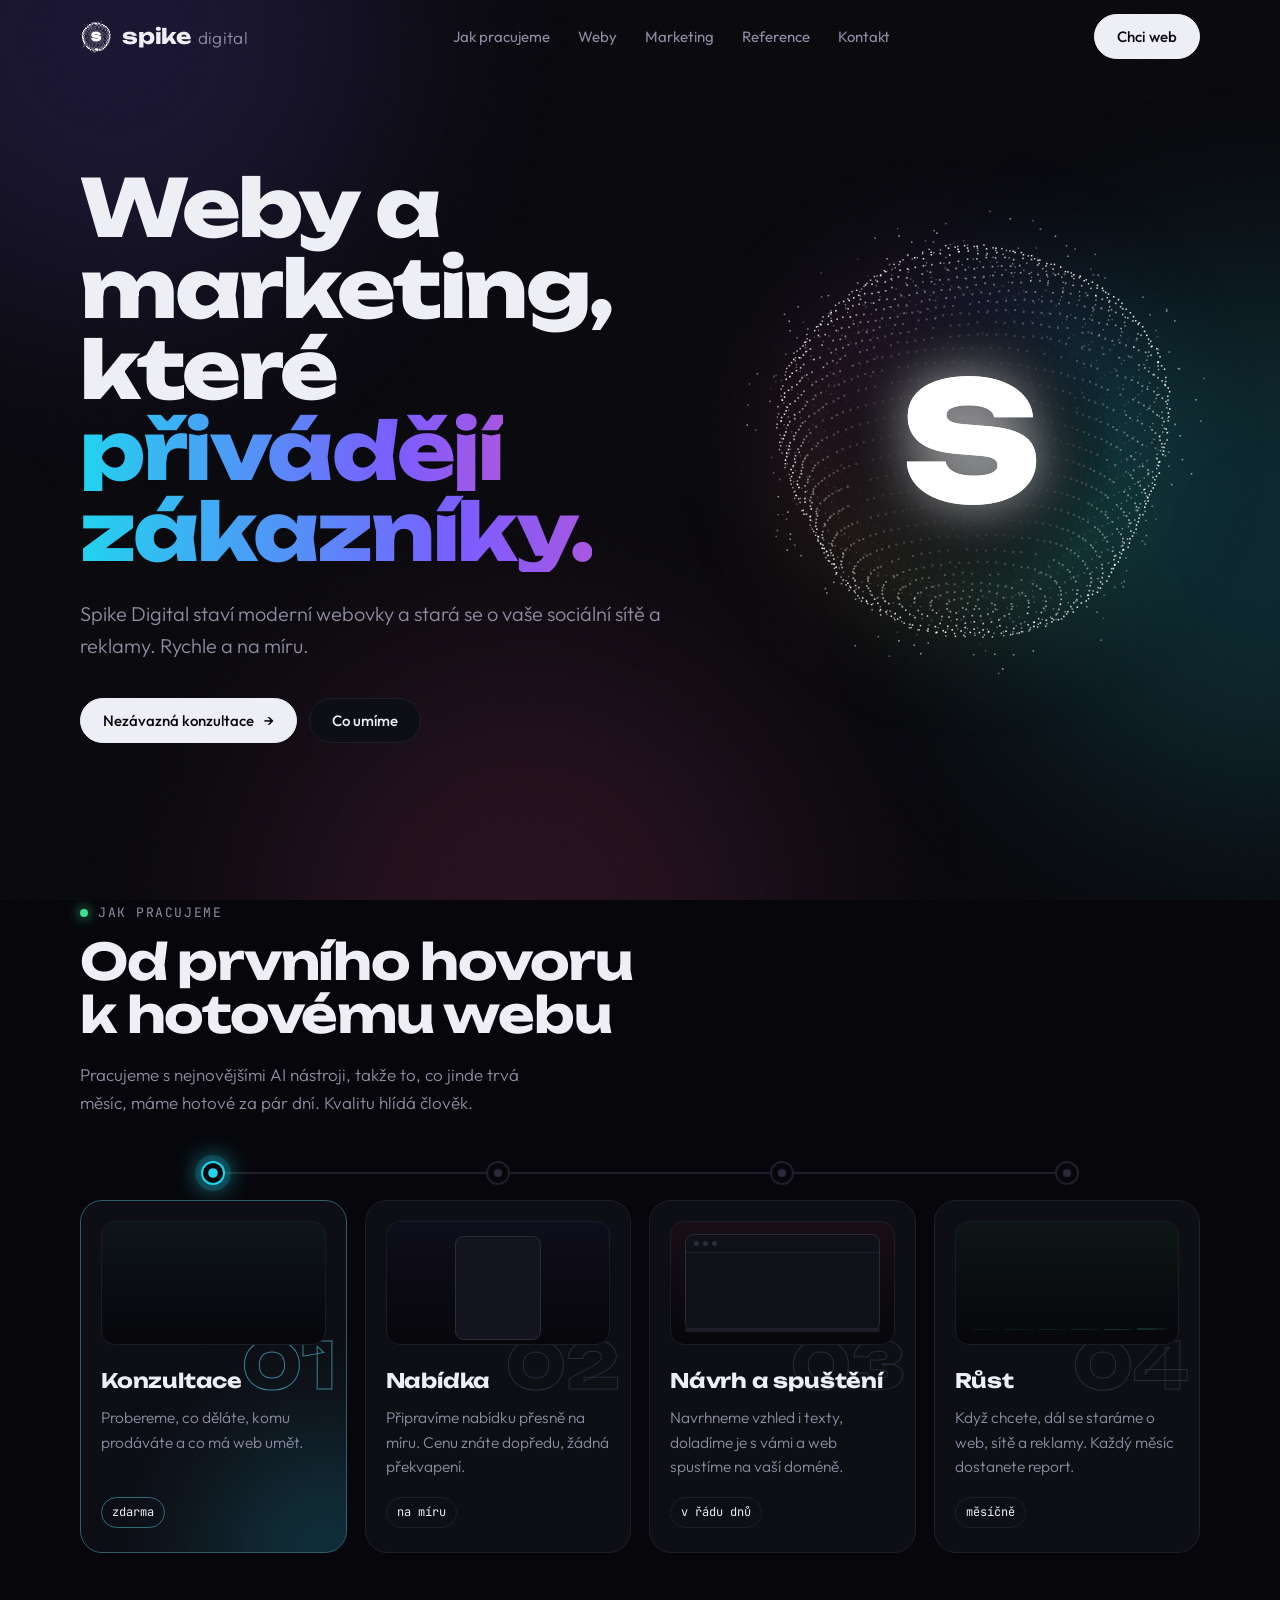
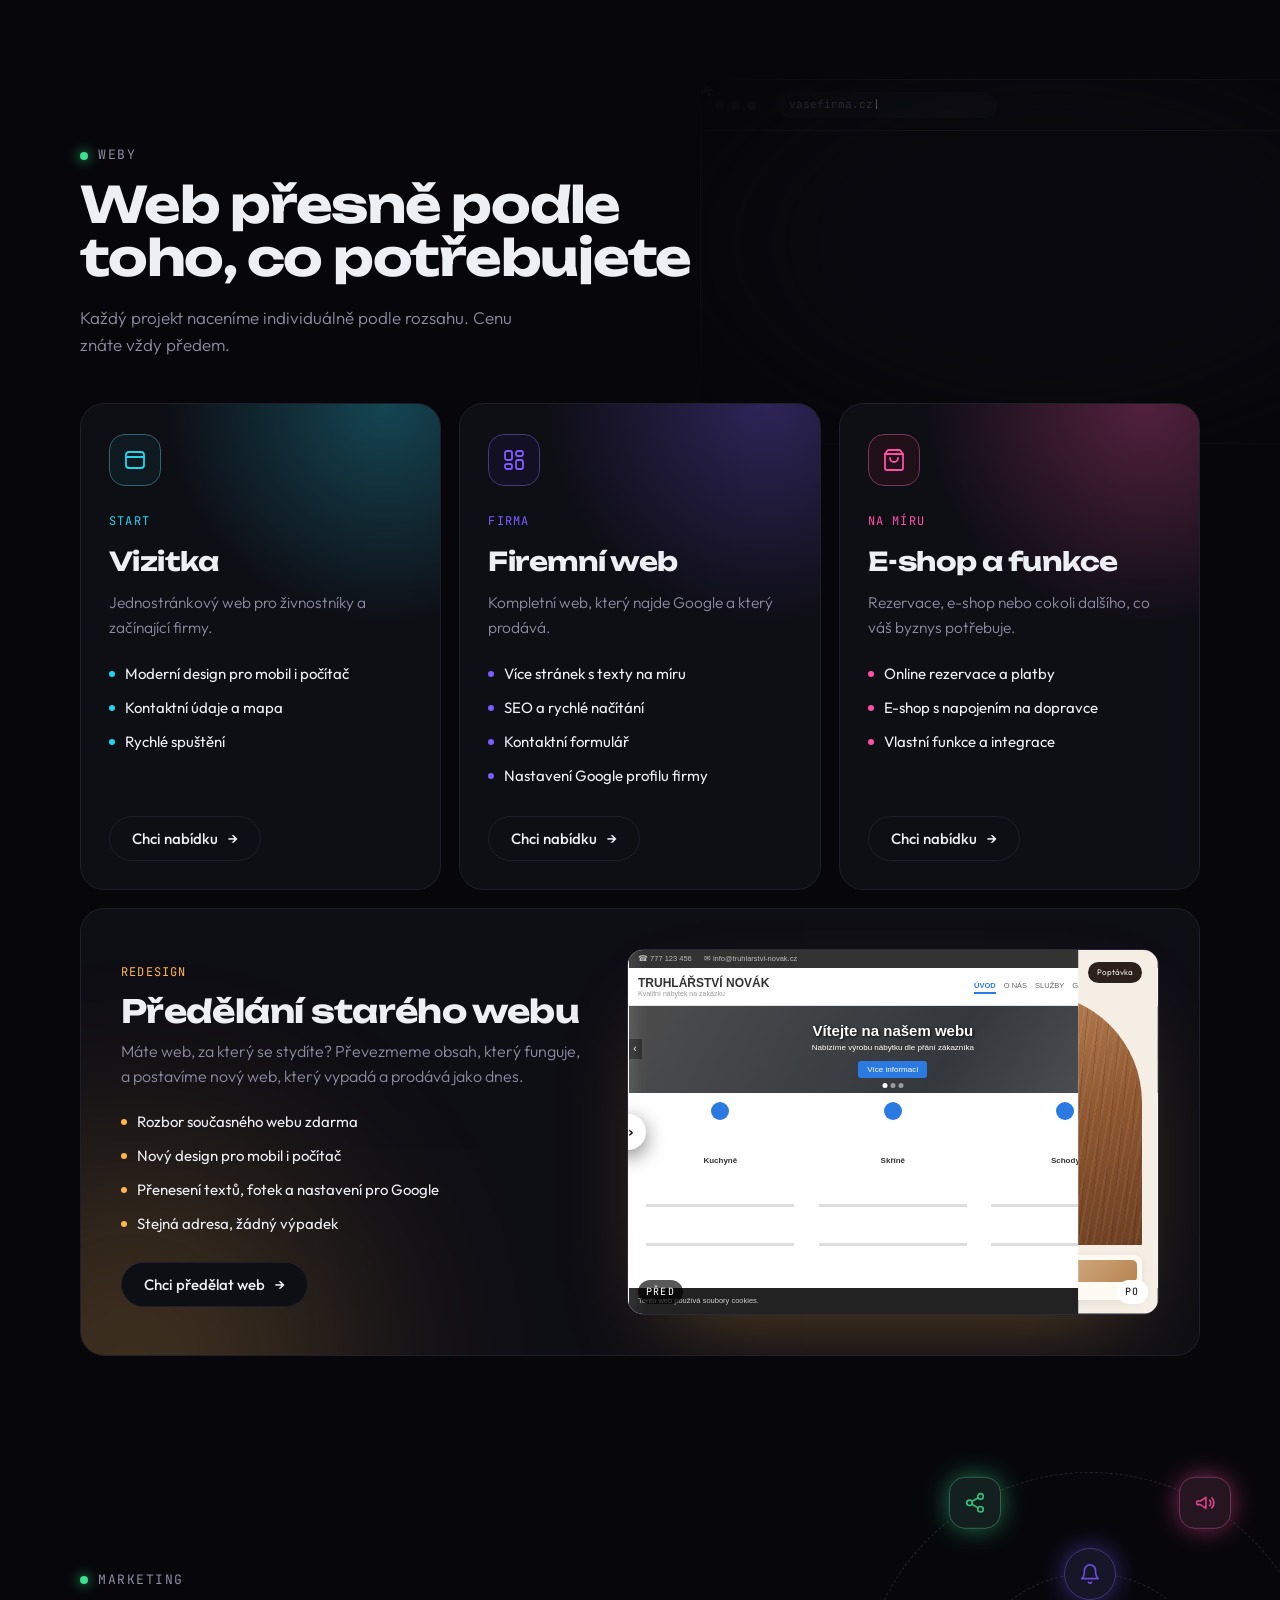
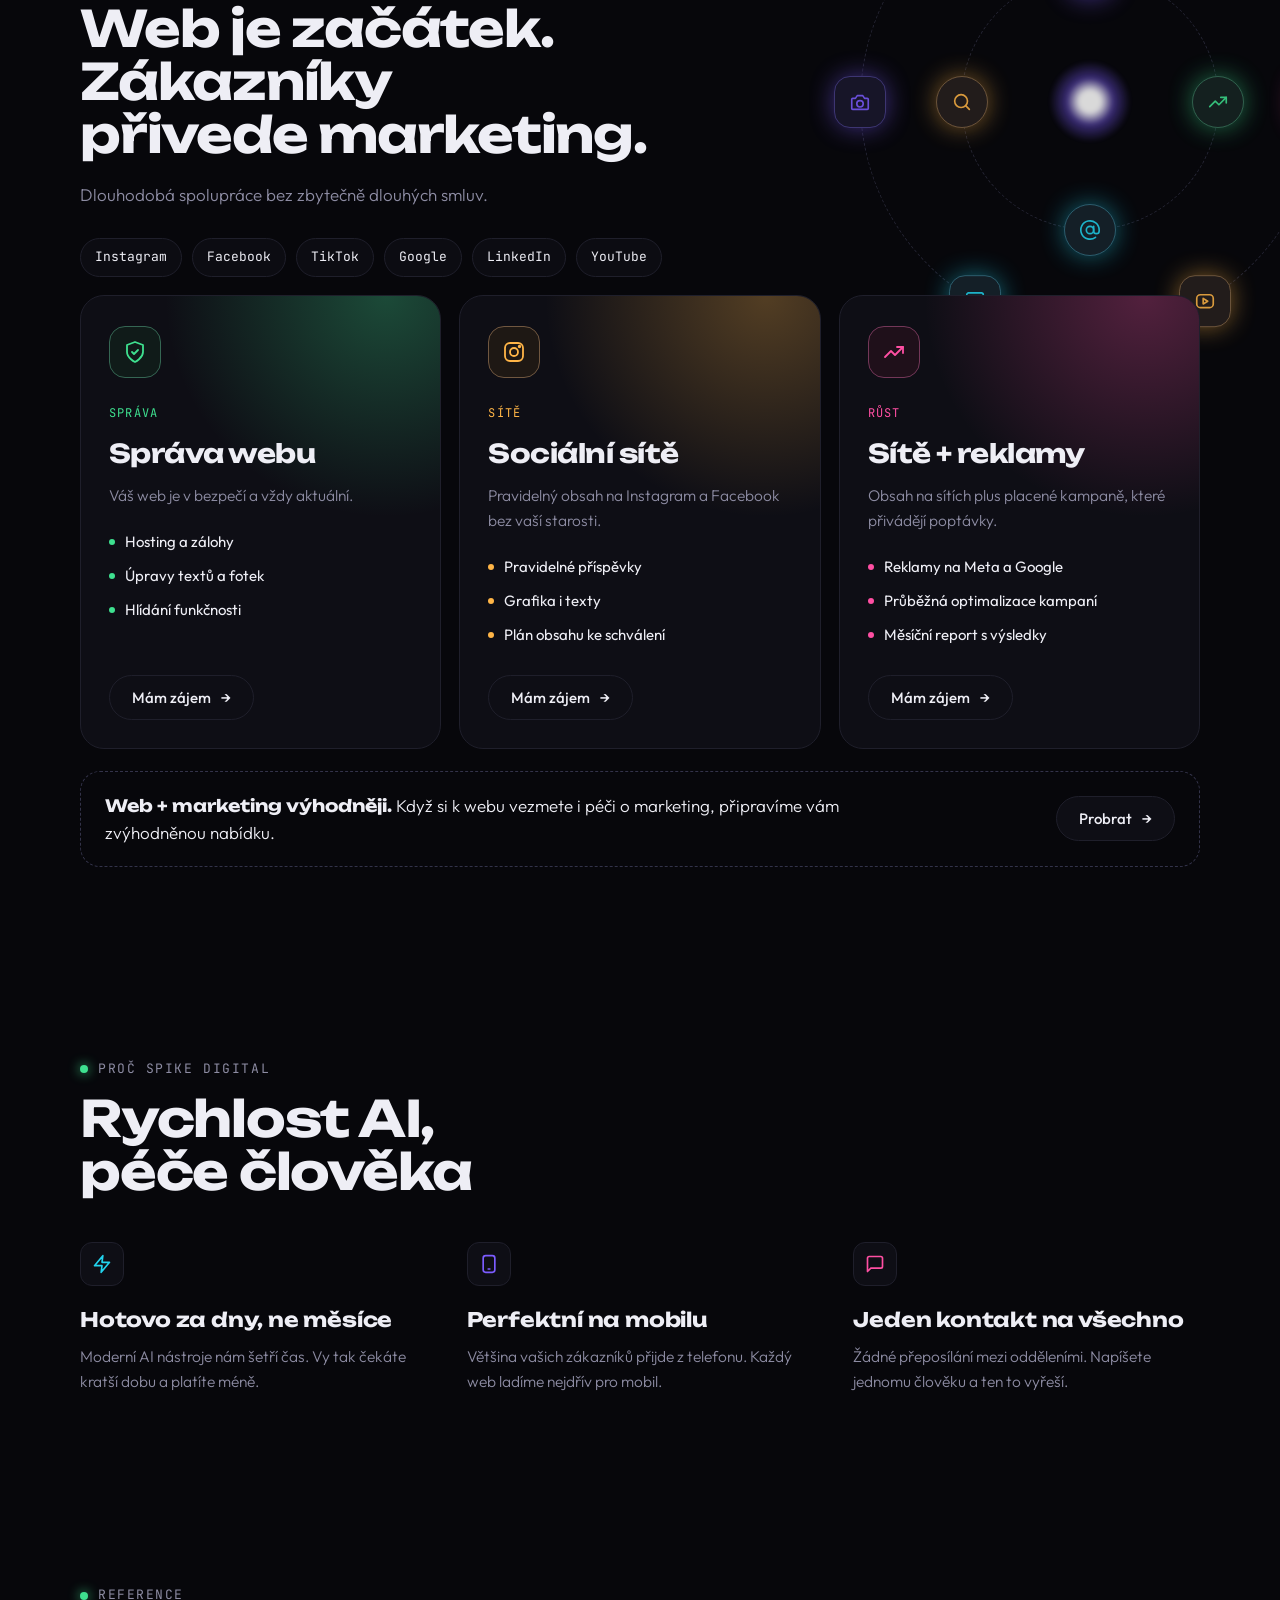
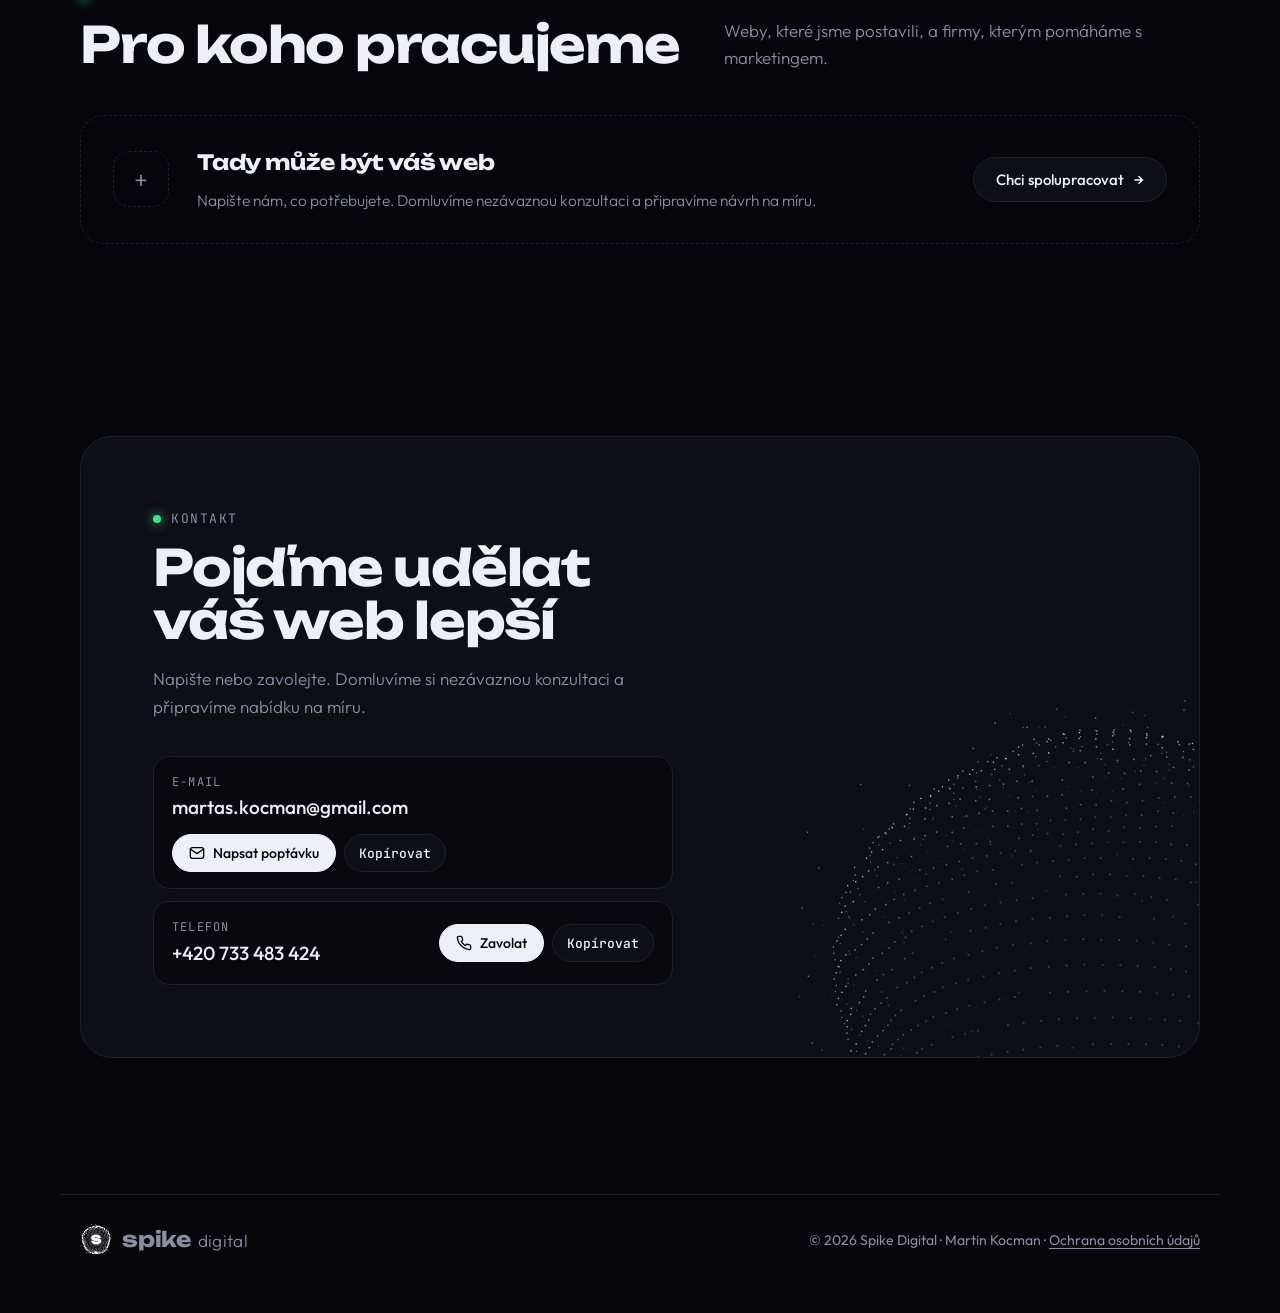
<file: index.html>
<!doctype html>
<html lang="cs">
<head>
<meta charset="utf-8">
<meta name="viewport" content="width=device-width,initial-scale=1,viewport-fit=cover">
<title>Spike Digital – weby a marketing</title>
<meta name="description" content="Tvorba moderních webů, předělání starých webů, správa sociálních sítí a reklamy pro malé firmy a živnostníky. Nezávazná konzultace zdarma.">
<style>:root{color-scheme:dark;padding-top:env(safe-area-inset-top,0px);padding-bottom:env(safe-area-inset-bottom,0px)}body{margin:0}img{max-width:100%}[hidden]{display:none!important}</style>
<link rel="preload" href="/fonts/unbounded.woff" as="font" type="font/woff" crossorigin>
<link rel="preload" href="/fonts/outfit.woff" as="font" type="font/woff" crossorigin>
<link rel="stylesheet" href="/fonts/fonts.css">
<link rel="icon" href="/favicon.svg" type="image/svg+xml">
<link rel="icon" href="/favicon-32.png" sizes="32x32" type="image/png">
<link rel="apple-touch-icon" href="/apple-touch-icon.png">
<meta name="theme-color" content="#07070b">
<link rel="canonical" href="https://spikedigital.cz/">
<meta property="og:type" content="website">
<meta property="og:site_name" content="Spike Digital">
<meta property="og:locale" content="cs_CZ">
<meta property="og:url" content="https://spikedigital.cz/">
<meta property="og:title" content="Spike Digital – weby a marketing">
<meta property="og:description" content="Moderní weby, sociální sítě a reklamy pro malé firmy a živnostníky. Rychle a na míru.">
<meta property="og:image" content="https://spikedigital.cz/og-image.jpg">
<meta property="og:image:width" content="1200">
<meta property="og:image:height" content="630">
<meta property="og:image:alt" content="Spike Digital – weby a marketing, které přivádějí zákazníky">
<meta name="twitter:card" content="summary_large_image">
</head>
<body>
<style>
/* Layout: dark stage with drifting light; glowing AI ring as hero centrepiece; service marquee; cards lit by a cursor-following glow */
:root{
  --bg:#07070b;
  --bg-2:#0e0e15;
  --line:#1f1f2b;
  --fg:#eeeef5;
  --muted:#8d8ca3;
  --c1:#7c5cff;
  --c2:#22d3ee;
  --c3:#ff4fa3;
  --c4:#ffb547;
  --c5:#3ee08f;
  --display:"Unbounded", "Arial Black", system-ui, sans-serif;
  --body:"Outfit", "Segoe UI", system-ui, -apple-system, sans-serif;
  --mono:"JetBrains Mono", ui-monospace, "SFMono-Regular", Menlo, monospace;
  --ring:conic-gradient(from var(--a,0deg), var(--c1), var(--c2), var(--c5), var(--c4), var(--c3), var(--c1));
  color-scheme:dark;
}
@property --a{syntax:"<angle>";inherits:false;initial-value:0deg}

*{box-sizing:border-box}
html{scroll-behavior:smooth}
body{
  background:var(--bg);color:var(--fg);
  font-family:var(--body);font-size:17px;line-height:1.6;font-weight:400;
  overflow-x:hidden;
}
.wrap{
  max-width:1160px;margin:0 auto;
  padding-left:max(20px, env(safe-area-inset-left,0px));
  padding-right:max(20px, env(safe-area-inset-right,0px));
}
a{color:inherit}
:focus-visible{outline:2px solid var(--c2);outline-offset:3px;border-radius:6px}

/* ---------- ambient background ---------- */
.ambient{position:fixed;inset:0;z-index:-1;overflow:hidden;pointer-events:none;contain:strict}
.blob{position:absolute;width:42vmax;height:42vmax;border-radius:50%;filter:blur(110px);opacity:.16;will-change:transform;transform:translateZ(0)}
.blob.b1{background:var(--c1);top:-18vmax;left:-12vmax;animation:drift1 22s ease-in-out infinite alternate}
.blob.b2{background:var(--c2);top:30vh;right:-20vmax;animation:drift2 26s ease-in-out infinite alternate}
.blob.b3{background:var(--c3);bottom:-22vmax;left:20vw;opacity:.12;animation:drift3 30s ease-in-out infinite alternate}
@keyframes drift1{to{transform:translate(18vw,22vh) scale(1.15)}}
@keyframes drift2{to{transform:translate(-22vw,-12vh) scale(.9)}}
@keyframes drift3{to{transform:translate(14vw,-26vh) scale(1.1)}}
.grain{position:absolute;inset:0;opacity:.05;background-image:url("data:image/svg+xml,%3Csvg xmlns='http://www.w3.org/2000/svg' width='160' height='160'%3E%3Cfilter id='n'%3E%3CfeTurbulence type='fractalNoise' baseFrequency='.9' numOctaves='2' stitchTiles='stitch'/%3E%3C/filter%3E%3Crect width='100%25' height='100%25' filter='url(%23n)'/%3E%3C/svg%3E")}

/* ---------- logo ring ---------- */
.ring{
  position:relative;aspect-ratio:1;border-radius:50%;
  background:var(--ring);
  -webkit-mask:radial-gradient(farthest-side, transparent calc(100% - var(--t,4px)), #000 calc(100% - var(--t,4px) + 1px));
          mask:radial-gradient(farthest-side, transparent calc(100% - var(--t,4px)), #000 calc(100% - var(--t,4px) + 1px));
  animation:spin 6s linear infinite;
}
@keyframes spin{to{--a:360deg}}
@keyframes rot{to{transform:rotate(360deg)}}

.logo{display:flex;align-items:center;gap:10px;text-decoration:none;font-family:var(--display);font-weight:700;font-size:21px;letter-spacing:-.01em}
.logo .wm{display:inline-flex;align-items:baseline;gap:.32em}
.logo .wm em{font-style:normal;font-family:var(--body);font-weight:300;font-size:.82em;letter-spacing:.02em;color:var(--muted)}
canvas.logo-mark{width:32px;height:32px;display:block}

/* ---------- nav ---------- */
header{position:relative;z-index:20}
nav{display:flex;align-items:center;justify-content:space-between;gap:16px;padding-block:14px}
nav ul{display:flex;gap:28px;list-style:none;margin:0;padding:0;font-size:15px;color:var(--muted)}
nav ul a{text-decoration:none;position:relative;transition:color .2s}
nav ul a::after{content:"";position:absolute;left:0;right:0;bottom:-4px;height:1px;background:var(--fg);transform:scaleX(0);transform-origin:right;transition:transform .6s cubic-bezier(.16,1,.3,1)}
nav ul a:hover{color:var(--fg)}
nav ul a:hover::after{transform:scaleX(1);transform-origin:left}
.btn{
  position:relative;overflow:hidden;isolation:isolate;
  display:inline-flex;align-items:center;gap:10px;
  font:500 15px/1 var(--body);text-decoration:none;cursor:pointer;
  padding:14px 22px;border-radius:999px;border:1px solid var(--line);
  background:var(--bg-2);color:var(--fg);transition:transform .5s cubic-bezier(.16,1,.3,1), border-color .5s, color .45s;
}
.btn::before{content:"";position:absolute;inset:0;z-index:-1;background:var(--fg);transform:translateY(101%);transition:transform .6s cubic-bezier(.16,1,.3,1)}
.btn:hover{border-color:var(--fg);color:var(--bg)}
.btn:hover::before{transform:translateY(0)}
.btn .arr{transition:transform .5s cubic-bezier(.16,1,.3,1)}
.btn:hover .arr{transform:translateX(4px)}
.btn-primary{background:var(--fg);color:var(--bg);border-color:var(--fg)}
.btn-primary::before{background:var(--ring);animation:spin 4s linear infinite}
.btn-primary:hover{color:#07070b}
@media (max-width:760px){ nav ul{display:none} }

/* ---------- hero ---------- */
.hero{position:relative;padding-block:72px 64px}
.hero-grid{display:grid;grid-template-columns:1.15fr .85fr;gap:40px;align-items:center}
.eyebrow{font-family:var(--mono);font-size:13px;letter-spacing:.12em;text-transform:uppercase;color:var(--muted);display:flex;align-items:center;gap:10px}
.eyebrow::before{content:"";width:8px;height:8px;border-radius:50%;background:var(--c5);box-shadow:0 0 12px var(--c5);animation:pulse 2s ease-in-out infinite}
@keyframes pulse{50%{box-shadow:0 0 2px var(--c5);opacity:.5}}
h1{
  font-family:var(--display);font-weight:800;
  font-size:clamp(36px, 6.2vw, 82px);line-height:1.02;letter-spacing:-.03em;
  margin:22px 0 26px;
}
h1 .w{display:inline-block;animation:rise 1.6s cubic-bezier(.16,1,.3,1) both;animation-delay:calc(var(--i) * 110ms)}
@keyframes rise{from{opacity:0;transform:translateY(30%)}}
h1 .grad{
  background:linear-gradient(90deg, var(--c2), var(--c1), var(--c3), var(--c4), var(--c2));
  background-size:300% 100%;
  -webkit-background-clip:text;background-clip:text;color:transparent;
  animation:rise 1.6s cubic-bezier(.16,1,.3,1) both, flow 12s linear infinite;
  animation-delay:calc(var(--i) * 110ms), 0s;
}
@keyframes flow{to{background-position:300% 0}}
.lead{font-size:clamp(17px,1.6vw,20px);font-weight:300;color:var(--muted);max-width:34em;margin:0 0 36px;animation:fade 1.6s .7s cubic-bezier(.16,1,.3,1) both}
.hero-ctas{display:flex;flex-wrap:wrap;gap:12px;animation:fade 1.6s .85s cubic-bezier(.16,1,.3,1) both}
@keyframes fade{from{opacity:0;transform:translateY(12px)}}

.orb{position:relative;width:min(100%, 440px);aspect-ratio:1;margin-inline:auto;animation:fade 2.2s .1s cubic-bezier(.16,1,.3,1) both}
.orb .halo{position:absolute;inset:10%;border-radius:50%;background:var(--ring);filter:blur(70px);opacity:.16;animation:spin 6s linear infinite, breathe 6s ease-in-out infinite}
@keyframes breathe{50%{opacity:.28;transform:scale(1.08)}}
.orb canvas{position:absolute;inset:-10%;width:120%;height:120%;display:block}

@media (max-width:860px){
  .hero{padding-block:36px 48px}
  .hero-grid{grid-template-columns:1fr}
  .orb{width:min(74%, 320px);order:-1}
}

/* ---------- marquee ---------- */
.marquee{border-block:1px solid var(--line);overflow:hidden;padding-block:22px;mask-image:linear-gradient(90deg,transparent,#000 10%,#000 90%,transparent);-webkit-mask-image:linear-gradient(90deg,transparent,#000 10%,#000 90%,transparent)}
.track{display:flex;width:max-content;animation:slide 48s linear infinite;will-change:transform}
.marquee:hover .track{animation-play-state:paused}
.track span{font-family:var(--display);font-weight:700;font-size:clamp(22px,3vw,38px);letter-spacing:-.02em;white-space:nowrap;padding-inline:28px;display:flex;align-items:center;gap:56px}
.track span::after{content:"";width:14px;height:14px;border-radius:50%;background:var(--ring);animation:spin 3s linear infinite}
.track span:nth-child(even){color:transparent;-webkit-text-stroke:1px #55546a}
@keyframes slide{to{transform:translateX(-50%)}}

/* ---------- sections ---------- */
section{padding-block:96px}
.sec-head{display:flex;flex-wrap:wrap;justify-content:space-between;align-items:end;gap:20px;margin-bottom:44px}
h2{font-family:var(--display);font-weight:700;font-size:clamp(28px,4vw,50px);line-height:1.06;letter-spacing:-.025em;margin:12px 0 0;text-wrap:balance;max-width:15em}
.sec-head p{color:var(--muted);font-weight:300;max-width:28em;margin:0}

/* scroll reveal: elements are visible at rest; JS only adds a settle-in motion */
.rv{transition:transform 1.1s cubic-bezier(.16,1,.3,1)}
.rv.pre{transform:translateY(22px)}

/* process: timeline that lights up on scroll */
.flow{position:relative;display:grid;grid-template-columns:repeat(4,1fr);gap:18px;padding-top:40px;--p:1}
.rail{position:absolute;left:12.5%;right:12.5%;top:12px;height:2px;background:var(--line);border-radius:2px}
.rail-fill{position:absolute;inset:0;border-radius:2px;transform-origin:left;transform:scaleX(var(--p));
  background:linear-gradient(90deg,var(--c2),var(--c1),var(--c3),var(--c5));box-shadow:0 0 16px rgba(124,92,255,.7);transition:transform .25s linear}
.fstep{position:relative;min-width:0}
.node{position:absolute;top:-39px;left:50%;margin-left:-12px;width:24px;height:24px;border-radius:50%;border:2px solid var(--line);background:var(--bg);
  display:grid;place-items:center;transition:border-color .9s, box-shadow .9s}
.node span{width:8px;height:8px;border-radius:50%;background:#2a2a3a;transition:background .9s, transform .9s cubic-bezier(.16,1,.3,1)}
.fstep.on .node{border-color:var(--g);box-shadow:0 0 0 6px color-mix(in oklab,var(--g) 16%,transparent),0 0 26px var(--g)}
.fstep.on .node span{background:var(--g);transform:scale(1.2)}
.fcard{position:relative;overflow:hidden;isolation:isolate;height:100%;display:flex;flex-direction:column;border:1px solid var(--line);border-radius:22px;background:var(--bg-2);padding:20px 20px 24px;
  transition:border-color .9s, transform .9s cubic-bezier(.16,1,.3,1)}
.fcard::before{content:"";position:absolute;z-index:-1;width:220px;height:220px;border-radius:50%;right:-90px;bottom:-110px;background:var(--g);filter:blur(70px);opacity:0;transition:opacity 1.2s}
.fstep.on .fcard{border-color:color-mix(in oklab,var(--g) 38%,var(--line))}
.fstep.on .fcard::before{opacity:.22}
.fcard:hover{transform:translateY(-5px)}
.big{position:absolute;z-index:-1;right:10px;top:132px;font-family:var(--display);font-weight:800;font-size:64px;line-height:1;color:transparent;
  -webkit-text-stroke:1px #2a2a3c;transition:-webkit-text-stroke-color .9s}
.fstep.on .big{-webkit-text-stroke-color:color-mix(in oklab,var(--g) 55%,#2a2a3c)}
.fcard h3{font-family:var(--display);font-weight:700;font-size:20px;letter-spacing:-.01em;margin:0 0 8px}
.fcard p{margin:0 0 18px;color:var(--muted);font-weight:300;font-size:15.5px}
.fcard .time{display:inline-block;align-self:flex-start;margin-top:auto;font-family:var(--mono);font-size:12px;padding:5px 10px;border-radius:999px;border:1px solid var(--line);color:var(--fg);transition:border-color .9s}
.fstep.on .time{border-color:color-mix(in oklab,var(--g) 45%,var(--line))}

.viz{position:relative;height:124px;margin-bottom:20px;border-radius:14px;overflow:hidden;
  background:linear-gradient(180deg,color-mix(in oklab,var(--g) 9%,var(--bg)),var(--bg));border:1px solid #1c1c28}
/* 1 chat */
.bub{position:absolute;max-width:80%;font-size:12px;line-height:1.3;padding:7px 11px;border-radius:12px;white-space:nowrap;
  animation:bubin 7s cubic-bezier(.16,1,.3,1) infinite both}
.bub.l{left:10px;background:#1d1d2a;border-bottom-left-radius:4px}
.bub.r{right:10px;background:var(--g);color:#07070b;font-weight:500;border-bottom-right-radius:4px}
.bub:nth-child(1){top:12px;animation-delay:0s}
.bub:nth-child(2){top:48px;animation-delay:1.2s}
.bub:nth-child(3){top:84px;animation-delay:2.4s;display:flex;gap:4px;padding:10px 12px}
.bub i{width:5px;height:5px;border-radius:50%;background:var(--muted);animation:dot 1.2s ease-in-out infinite}
.bub i:nth-child(2){animation-delay:.15s}.bub i:nth-child(3){animation-delay:.3s}
@keyframes bubin{0%{opacity:0;transform:translateY(10px) scale(.94)}8%,84%{opacity:1;transform:none}94%,100%{opacity:0;transform:translateY(-4px)}}
@keyframes dot{40%{transform:translateY(-4px);opacity:1}0%,80%,100%{opacity:.4}}
/* 2 offer document */
.doc{position:absolute;left:50%;top:14px;width:86px;height:104px;margin-left:-43px;border-radius:8px;background:#14141e;border:1px solid #2a2a3a;padding:14px 12px;display:grid;gap:7px;align-content:start}
.doc .dl{height:6px;border-radius:3px;background:#2c2c3e;transform-origin:left;animation:grow 7s cubic-bezier(.16,1,.3,1) infinite both}
.doc .dl.h{height:8px;width:60%;background:color-mix(in oklab,var(--g) 60%,#2c2c3e)}
.doc .dl:nth-child(2){animation-delay:.3s}.doc .dl:nth-child(3){animation-delay:.5s;width:85%}.doc .dl:nth-child(4){animation-delay:.7s}.doc .dl:nth-child(5){animation-delay:.9s;width:70%}
@keyframes grow{0%{transform:scaleX(0);opacity:0}10%,86%{transform:none;opacity:1}96%,100%{opacity:0}}
.stamp{position:absolute;left:50%;top:62px;margin-left:16px;width:46px;height:46px;border-radius:50%;background:var(--bg);border:2px solid var(--g);display:grid;place-items:center;
  box-shadow:0 0 22px -2px var(--g);animation:stamp 7s cubic-bezier(.34,1.56,.64,1) infinite both}
.stamp svg{width:22px;height:22px}
.stamp path{stroke-dasharray:24;animation:draw 7s ease infinite both}
@keyframes stamp{0%,20%{opacity:0;transform:scale(1.6) rotate(-14deg)}28%,86%{opacity:1;transform:rotate(-8deg)}96%,100%{opacity:0}}
@keyframes draw{0%,28%{stroke-dashoffset:24}40%,100%{stroke-dashoffset:0}}
/* 3 build + launch */
.mini{position:absolute;inset:12px 14px;border-radius:9px;border:1px solid #2a2a3a;background:#101018;overflow:hidden}
.mini .mb{display:flex;gap:4px;padding:6px 8px;border-bottom:1px solid #22222f}
.mini .mb i{width:5px;height:5px;border-radius:50%;background:#2c2c3c}
.mini .mc{display:grid;grid-template-columns:1.2fr .8fr;gap:6px;padding:9px}
.mini .blk{height:8px;border-radius:3px;background:#2a2a3a;animation:grow 7s cubic-bezier(.16,1,.3,1) infinite both;transform-origin:left}
.mini .blk.t{grid-column:1;height:10px;background:#d9d9ea}
.mini .blk.img{grid-column:2;grid-row:1/4;height:auto;background:linear-gradient(135deg,color-mix(in oklab,var(--g) 60%,#16162a),#16162a);animation-delay:.6s}
.mini .blk:nth-child(2){animation-delay:.3s;width:75%}.mini .blk:nth-child(3){animation-delay:.45s;width:55%;height:12px;border-radius:6px;background:var(--g)}
.load{position:absolute;left:14px;right:14px;bottom:12px;height:4px;border-radius:2px;background:#1d1d2a;overflow:hidden}
.load b{position:absolute;inset:0;background:var(--g);transform-origin:left;animation:load 7s cubic-bezier(.65,0,.35,1) infinite both}
@keyframes load{0%,10%{transform:scaleX(0)}55%,88%{transform:scaleX(1)}96%,100%{transform:scaleX(1);opacity:0}}
.live{position:absolute;right:22px;top:34px;display:flex;align-items:center;gap:6px;font-family:var(--mono);font-size:11px;padding:4px 9px;border-radius:999px;background:#07070b;border:1px solid #1f4a35;color:#3ee08f;
  animation:live 7s cubic-bezier(.34,1.56,.64,1) infinite both}
.live::before{content:"";width:6px;height:6px;border-radius:50%;background:#3ee08f;box-shadow:0 0 8px #3ee08f}
@keyframes live{0%,56%{opacity:0;transform:scale(.6)}62%,88%{opacity:1;transform:none}96%,100%{opacity:0}}
/* 4 growth */
.bars{position:absolute;left:16px;right:16px;bottom:14px;top:18px;display:flex;align-items:flex-end;gap:8px}
.bars i{flex:1;border-radius:5px 5px 2px 2px;background:linear-gradient(180deg,var(--g),color-mix(in oklab,var(--g) 25%,#1d1d2a));height:var(--h);
  transform-origin:bottom;animation:bar 7s cubic-bezier(.16,1,.3,1) infinite both}
@keyframes bar{0%{transform:scaleY(0)}12%,86%{transform:none}96%,100%{transform:scaleY(.02);opacity:.3}}
.trend{position:absolute;inset:14px 16px;width:calc(100% - 32px);height:calc(100% - 28px);overflow:visible}
.trend path{fill:none;stroke:#fff;stroke-width:2;stroke-linecap:round;stroke-linejoin:round;stroke-dasharray:260;filter:drop-shadow(0 0 6px rgba(255,255,255,.6));animation:trend 7s ease infinite both}
@keyframes trend{0%,22%{stroke-dashoffset:260}55%,86%{stroke-dashoffset:0}96%,100%{stroke-dashoffset:0;opacity:0}}

@media (max-width:980px) and (min-width:861px){.flow{gap:12px}.fcard{padding:16px 16px 20px}.bub{font-size:11px}}
@media (max-width:860px){
  .flow{grid-template-columns:1fr;padding-top:0;padding-left:44px;gap:16px}
  .rail{left:11px;right:auto;top:20px;bottom:20px;width:2px;height:auto}
  .rail-fill{transform-origin:top;transform:scaleY(var(--p));transition:transform .25s linear}
  .node{top:24px;left:-44px;margin-left:0}
}

/* glow cards */
.cards{display:grid;grid-template-columns:repeat(3,1fr);gap:18px}
.card{
  --mx:85%;--my:0%;
  position:relative;isolation:isolate;overflow:hidden;
  border:1px solid var(--line);border-radius:24px;
  background:var(--bg-2);padding:30px 28px 28px;
  display:flex;flex-direction:column;min-width:0;
  transition:border-color .6s, transform .8s cubic-bezier(.16,1,.3,1);
}
.card::before{
  content:"";position:absolute;z-index:-1;inset:0;
  background:radial-gradient(340px circle at var(--mx) var(--my), color-mix(in oklab, var(--glow) 38%, transparent), transparent 65%);
  opacity:.75;transition:opacity .8s;
}
.card::after{
  content:"";position:absolute;z-index:-1;inset:0;border-radius:inherit;padding:1px;
  background:radial-gradient(260px circle at var(--mx) var(--my), var(--glow), transparent 70%);
  -webkit-mask:linear-gradient(#000 0 0) content-box, linear-gradient(#000 0 0);
  -webkit-mask-composite:xor;mask-composite:exclude;opacity:0;transition:opacity .8s;
}
.card:hover{transform:translateY(-4px)}
.card:hover::before{opacity:1}
.card:hover::after{opacity:1}
.card .icon{width:52px;height:52px;border-radius:16px;display:grid;place-items:center;border:1px solid color-mix(in oklab, var(--glow) 40%, var(--line));background:color-mix(in oklab, var(--glow) 12%, var(--bg));margin-bottom:26px;transition:transform .9s cubic-bezier(.16,1,.3,1)}
.card:hover .icon{transform:rotate(-8deg) scale(1.08)}
.card .icon svg{width:24px;height:24px}
.card .tag{font-family:var(--mono);font-size:12px;letter-spacing:.1em;text-transform:uppercase;color:var(--glow)}
.card h3{font-family:var(--display);font-weight:700;font-size:26px;letter-spacing:-.02em;margin:10px 0 8px}
.card .desc{color:var(--muted);font-weight:300;font-size:15.5px;margin:0}
.card ul{list-style:none;padding:0;margin:22px 0 0;display:grid;gap:10px;font-size:15px}
.card li{display:flex;gap:10px;align-items:baseline}
.card li::before{content:"";flex:none;width:6px;height:6px;border-radius:50%;background:var(--glow);transform:translateY(-2px)}
.card .foot{margin-top:auto;padding-top:28px}
@media (max-width:900px){.cards{grid-template-columns:1fr}}

.note{
  margin-top:22px;display:flex;flex-wrap:wrap;align-items:center;justify-content:space-between;gap:16px;
  border:1px dashed #33334a;border-radius:20px;padding:20px 24px;
}
.note p{margin:0;max-width:44em;font-weight:300}
.note strong{font-family:var(--display);font-weight:700;font-weight:700}

/* why */
.why{display:grid;grid-template-columns:repeat(3,1fr);gap:40px}
.why h3{font-family:var(--display);font-weight:700;font-size:20px;letter-spacing:-.01em;margin:0 0 8px}
.why p{margin:0;color:var(--muted);font-weight:300;font-size:15.5px}
.why .ico{width:44px;height:44px;margin-bottom:18px;border-radius:12px;border:1px solid var(--line);display:grid;place-items:center;background:var(--bg-2)}
.why .ico svg{width:20px;height:20px}
.why > div:hover .ico svg{animation:wiggle 1.1s cubic-bezier(.45,0,.55,1)}
@keyframes wiggle{40%{transform:rotate(-8deg) scale(1.1)}}
@media (max-width:800px){.why{grid-template-columns:1fr;gap:28px}}
/* REFERENCE */
.refs{display:grid;grid-template-columns:repeat(3,1fr);gap:20px}
.ref{--g:var(--c1);position:relative;display:flex;flex-direction:column;min-height:250px;padding:26px 26px 24px;border:1px solid var(--line);border-radius:24px;background:var(--bg-2);text-decoration:none;color:var(--fg);transition:border-color .6s,transform .7s cubic-bezier(.16,1,.3,1)}
a.ref:hover{border-color:color-mix(in oklab,var(--g) 50%,var(--line));transform:translateY(-4px)}
.ref-top{display:flex;align-items:center;justify-content:space-between;gap:12px;margin-bottom:26px}
.ref-logo{width:56px;height:56px;border-radius:16px;display:grid;place-items:center;overflow:hidden;font-family:var(--display);font-weight:700;font-size:19px;letter-spacing:-.02em;color:var(--g);border:1px solid color-mix(in oklab,var(--g) 40%,var(--line));background:color-mix(in oklab,var(--g) 12%,var(--bg))}
.ref-logo img{width:100%;height:100%;object-fit:contain;padding:8px;background:#fff}
.ref-kind{font-family:var(--mono);font-size:11.5px;letter-spacing:.08em;text-transform:uppercase;color:var(--muted)}
.ref h3{font-family:var(--display);font-weight:700;font-size:21px;letter-spacing:-.01em;margin:0 0 8px}
.ref p{margin:0 0 18px;color:var(--muted);font-weight:300;font-size:15.5px}
.ref-tags{display:flex;flex-wrap:wrap;gap:6px;margin-top:auto}
.ref-tags span{font-family:var(--mono);font-size:12px;padding:5px 10px;border-radius:999px;border:1px solid var(--line)}
.ref-url{margin-top:16px;font-size:14.5px;color:var(--muted);transition:color .3s}
a.ref:hover .ref-url{color:var(--fg)}
.ref-add{align-items:flex-start;justify-content:center;border-style:dashed;background:transparent}
.ref-add .plus{width:56px;height:56px;border-radius:16px;border:1px dashed var(--line);display:grid;place-items:center;margin-bottom:22px;color:var(--muted);font-size:26px;font-weight:300}
.ref-add .btn{margin-top:6px}
.refs:not(:has(.ref:not(.ref-add))) .ref-add{grid-column:1/-1;min-height:0;flex-direction:row;flex-wrap:wrap;align-items:center;justify-content:flex-start;gap:22px 28px;padding:30px 32px}
.refs:not(:has(.ref:not(.ref-add))) .ref-add .plus{margin:0}
.refs:not(:has(.ref:not(.ref-add))) .ref-add .txt{flex:1 1 320px}
.refs:not(:has(.ref:not(.ref-add))) .ref-add p{margin:0}
.refs:not(:has(.ref:not(.ref-add))) .ref-add .btn{margin:0}
@media (max-width:900px){.refs{grid-template-columns:1fr 1fr}}
@media (max-width:600px){.refs{grid-template-columns:1fr}.ref{min-height:0}}
@media (prefers-reduced-motion:reduce){a.ref:hover{transform:none}}


/* contact */
.contact{
  position:relative;overflow:hidden;isolation:isolate;
  border:1px solid var(--line);border-radius:32px;padding:clamp(32px,6vw,72px);
  background:var(--bg-2);
}
.contact .bg-orb{position:absolute;z-index:-1;width:640px;height:640px;right:-230px;bottom:-270px;opacity:.75;display:block}
.contact h2{max-width:12em}
.contact > p{color:var(--muted);font-weight:300;max-width:30em;margin:18px 0 36px}
.cinfo{display:grid;gap:12px;max-width:520px}
.crow{
  display:flex;align-items:center;justify-content:space-between;gap:12px;flex-wrap:wrap;
  padding:16px 18px;border-radius:16px;border:1px solid var(--line);background:color-mix(in oklab, var(--bg) 70%, transparent);
  transition:border-color .3s;
}
.crow:hover{border-color:#3a3a4f}
.crow .lbl{font-family:var(--mono);font-size:12px;letter-spacing:.1em;text-transform:uppercase;color:var(--muted);display:block}
.crow .val{font-size:19px;font-weight:500;user-select:all;word-break:break-all}
.copy{font:500 13px var(--mono);padding:8px 14px;border-radius:999px;border:1px solid var(--line);background:var(--bg-2);color:var(--fg);cursor:pointer;transition:border-color .2s}
.copy:hover{border-color:var(--fg)}


/* ---------- section backgrounds ---------- */
#weby,#marketing{position:relative;overflow:hidden;isolation:isolate}
.bgviz{position:absolute;z-index:-1;pointer-events:none}

/* web being built */
.build{top:30px;right:-60px;width:640px;opacity:.5;
  -webkit-mask-image:radial-gradient(ellipse 70% 70% at 55% 45%,#000 45%,transparent 100%);
          mask-image:radial-gradient(ellipse 70% 70% at 55% 45%,#000 45%,transparent 100%);
  animation:float 12s ease-in-out infinite}
@keyframes float{50%{transform:translateY(-14px)}}
.win{position:relative;border:1px solid #2a2a3a;border-radius:16px;background:#0b0b12;overflow:hidden;box-shadow:0 40px 120px -40px rgba(124,92,255,.45)}
.win .bar{display:flex;align-items:center;gap:7px;padding:12px 14px;border-bottom:1px solid #22222f}
.win .bar i{width:9px;height:9px;border-radius:50%;background:#2c2c3c}
.win .url{margin-left:14px;font-family:var(--mono);font-size:11px;color:var(--muted);padding:4px 12px;border-radius:999px;background:#14141e;flex:1;max-width:220px}
.win .url::after{content:"";display:inline-block;width:1px;height:10px;background:var(--fg);margin-left:3px;vertical-align:-1px;animation:blink 1s steps(1) infinite}
@keyframes blink{50%{opacity:0}}
.page{display:grid;grid-template-columns:1.1fr .9fr;gap:12px 18px;padding:18px 20px 22px}
.b{border-radius:8px;background:#1d1d2a;animation:build 10s cubic-bezier(.16,1,.3,1) infinite both;animation-delay:calc(var(--d)*1s)}
@keyframes build{0%{opacity:0;transform:translateY(10px) scaleX(.6)}8%,82%{opacity:1;transform:none}92%,100%{opacity:0;transform:translateY(-6px)}}
.b.nav{grid-column:1/-1;display:flex;align-items:center;gap:14px;background:none;height:22px;transform-origin:left}
.b.nav .lg{width:22px;height:22px;border-radius:50%;border:2px solid #cfcfe0}
.b.nav .ln{width:46px;height:7px;border-radius:4px;background:#2a2a3a}
.b.nav .ln:first-of-type{margin-left:auto}
.b.h1{grid-column:1;height:22px;transform-origin:left;background:linear-gradient(90deg,#d9d9ea,#8a85b0)}
.b.h1.short{width:70%}
.b.tx{grid-column:1;height:8px;background:#2a2a3a;transform-origin:left}
.b.tx.s{width:80%}
.b.cta{grid-column:1;width:110px;height:28px;border-radius:999px;background:linear-gradient(90deg,var(--c1),var(--c2));transform-origin:left}
.b.img{grid-column:2;grid-row:2/7;border-radius:12px;min-height:150px;background:
  radial-gradient(circle at 30% 30%,rgba(34,211,238,.55),transparent 55%),
  radial-gradient(circle at 75% 70%,rgba(255,79,163,.5),transparent 55%),#16162a;transform-origin:center}
.row3{grid-column:1/-1;display:grid;grid-template-columns:repeat(3,1fr);gap:12px;margin-top:6px}
.b.card{height:70px;border-radius:10px;background:#161622;border:1px solid #262636}
.cursor{position:absolute;width:16px;height:16px;left:0;top:0;animation:cur 10s cubic-bezier(.65,0,.35,1) infinite}
.cursor::before{content:"";position:absolute;inset:0;background:#fff;clip-path:polygon(0 0,0 100%,30% 72%,52% 100%,64% 94%,44% 66%,80% 66%);filter:drop-shadow(0 2px 4px rgba(0,0,0,.6))}
.cursor::after{content:"";position:absolute;left:-10px;top:-10px;width:20px;height:20px;border-radius:50%;border:2px solid var(--c2);opacity:0;animation:clk 10s infinite}
@keyframes cur{0%{transform:translate(520px,300px)}18%{transform:translate(130px,180px)}30%{transform:translate(130px,180px)}48%{transform:translate(420px,160px)}62%{transform:translate(420px,160px)}80%{transform:translate(260px,300px)}100%{transform:translate(520px,300px)}}
@keyframes clk{20%{opacity:0;transform:scale(.4)}22%{opacity:1}28%{opacity:0;transform:scale(1.6)}50%{opacity:0;transform:scale(.4)}52%{opacity:1}58%{opacity:0;transform:scale(1.6)}}

/* social orbit */
.social{top:20px;right:-40px;width:460px;height:460px;opacity:.85}
.orbit-c{position:absolute;border:1px dashed #2a2a3a;border-radius:50%;animation:rot 46s linear infinite}
.orbit-c.o1{inset:0}
.orbit-c.o2{inset:22%;animation-duration:32s;animation-direction:reverse}
@keyframes rot{to{transform:rotate(360deg)}}
.ic{position:absolute;left:50%;top:50%;width:52px;height:52px;margin:-26px 0 0 -26px;
  transform:rotate(calc(var(--k)*1turn/var(--n))) translateX(var(--r)) rotate(calc(var(--k)*-1turn/var(--n)))}
.ic > span{display:grid;place-items:center;width:100%;height:100%;border-radius:16px;
  background:color-mix(in oklab,var(--g) 14%,#0d0d14);border:1px solid color-mix(in oklab,var(--g) 45%,#22222f);
  box-shadow:0 0 30px -6px var(--g);animation:rot 46s linear infinite reverse}
.o2 .ic > span{animation-duration:32s;animation-direction:normal;border-radius:50%}
.ic svg{width:22px;height:22px;animation:bob 4s ease-in-out infinite;animation-delay:calc(var(--k)*-.7s)}
@keyframes bob{50%{transform:translateY(-3px) scale(1.08)}}
.o1{--r:230px;--n:6}
.o2{--r:128px;--n:4}
.hub{position:absolute;inset:41%;border-radius:50%;background:radial-gradient(circle,#ffffff 0 18%,rgba(124,92,255,.5) 40%,transparent 70%);filter:blur(2px);animation:breathe 6s ease-in-out infinite}
.pop{position:absolute;white-space:nowrap;font-size:13px;font-weight:500;padding:9px 14px;border-radius:14px;
  background:rgba(20,20,30,.85);border:1px solid #2a2a3a;backdrop-filter:blur(6px);-webkit-backdrop-filter:blur(6px);
  display:flex;align-items:center;gap:8px;animation:popup 9s cubic-bezier(.16,1,.3,1) infinite both;animation-delay:calc(var(--d)*1s)}
.pop b{width:8px;height:8px;border-radius:50%;background:var(--g);box-shadow:0 0 10px var(--g)}
@keyframes popup{0%{opacity:0;transform:translateY(24px) scale(.9)}10%,60%{opacity:1;transform:none}75%,100%{opacity:0;transform:translateY(-30px) scale(.96)}}

.platforms{display:flex;flex-wrap:wrap;gap:10px;margin:-14px 0 40px}
.platforms span{font-family:var(--mono);font-size:13px;padding:8px 14px;border-radius:999px;border:1px solid var(--line);background:color-mix(in oklab,var(--bg-2) 80%,transparent);
  animation:chip 6s ease-in-out infinite;animation-delay:calc(var(--i)*-1s)}
@keyframes chip{50%{transform:translateY(-4px);border-color:#3a3a50}}

@media (max-width:760px){
  .build{width:440px;right:-200px;top:10px;opacity:.28}
  .social{width:340px;height:340px;right:-150px;top:0;opacity:.45}
  .o1{--r:170px}.o2{--r:95px}
  .pop{display:none}
}


/* ---------- contact actions + inquiry modal ---------- */
.crow .val{font-size:clamp(16px,4.4vw,19px);word-break:normal;overflow-wrap:anywhere}
.crow a.val{text-decoration:none;color:var(--fg)}
.crow .acts{display:flex;gap:8px;flex-wrap:wrap}
.act{display:inline-flex;align-items:center;gap:8px;font:500 14px/1 var(--body);padding:10px 16px;border-radius:999px;cursor:pointer;text-decoration:none;
  border:1px solid var(--fg);background:var(--fg);color:var(--bg);transition:transform .5s cubic-bezier(.16,1,.3,1), box-shadow .5s}
.act:hover{transform:translateY(-2px);box-shadow:0 10px 30px -10px rgba(255,255,255,.5)}
.act svg{width:16px;height:16px}

[hidden]{display:none!important}
dialog.inq{padding:0;border:0;background:transparent;color:var(--fg);width:min(500px,calc(100vw - 24px));max-width:none;max-height:calc(100dvh - 24px);overflow:visible}
dialog.inq::backdrop{background:rgba(4,4,8,.7);backdrop-filter:blur(14px);-webkit-backdrop-filter:blur(14px)}
dialog.inq[open]{animation:inqIn .8s cubic-bezier(.16,1,.3,1)}
dialog.inq[open]::backdrop{animation:fadeBd .6s ease}
@keyframes inqIn{from{opacity:0;transform:translateY(26px) scale(.97)}}
@keyframes fadeBd{from{opacity:0}}
.inq-box{position:relative;text-align:center;overflow:auto;max-height:calc(100dvh - 24px);padding:clamp(26px,5vw,40px) clamp(20px,4.5vw,38px) clamp(24px,4vw,34px);border-radius:32px;
  background:rgba(16,16,26,.78);backdrop-filter:blur(22px);-webkit-backdrop-filter:blur(22px);border:1px solid rgba(255,255,255,.1);box-shadow:0 50px 140px -40px rgba(124,92,255,.5)}
.inq-x{position:absolute;top:16px;right:16px;width:46px;height:46px;border-radius:50%;border:1px solid #3a3a50;background:rgba(7,7,11,.4);color:var(--fg);font-size:18px;cursor:pointer;transition:border-color .4s, transform .6s cubic-bezier(.16,1,.3,1)}
.inq-x:hover{border-color:var(--fg);transform:rotate(90deg)}
.inq-box canvas{width:120px;height:120px;margin:-8px auto 2px;display:block}
.inq-box:has(#inq-done:not([hidden])) canvas{display:none}
.inq h2{font-size:clamp(24px,4.6vw,30px);letter-spacing:-.02em;margin:0 0 8px;line-height:1.15}
.inq .sub{font-size:17px;line-height:1.5;color:#b9b8c8;margin:0 0 22px;font-weight:300}
.inq form{display:grid;gap:18px;text-align:left}
.svc-q{display:grid;gap:10px}
.svc-q > span{font-size:15px;color:#a9a8bb}
.svc2{display:flex;flex-wrap:wrap;gap:8px}
.svc2 label{position:relative;cursor:pointer}
.svc2 input{position:absolute;opacity:0;pointer-events:none}
.svc2 span{display:inline-flex;align-items:center;gap:7px;min-height:46px;padding:0 16px;border-radius:999px;font-size:16px;border:1.5px solid #34344a;background:rgba(255,255,255,.03);
  transition:background .4s, color .4s, border-color .4s, transform .5s cubic-bezier(.16,1,.3,1)}
.svc2 span::before{content:"";width:8px;height:8px;border-radius:50%;background:var(--g);box-shadow:0 0 8px var(--g);transition:background .4s, box-shadow .4s}
.svc2 label:hover span{border-color:#55556e}
.svc2 input:checked + span{background:#fff;color:#07070b;border-color:#fff;transform:translateY(-1px)}
.svc2 input:checked + span::before{background:#07070b;box-shadow:none}
.svc2 input:focus-visible + span{outline:2px solid var(--c2);outline-offset:2px}
.picked{display:flex;flex-wrap:wrap;align-items:center;justify-content:center;gap:10px;padding:14px 16px;border-radius:18px;background:rgba(62,224,143,.08);border:1px solid rgba(62,224,143,.35)}
.picked span{font-size:15px;color:#a9e9c6}
.picked b{display:inline-flex;align-items:center;gap:8px;font-size:18px;font-weight:600}
.picked b::after{content:"✓";display:grid;place-items:center;width:22px;height:22px;border-radius:50%;background:#3ee08f;color:#06140d;font-size:13px}
.picked button{background:none;border:0;color:var(--muted);font:400 15px var(--body);text-decoration:underline;text-underline-offset:3px;cursor:pointer;padding:4px}
.picked button:hover{color:var(--fg)}
.fl{display:grid;gap:4px}
.fl > span{font-size:15px;color:#a9a8bb}
.fl input{width:100%;font:400 18px/1.45 var(--body);background:transparent;border:0;border-bottom:2px solid #34344a;padding:10px 2px;color:var(--fg);border-radius:0;transition:border-color .4s}
.fl input:focus{outline:none;border-bottom-color:var(--c2)}
.fl.bad input{border-bottom-color:#ff7a7a}
.fl .err{font-size:15px;color:#ff9a9a}
.fl .err:empty{display:none}
.send3{width:100%;min-height:60px;border:0;border-radius:999px;margin-top:6px;background:#fff;color:#07070b;font:600 19px var(--body);cursor:pointer;transition:transform .6s cubic-bezier(.16,1,.3,1), box-shadow .6s}
.send3[disabled]{opacity:.6;cursor:wait}
.send3:hover{transform:translateY(-2px);box-shadow:0 16px 40px -14px rgba(255,255,255,.55)}
.callmini{display:inline-flex;align-items:center;gap:8px;margin-top:18px;font-size:17px;color:var(--fg);text-decoration:none;border-bottom:1px solid #4a4a60;padding-bottom:2px;transition:border-color .4s}
.callmini:hover{border-color:var(--c5)}
.callmini svg{width:18px;height:18px;color:var(--c5)}
.done3{display:grid;gap:14px;justify-items:center}
.done3 .ok{width:84px;height:84px;border-radius:50%;display:grid;place-items:center;background:rgba(62,224,143,.1);border:2px solid #3ee08f;box-shadow:0 0 50px -6px #3ee08f;animation:pop .9s cubic-bezier(.34,1.56,.64,1)}
.done3 .ok path{stroke-dasharray:24;animation:draw2 .9s .35s ease both}
@keyframes pop{from{transform:scale(.4);opacity:0}}
@keyframes draw2{from{stroke-dashoffset:24}to{stroke-dashoffset:0}}
.done3 p{font-size:17px;line-height:1.55;color:#d6d5e2;margin:0}
.done3 .btn{min-height:50px;font-size:16px}
@media (max-width:560px){
  dialog.inq{width:100vw;max-height:100dvh;margin:auto 0 0}
  .inq-box{border-radius:30px 30px 0 0;max-height:94dvh;padding-bottom:calc(26px + env(safe-area-inset-bottom,0px))}
  dialog.inq[open]{animation:sheetIn .7s cubic-bezier(.16,1,.3,1)}
  @keyframes sheetIn{from{transform:translateY(100%)}}
}

@media (max-width:760px){
  .hero-ctas .btn{flex:1 1 100%;justify-content:center}
  .social{right:-200px;opacity:.2}
}


/* ---------- redesign: before / after ---------- */
.redo{position:relative;isolation:isolate;overflow:hidden;margin-top:18px;display:grid;grid-template-columns:1fr 1.15fr;gap:clamp(24px,4vw,44px);align-items:center;
  border:1px solid var(--line);border-radius:24px;background:var(--bg-2);padding:clamp(24px,4vw,40px);--glow:var(--c4)}
.redo::before{content:"";position:absolute;z-index:-1;width:420px;height:420px;border-radius:50%;left:-160px;bottom:-220px;background:var(--glow);filter:blur(110px);opacity:.22}
.redo .tag{font-family:var(--mono);font-size:12px;letter-spacing:.1em;text-transform:uppercase;color:var(--glow)}
.redo h3{font-family:var(--display);font-weight:700;font-size:clamp(24px,3vw,32px);letter-spacing:-.02em;line-height:1.1;margin:10px 0 10px}
.redo .desc{color:var(--muted);font-weight:300;font-size:16px;margin:0}
.redo ul{list-style:none;padding:0;margin:20px 0 26px;display:grid;gap:10px;font-size:15px}
.redo li{display:flex;gap:10px;align-items:baseline}
.redo li::before{content:"";flex:none;width:6px;height:6px;border-radius:50%;background:var(--glow);transform:translateY(-2px)}
.redo-txt{min-width:0}
@media (max-width:900px){.redo{grid-template-columns:1fr}}

.ba{--x:85%;container-type:inline-size;-webkit-text-size-adjust:100%;text-size-adjust:100%;position:relative;aspect-ratio:16/11;max-width:100%;border-radius:16px;overflow:hidden;border:1px solid #2a2a3a;cursor:ew-resize;touch-action:pan-y;user-select:none;
  box-shadow:0 40px 90px -40px rgba(255,181,71,.35)}
.ba > div{position:absolute;inset:0}
.ba-old{background:#fff;color:#555;font-family:Arial,Helvetica,sans-serif;font-size:9px;display:grid;grid-template-rows:auto auto 1fr auto;overflow:hidden}
.ba-old .o-top{background:#333;color:#bbb;font-size:7.5px;padding:3px 10px;display:flex;gap:12px}
.ba-old .o-head{display:flex;align-items:center;justify-content:space-between;padding:8px 10px;border-bottom:1px solid #e5e5e5}
.ba-old .o-logo{font:bold 12px Arial,sans-serif;color:#333}
.ba-old .o-logo small{display:block;font-weight:normal;font-size:7px;color:#999}
.ba-old .o-nav{display:flex;gap:8px;font-size:7.5px;text-transform:uppercase;color:#666}
.ba-old .o-nav b{color:#2a7ae2;border-bottom:2px solid #2a7ae2}
.ba-old .o-slide{position:relative;display:grid;place-items:center;text-align:center;color:#fff;padding:16px 10px;
  background:linear-gradient(rgba(0,0,0,.45),rgba(0,0,0,.45)),linear-gradient(120deg,#8c8c8c,#5e6670 60%,#9aa0a6)}
.ba-old .o-slide h4{margin:0;font:bold 15px Arial,sans-serif;text-shadow:1px 1px 3px #000}
.ba-old .o-slide p{margin:3px 0 7px;font-size:8px}
.ba-old .o-slide span.btn2{background:#2a7ae2;padding:4px 9px;border-radius:3px;font-size:8px}
.ba-old .o-arrow{position:absolute;top:50%;width:14px;height:20px;margin-top:-10px;background:rgba(0,0,0,.4);color:#fff;font-size:10px;line-height:20px}
.ba-old .o-arrow.l{left:0}.ba-old .o-arrow.r{right:0}
.ba-old .o-dots{position:absolute;bottom:5px;left:50%;transform:translateX(-50%);display:flex;gap:3px}
.ba-old .o-dots i{width:5px;height:5px;border-radius:50%;background:rgba(255,255,255,.5)}
.ba-old .o-dots i:first-child{background:#fff}
.ba-old .o-cols{display:grid;grid-template-columns:repeat(3,1fr);gap:8px;padding:9px 10px;text-align:center}
.ba-old .o-cols div{display:grid;gap:3px;justify-items:center}
.ba-old .o-cols b{width:18px;height:18px;border-radius:50%;background:#2a7ae2}
.ba-old .o-cols strong{font-size:8px;color:#333}
.ba-old .o-cols i{height:3px;width:90%;background:#ddd}
.ba-old .o-cookie{background:#222;color:#ccc;font-size:7.5px;padding:5px 10px;display:flex;justify-content:space-between;align-items:center}
.ba-old .o-cookie span:last-child{background:#2a7ae2;color:#fff;padding:2px 6px;border-radius:2px}

.ba-new{grid-template-rows:auto minmax(0,1fr) auto!important;background:#f4eee4;color:#2b211a;font-family:"Outfit",system-ui,sans-serif;
  clip-path:inset(0 0 0 var(--x));animation:wipe 9s cubic-bezier(.65,0,.35,1) infinite;padding:12px 16px 14px;display:grid;grid-template-rows:auto 1fr auto;gap:10px}
.ba.manual .ba-new,.ba.manual .ba-line{animation:none}
.ba-new .n-nav{display:flex;align-items:center;gap:10px;font-size:8px;color:#6b5a4b}
.ba-new .n-logo{display:flex;align-items:center;gap:5px;font:600 11px "Fraunces",Georgia,serif;color:#2b211a}
.ba-new .n-logo b{width:13px;height:13px;border-radius:4px 50% 4px 50%;background:#9a5b34}
.ba-new .n-nav span:nth-of-type(2){margin-left:auto}
.ba-new .n-cta{background:#2b211a;color:#f4eee4;padding:4px 9px;border-radius:999px;font-size:8px}
.ba-new .n-hero{display:grid;grid-template-columns:1.1fr .9fr;gap:12px;align-items:center;min-height:0;height:100%}
.ba-new .n-eyebrow{font-size:7px;letter-spacing:.18em;text-transform:uppercase;color:#9a5b34}
.ba-new .n-h{font:600 clamp(13px,1.9vw,20px)/1.05 "Fraunces",Georgia,serif;letter-spacing:-.02em;margin:4px 0 6px;color:#2b211a}
.ba-new .n-h em{font-style:italic;color:#9a5b34}
.ba-new .n-p{font-size:8px;line-height:1.4;color:#6b5a4b;margin:0 0 8px}
.ba-new .n-b{display:flex;flex-wrap:wrap;gap:6px}
.ba-new .n-b span{white-space:nowrap;font-size:8px;padding:4px 9px;border-radius:999px;background:#9a5b34;color:#fff}
.ba-new .n-b span + span{background:transparent;color:#2b211a;border:1px solid #cdbfae}
.ba-new .n-img{position:relative;height:100%;min-height:0;border-radius:999px 999px 10px 10px;
  background:repeating-linear-gradient(100deg,rgba(255,255,255,.06) 0 2px,transparent 2px 7px),repeating-linear-gradient(95deg,rgba(60,30,10,.18) 0 1px,transparent 1px 11px),linear-gradient(160deg,#c48a5a,#8e5730 55%,#6d3f22)}
.ba-new .n-badge{position:absolute;left:-6px;bottom:12px;background:#fffaf2;color:#2b211a;font:600 8px "Fraunces",serif;padding:5px 8px;border-radius:8px;box-shadow:0 6px 16px rgba(60,30,10,.25)}
.ba-new .n-cards{display:grid;grid-template-columns:repeat(3,1fr);gap:7px}
.ba-new .n-cards div{background:#fffaf2;border-radius:8px;padding:5px;display:grid;gap:4px;box-shadow:0 2px 8px rgba(60,30,10,.08)}
.ba-new .n-cards i{height:22px;border-radius:5px;background:linear-gradient(135deg,#d7b48e,#a86d42)}
.ba-new .n-cards div:nth-child(2) i{background:linear-gradient(135deg,#c9b8a3,#7b6a58)}
.ba-new .n-cards div:nth-child(3) i{background:linear-gradient(135deg,#e2c9a6,#b98552)}
.ba-new .n-cards span{font:600 7.5px "Fraunces",serif;white-space:nowrap;overflow:hidden;text-overflow:ellipsis}
.ba-line{position:absolute;top:0;bottom:0;left:var(--x);width:2px;margin-left:-1px;background:#fff;box-shadow:0 0 16px rgba(255,255,255,.8);animation:wipeLine 9s cubic-bezier(.65,0,.35,1) infinite;inset:auto;height:100%}
.ba-line span{position:absolute;top:50%;left:50%;width:36px;height:36px;margin:-18px 0 0 -18px;border-radius:50%;background:#fff;color:#07070b;display:grid;place-items:center;font:700 14px var(--body);box-shadow:0 6px 20px rgba(0,0,0,.5)}
@keyframes wipe{0%,10%{clip-path:inset(0 0 0 85%)}45%,60%{clip-path:inset(0 0 0 12%)}92%,100%{clip-path:inset(0 0 0 85%)}}
@keyframes wipeLine{0%,10%{left:85%}45%,60%{left:12%}92%,100%{left:85%}}
.ba-tag{position:absolute;bottom:10px;font-family:var(--mono);font-size:10px;letter-spacing:.12em;text-transform:uppercase;padding:4px 8px;border-radius:999px;pointer-events:none}
.ba-tag.before{left:10px;background:rgba(0,0,0,.65);color:#fff}
.ba-tag.after{right:10px;background:#fff;color:#07070b}
@media (prefers-reduced-motion:reduce){.ba-new{clip-path:inset(0 0 0 50%)}.ba-line{left:50%}}

@container (max-width:380px){.ba-new .n-b span + span{display:none}}
/* wide tile in inquiry */
.tile-c.wide{grid-column:1/-1}
.tile-c.wide .tb{grid-template-columns:auto 1fr;align-items:center}


.fmeta a{color:inherit;text-decoration:underline;text-underline-offset:3px}
.fmeta a:hover{color:var(--fg)}
.privacy-note{margin:14px 0 0;font-size:13px;color:#8d8ca3;text-align:center}
.privacy-note a{color:inherit}
footer{padding-block:40px 56px;color:var(--muted);font-size:14px}
footer .wrap{display:flex;flex-wrap:wrap;gap:16px;justify-content:space-between;align-items:center;border-top:1px solid var(--line);padding-top:28px}

@media (prefers-reduced-motion:reduce){
  *,*::before,*::after{animation:none!important;transition:none!important}
  .rv.pre{transform:none}
  html{scroll-behavior:auto}
}
</style>

<div class="ambient" aria-hidden="true"><div class="blob b1"></div><div class="blob b2"></div><div class="blob b3"></div><div class="grain"></div></div>

<header>
  <nav class="wrap" aria-label="Hlavní navigace">
    <a class="logo" href="#top" aria-label="Spike Digital – úvod">
      <canvas class="logo-mark" data-orb="logo" aria-hidden="true"></canvas>
      <span class="wm">spike<em>digital</em></span>
    </a>
    <ul>
      <li><a href="#proces">Jak pracujeme</a></li>
      <li><a href="#weby">Weby</a></li>
      <li><a href="#marketing">Marketing</a></li>
      <li><a href="#reference">Reference</a></li>
      <li><a href="#kontakt">Kontakt</a></li>
    </ul>
    <a class="btn btn-primary" href="#kontakt" data-inq="">Chci web</a>
  </nav>
</header>

<main id="top">
  <!-- HERO -->
  <div class="hero">
    <div class="wrap hero-grid">
      <div>
        <h1 aria-label="Weby a marketing, které přivádějí zákazníky.">
          <span class="w" style="--i:0">Weby</span> <span class="w" style="--i:1">a</span> <span class="w" style="--i:2">marketing,</span> <span class="w" style="--i:3">které</span> <span class="w grad" style="--i:4">přivádějí</span> <span class="w grad" style="--i:5">zákazníky.</span>
        </h1>
        <p class="lead">Spike Digital staví moderní webovky a stará se o vaše sociální sítě a reklamy. Rychle a na míru.</p>
        <div class="hero-ctas">
          <a class="btn btn-primary" href="#kontakt" data-inq="">Nezávazná konzultace <span class="arr">→</span></a>
          <a class="btn" href="#weby">Co umíme</a>
        </div>
      </div>
      <div class="orb" aria-hidden="true">
        <div class="halo"></div>
        <canvas data-orb="hero"></canvas>
      </div>
    </div>
  </div>


  <!-- PROCESS -->
  <section id="proces">
    <div class="wrap">
      <div class="sec-head rv">
        <div>
          <div class="eyebrow">Jak pracujeme</div>
          <h2>Od prvního hovoru k hotovému webu</h2>
        </div>
        <p>Pracujeme s nejnovějšími AI nástroji, takže to, co jinde trvá měsíc, máme hotové za pár dní. Kvalitu hlídá člověk.</p>
      </div>
      <div class="flow" id="flow">
        <div class="rail" aria-hidden="true"><div class="rail-fill"></div></div>

        <div class="fstep" style="--g:var(--c2)">
          <div class="node" aria-hidden="true"><span></span></div>
          <div class="fcard">
            <div class="viz" aria-hidden="true">
              <span class="bub l">Dobrý den, chtěl bych nový web.</span>
              <span class="bub r">Super! Kdy si zavoláme?</span>
              <span class="bub l"><i></i><i></i><i></i></span>
            </div>
            <span class="big" aria-hidden="true">01</span>
            <h3>Konzultace</h3>
            <p>Probereme, co děláte, komu prodáváte a co má web umět.</p>
            <span class="time">zdarma</span>
          </div>
        </div>

        <div class="fstep" style="--g:var(--c1)">
          <div class="node" aria-hidden="true"><span></span></div>
          <div class="fcard">
            <div class="viz" aria-hidden="true">
              <div class="doc"><span class="dl h"></span><span class="dl"></span><span class="dl"></span><span class="dl"></span><span class="dl"></span></div>
              <div class="stamp"><svg viewBox="0 0 24 24" fill="none" stroke="var(--g)" stroke-width="3" stroke-linecap="round" stroke-linejoin="round"><path d="M5 12.5l4.5 4.5L19 7.5"/></svg></div>
            </div>
            <span class="big" aria-hidden="true">02</span>
            <h3>Nabídka</h3>
            <p>Připravíme nabídku přesně na míru. Cenu znáte dopředu, žádná překvapení.</p>
            <span class="time">na míru</span>
          </div>
        </div>

        <div class="fstep" style="--g:var(--c3)">
          <div class="node" aria-hidden="true"><span></span></div>
          <div class="fcard">
            <div class="viz" aria-hidden="true">
              <div class="mini">
                <div class="mb"><i></i><i></i><i></i></div>
                <div class="mc"><span class="blk t"></span><span class="blk"></span><span class="blk"></span><span class="blk img"></span></div>
              </div>
              <span class="live">online</span>
              <div class="load"><b></b></div>
            </div>
            <span class="big" aria-hidden="true">03</span>
            <h3>Návrh a spuštění</h3>
            <p>Navrhneme vzhled i texty, doladíme je s vámi a web spustíme na vaší doméně.</p>
            <span class="time">v řádu dnů</span>
          </div>
        </div>

        <div class="fstep" style="--g:var(--c5)">
          <div class="node" aria-hidden="true"><span></span></div>
          <div class="fcard">
            <div class="viz" aria-hidden="true">
              <div class="bars"><i style="--h:22%;animation-delay:.1s"></i><i style="--h:34%;animation-delay:.25s"></i><i style="--h:30%;animation-delay:.4s"></i><i style="--h:52%;animation-delay:.55s"></i><i style="--h:68%;animation-delay:.7s"></i><i style="--h:90%;animation-delay:.85s"></i></div>
              <svg class="trend" viewBox="0 0 200 96" preserveAspectRatio="none"><path d="M4 80 C40 74 50 60 76 62 S120 40 140 34 S176 12 196 6"/></svg>
            </div>
            <span class="big" aria-hidden="true">04</span>
            <h3>Růst</h3>
            <p>Když chcete, dál se staráme o web, sítě a reklamy. Každý měsíc dostanete report.</p>
            <span class="time">měsíčně</span>
          </div>
        </div>
      </div>
    </div>
  </section>

  <!-- WEBS -->
  <section id="weby">
    <div class="bgviz build" aria-hidden="true">
      <div class="win">
        <div class="bar"><i></i><i></i><i></i><span class="url">vasefirma.cz</span></div>
        <div class="page">
          <div class="b nav" style="--d:0"><span class="lg"></span><span class="ln"></span><span class="ln"></span><span class="ln"></span></div>
          <div class="b h1" style="--d:.5"></div>
          <div class="b img" style="--d:.9"></div>
          <div class="b h1 short" style="--d:.8"></div>
          <div class="b tx" style="--d:1.2"></div>
          <div class="b tx s" style="--d:1.4"></div>
          <div class="b cta" style="--d:1.8"></div>
          <div class="row3"><div class="b card" style="--d:2.3"></div><div class="b card" style="--d:2.5"></div><div class="b card" style="--d:2.7"></div></div>
        </div>
        <div class="cursor"></div>
      </div>
    </div>
    <div class="wrap">
      <div class="sec-head rv">
        <div>
          <div class="eyebrow">Weby</div>
          <h2>Web přesně podle toho, co potřebujete</h2>
        </div>
        <p>Každý projekt naceníme individuálně podle rozsahu. Cenu znáte vždy předem.</p>
      </div>
      <div class="cards">
        <article class="card rv" style="--glow:var(--c2)">
          <div class="icon" aria-hidden="true"><svg viewBox="0 0 24 24" fill="none" stroke="var(--c2)" stroke-width="1.8" stroke-linecap="round" stroke-linejoin="round"><rect x="3" y="4" width="18" height="16" rx="3"/><path d="M3 9h18"/></svg></div>
          <span class="tag">Start</span>
          <h3>Vizitka</h3>
          <p class="desc">Jednostránkový web pro živnostníky a začínající firmy.</p>
          <ul>
            <li>Moderní design pro mobil i počítač</li>
            <li>Kontaktní údaje a mapa</li>
            <li>Rychlé spuštění</li>
          </ul>
          <div class="foot"><a class="btn" href="#kontakt" data-inq="Vizitka">Chci nabídku <span class="arr">→</span></a></div>
        </article>
        <article class="card rv" style="--glow:var(--c1)">
          <div class="icon" aria-hidden="true"><svg viewBox="0 0 24 24" fill="none" stroke="var(--c1)" stroke-width="1.8" stroke-linecap="round" stroke-linejoin="round"><rect x="3" y="3" width="7" height="9" rx="2"/><rect x="14" y="3" width="7" height="5" rx="2"/><rect x="14" y="12" width="7" height="9" rx="2"/><rect x="3" y="16" width="7" height="5" rx="2"/></svg></div>
          <span class="tag">Firma</span>
          <h3>Firemní web</h3>
          <p class="desc">Kompletní web, který najde Google a který prodává.</p>
          <ul>
            <li>Více stránek s texty na míru</li>
            <li>SEO a rychlé načítání</li>
            <li>Kontaktní formulář</li>
            <li>Nastavení Google profilu firmy</li>
          </ul>
          <div class="foot"><a class="btn" href="#kontakt" data-inq="Firemní web">Chci nabídku <span class="arr">→</span></a></div>
        </article>
        <article class="card rv" style="--glow:var(--c3)">
          <div class="icon" aria-hidden="true"><svg viewBox="0 0 24 24" fill="none" stroke="var(--c3)" stroke-width="1.8" stroke-linecap="round" stroke-linejoin="round"><path d="M6 2 3 6v14a2 2 0 0 0 2 2h14a2 2 0 0 0 2-2V6l-3-4z"/><path d="M3 6h18"/><path d="M16 10a4 4 0 0 1-8 0"/></svg></div>
          <span class="tag">Na míru</span>
          <h3>E-shop a funkce</h3>
          <p class="desc">Rezervace, e-shop nebo cokoli dalšího, co váš byznys potřebuje.</p>
          <ul>
            <li>Online rezervace a platby</li>
            <li>E-shop s napojením na dopravce</li>
            <li>Vlastní funkce a integrace</li>
          </ul>
          <div class="foot"><a class="btn" href="#kontakt" data-inq="E-shop / funkce na míru">Chci nabídku <span class="arr">→</span></a></div>
        </article>
      </div>
      <article class="redo rv">
        <div class="redo-txt">
          <span class="tag">Redesign</span>
          <h3>Předělání starého webu</h3>
          <p class="desc">Máte web, za který se stydíte? Převezmeme obsah, který funguje, a postavíme nový web, který vypadá a prodává jako dnes.</p>
          <ul>
            <li>Rozbor současného webu zdarma</li>
            <li>Nový design pro mobil i počítač</li>
            <li>Přenesení textů, fotek a nastavení pro Google</li>
            <li>Stejná adresa, žádný výpadek</li>
          </ul>
          <a class="btn" href="#kontakt" data-inq="Předělání starého webu">Chci předělat web <span class="arr">→</span></a>
        </div>
        <div class="ba" id="ba" role="img" aria-label="Ukázka: zastaralý web truhlářství před předěláním a nový web po něm">
          <div class="ba-old">
            <div>
              <div class="o-top"><span>☎ 777 123 456</span><span>✉ info@truhlarstvi-novak.cz</span></div>
              <div class="o-head"><div class="o-logo">TRUHLÁŘSTVÍ NOVÁK<small>Kvalitní nábytek na zakázku</small></div><div class="o-nav"><b>Úvod</b><span>O nás</span><span>Služby</span><span>Galerie</span><span>Kontakt</span></div></div>
            </div>
            <div class="o-slide"><span class="o-arrow l">‹</span><div><h4>Vítejte na našem webu</h4><p>Nabízíme výrobu nábytku dle přání zákazníka</p><span class="btn2">Více informací</span></div><span class="o-arrow r">›</span><div class="o-dots"><i></i><i></i><i></i></div></div>
            <div class="o-cols">
              <div><b></b><strong>Kuchyně</strong><i></i><i></i></div>
              <div><b></b><strong>Skříně</strong><i></i><i></i></div>
              <div><b></b><strong>Schody</strong><i></i><i></i></div>
            </div>
            <div class="o-cookie"><span>Tento web používá soubory cookies.</span><span>OK</span></div>
          </div>
          <div class="ba-new">
            <div class="n-nav"><span class="n-logo"><b></b>Novák</span><span>Kuchyně</span><span>Realizace</span><span>O dílně</span><span class="n-cta">Poptávka</span></div>
            <div class="n-hero">
              <div>
                <div class="n-eyebrow">Truhlářská dílna · Brno</div>
                <div class="n-h">Kuchyně na míru, které <em>vydrží generace</em></div>
                <p class="n-p">Navrhneme, vyrobíme a namontujeme. Z masivu i dýhy.</p>
                <div class="n-b"><span>Nezávazná poptávka</span><span>Realizace</span></div>
              </div>
              <div class="n-img"><span class="n-badge">Od roku 1998</span></div>
            </div>
            <div class="n-cards"><div><i></i><span>Kuchyně</span></div><div><i></i><span>Vestavěné skříně</span></div><div><i></i><span>Schodiště</span></div></div>
          </div>
          <div class="ba-line"><span>‹›</span></div>
          <span class="ba-tag before">Před</span><span class="ba-tag after">Po</span>
        </div>
      </article>
    </div>
  </section>

  <!-- MARKETING -->
  <section id="marketing">
    <div class="bgviz social" aria-hidden="true">
      <div class="hub"></div>
      <div class="orbit-c o1"><div class="ic" style="--k:0;--g:var(--c3)"><span><svg viewBox="0 0 24 24" fill="none" stroke="var(--c3)" stroke-width="1.8" stroke-linecap="round" stroke-linejoin="round"><path d="M12 21s-7.5-4.6-9.5-9.3C1.2 8.4 3.3 5 6.8 5c2 0 3.6 1.1 4.2 2.6C11.6 6.1 13.2 5 15.2 5c3.5 0 5.6 3.4 4.3 6.7C19.5 16.4 12 21 12 21z"/></svg></span></div><div class="ic" style="--k:1;--g:var(--c4)"><span><svg viewBox="0 0 24 24" fill="none" stroke="var(--c4)" stroke-width="1.8" stroke-linecap="round" stroke-linejoin="round"><rect x="3" y="5" width="18" height="14" rx="4"/><path d="m10 9 5 3-5 3z"/></svg></span></div><div class="ic" style="--k:2;--g:var(--c2)"><span><svg viewBox="0 0 24 24" fill="none" stroke="var(--c2)" stroke-width="1.8" stroke-linecap="round" stroke-linejoin="round"><path d="M21 15a2 2 0 0 1-2 2H8l-5 4V5a2 2 0 0 1 2-2h14a2 2 0 0 1 2 2z"/><path d="M8 9h8M8 13h5"/></svg></span></div><div class="ic" style="--k:3;--g:var(--c1)"><span><svg viewBox="0 0 24 24" fill="none" stroke="var(--c1)" stroke-width="1.8" stroke-linecap="round" stroke-linejoin="round"><path d="M4 8h3l2-3h6l2 3h3a1 1 0 0 1 1 1v10a1 1 0 0 1-1 1H4a1 1 0 0 1-1-1V9a1 1 0 0 1 1-1z"/><circle cx="12" cy="14" r="3.5"/></svg></span></div><div class="ic" style="--k:4;--g:var(--c5)"><span><svg viewBox="0 0 24 24" fill="none" stroke="var(--c5)" stroke-width="1.8" stroke-linecap="round" stroke-linejoin="round"><circle cx="18" cy="5" r="3"/><circle cx="6" cy="12" r="3"/><circle cx="18" cy="19" r="3"/><path d="m8.6 13.5 6.8 4M15.4 6.5l-6.8 4"/></svg></span></div><div class="ic" style="--k:5;--g:var(--c3)"><span><svg viewBox="0 0 24 24" fill="none" stroke="var(--c3)" stroke-width="1.8" stroke-linecap="round" stroke-linejoin="round"><path d="M3 11v2a1 1 0 0 0 1 1h3l6 4V6L7 10H4a1 1 0 0 0-1 1z"/><path d="M17 9a4 4 0 0 1 0 6M19.5 6.5a8 8 0 0 1 0 11"/></svg></span></div></div>
      <div class="orbit-c o2"><div class="ic" style="--k:0;--g:var(--c5)"><span><svg viewBox="0 0 24 24" fill="none" stroke="var(--c5)" stroke-width="1.8" stroke-linecap="round" stroke-linejoin="round"><path d="M3 17l6-6 4 4 8-8"/><path d="M15 7h6v6"/></svg></span></div><div class="ic" style="--k:1;--g:var(--c2)"><span><svg viewBox="0 0 24 24" fill="none" stroke="var(--c2)" stroke-width="1.8" stroke-linecap="round" stroke-linejoin="round"><circle cx="12" cy="12" r="4"/><path d="M16 8v5a3 3 0 0 0 6 0v-1a10 10 0 1 0-4 8"/></svg></span></div><div class="ic" style="--k:2;--g:var(--c4)"><span><svg viewBox="0 0 24 24" fill="none" stroke="var(--c4)" stroke-width="1.8" stroke-linecap="round" stroke-linejoin="round"><circle cx="11" cy="11" r="7"/><path d="m20 20-4-4"/></svg></span></div><div class="ic" style="--k:3;--g:var(--c1)"><span><svg viewBox="0 0 24 24" fill="none" stroke="var(--c1)" stroke-width="1.8" stroke-linecap="round" stroke-linejoin="round"><path d="M6 8a6 6 0 0 1 12 0c0 7 3 9 3 9H3s3-2 3-9"/><path d="M10.3 21a2 2 0 0 0 3.4 0"/></svg></span></div></div>
      <div class="pop" style="top:8%;left:-34%;--d:0;--g:var(--c3)"><b></b>2 431 lidí to označilo To se mi líbí</div>
      <div class="pop" style="top:46%;left:-46%;--d:3;--g:var(--c5)"><b></b>Nová poptávka z webu</div>
      <div class="pop" style="bottom:6%;left:-18%;--d:6;--g:var(--c2)"><b></b>Zpráva: Máte volný termín?</div>
    </div>
    <div class="wrap">
      <div class="sec-head rv">
        <div>
          <div class="eyebrow">Marketing</div>
          <h2>Web je začátek. Zákazníky přivede marketing.</h2>
        </div>
        <p>Dlouhodobá spolupráce bez zbytečně dlouhých smluv.</p>
      </div>
      <div class="platforms rv" aria-label="Sítě, na kterých pracujeme"><span style="--i:0">Instagram</span><span style="--i:1">Facebook</span><span style="--i:2">TikTok</span><span style="--i:3">Google</span><span style="--i:4">LinkedIn</span><span style="--i:5">YouTube</span></div>
      <div class="cards">
        <article class="card rv" style="--glow:var(--c5)">
          <div class="icon" aria-hidden="true"><svg viewBox="0 0 24 24" fill="none" stroke="var(--c5)" stroke-width="1.8" stroke-linecap="round" stroke-linejoin="round"><path d="M12 22s8-4 8-10V5l-8-3-8 3v7c0 6 8 10 8 10z"/><path d="m9 12 2 2 4-4"/></svg></div>
          <span class="tag">Správa</span>
          <h3>Správa webu</h3>
          <p class="desc">Váš web je v bezpečí a vždy aktuální.</p>
          <ul>
            <li>Hosting a zálohy</li>
            <li>Úpravy textů a fotek</li>
            <li>Hlídání funkčnosti</li>
          </ul>
          <div class="foot"><a class="btn" href="#kontakt" data-inq="Správa webu">Mám zájem <span class="arr">→</span></a></div>
        </article>
        <article class="card rv" style="--glow:var(--c4)">
          <div class="icon" aria-hidden="true"><svg viewBox="0 0 24 24" fill="none" stroke="var(--c4)" stroke-width="1.8" stroke-linecap="round" stroke-linejoin="round"><rect x="3" y="3" width="18" height="18" rx="5"/><circle cx="12" cy="12" r="4"/><circle cx="17.5" cy="6.5" r=".8" fill="var(--c4)"/></svg></div>
          <span class="tag">Sítě</span>
          <h3>Sociální sítě</h3>
          <p class="desc">Pravidelný obsah na Instagram a Facebook bez vaší starosti.</p>
          <ul>
            <li>Pravidelné příspěvky</li>
            <li>Grafika i texty</li>
            <li>Plán obsahu ke schválení</li>
          </ul>
          <div class="foot"><a class="btn" href="#kontakt" data-inq="Sociální sítě">Mám zájem <span class="arr">→</span></a></div>
        </article>
        <article class="card rv" style="--glow:var(--c3)">
          <div class="icon" aria-hidden="true"><svg viewBox="0 0 24 24" fill="none" stroke="var(--c3)" stroke-width="1.8" stroke-linecap="round" stroke-linejoin="round"><path d="M3 17l6-6 4 4 8-8"/><path d="M15 7h6v6"/></svg></div>
          <span class="tag">Růst</span>
          <h3>Sítě + reklamy</h3>
          <p class="desc">Obsah na sítích plus placené kampaně, které přivádějí poptávky.</p>
          <ul>
            <li>Reklamy na Meta a Google</li>
            <li>Průběžná optimalizace kampaní</li>
            <li>Měsíční report s výsledky</li>
          </ul>
          <div class="foot"><a class="btn" href="#kontakt" data-inq="Sítě + reklamy">Mám zájem <span class="arr">→</span></a></div>
        </article>
      </div>
      <div class="note rv">
        <p><strong>Web + marketing výhodněji.</strong> Když si k webu vezmete i péči o marketing, připravíme vám zvýhodněnou nabídku.</p>
        <a class="btn" href="#kontakt" data-inq="">Probrat <span class="arr">→</span></a>
      </div>
    </div>
  </section>

  <!-- WHY -->
  <section>
    <div class="wrap">
      <div class="sec-head rv">
        <div>
          <div class="eyebrow">Proč Spike Digital</div>
          <h2>Rychlost AI, péče člověka</h2>
        </div>
      </div>
      <div class="why">
        <div class="rv">
          <div class="ico" aria-hidden="true"><svg viewBox="0 0 24 24" fill="none" stroke="var(--c2)" stroke-width="2" stroke-linecap="round" stroke-linejoin="round"><path d="M13 2 3 14h9l-1 8 10-12h-9l1-8z"/></svg></div>
          <h3>Hotovo za dny, ne měsíce</h3>
          <p>Moderní AI nástroje nám šetří čas. Vy tak čekáte kratší dobu a platíte méně.</p>
        </div>
        <div class="rv">
          <div class="ico" aria-hidden="true"><svg viewBox="0 0 24 24" fill="none" stroke="var(--c1)" stroke-width="2" stroke-linecap="round" stroke-linejoin="round"><rect x="5" y="2" width="14" height="20" rx="3"/><path d="M11 18h2"/></svg></div>
          <h3>Perfektní na mobilu</h3>
          <p>Většina vašich zákazníků přijde z telefonu. Každý web ladíme nejdřív pro mobil.</p>
        </div>
        <div class="rv">
          <div class="ico" aria-hidden="true"><svg viewBox="0 0 24 24" fill="none" stroke="var(--c3)" stroke-width="2" stroke-linecap="round" stroke-linejoin="round"><path d="M21 15a2 2 0 0 1-2 2H7l-4 4V5a2 2 0 0 1 2-2h14a2 2 0 0 1 2 2z"/></svg></div>
          <h3>Jeden kontakt na všechno</h3>
          <p>Žádné přeposílání mezi odděleními. Napíšete jednomu člověku a ten to vyřeší.</p>
        </div>
      </div>
    </div>
  </section>

  <!-- REFERENCE -->
  <section id="reference">
    <div class="wrap">
      <div class="sec-head rv">
        <div>
          <div class="eyebrow">Reference</div>
          <h2>Pro koho pracujeme</h2>
        </div>
        <p>Weby, které jsme postavili, a firmy, kterým pomáháme s marketingem.</p>
      </div>
      <div class="refs rv">
        <!-- Nová reference: zkopírovat blok níže, vyplnit a odkomentovat.
        <a class="ref" href="https://www.example.cz" target="_blank" rel="noopener" style="--g:var(--c2)">
          <div class="ref-top"><span class="ref-logo">NF</span><span class="ref-kind">Udělali jsme</span></div>
          <h3>Název firmy</h3>
          <p>Jedna věta o tom, co jsme pro ně udělali.</p>
          <div class="ref-tags"><span>Web</span><span>Sociální sítě</span></div>
          <span class="ref-url">example.cz ↗</span>
        </a>
        ref-kind: „Udělali jsme“ nebo „Spolupráce“. Logo: místo zkratky <img src="/reference/logo.png" alt="">
        -->
        <div class="ref ref-add">
          <span class="plus" aria-hidden="true">+</span>
          <div class="txt">
            <h3>Tady může být váš web</h3>
            <p>Napište nám, co potřebujete. Domluvíme nezávaznou konzultaci a připravíme návrh na míru.</p>
          </div>
          <a class="btn" href="#kontakt" data-inq="">Chci spolupracovat <span class="arr">→</span></a>
        </div>
      </div>
    </div>
  </section>

  <!-- CONTACT -->
  <section id="kontakt">
    <div class="wrap">
      <div class="contact rv">
        <canvas class="bg-orb" data-orb="ring" aria-hidden="true"></canvas>
        <div class="eyebrow">Kontakt</div>
        <h2>Pojďme udělat váš web lepší</h2>
        <p>Napište nebo zavolejte. Domluvíme si nezávaznou konzultaci a připravíme nabídku na míru.</p>
        <div class="cinfo">
          <div class="crow">
            <div><span class="lbl">E-mail</span><span class="val" id="mail">martas.kocman@gmail.com</span></div>
            <div class="acts">
              <button class="act" type="button" data-inq="" id="open-inq"><svg viewBox="0 0 24 24" fill="none" stroke="currentColor" stroke-width="2" stroke-linecap="round" stroke-linejoin="round"><path d="M4 4h16v16H4z" opacity="0"/><path d="M22 6 12 13 2 6"/><rect x="2" y="4" width="20" height="16" rx="3"/></svg>Napsat poptávku</button>
              <button class="copy" type="button" data-copy="mail" id="copy-mail">Kopírovat</button>
            </div>
          </div>
          <div class="crow">
            <div><span class="lbl">Telefon</span><a class="val" id="tel" href="tel:+420733483424">+420 733 483 424</a></div>
            <div class="acts">
              <a class="act" href="tel:+420733483424" id="call"><svg viewBox="0 0 24 24" fill="none" stroke="currentColor" stroke-width="2" stroke-linecap="round" stroke-linejoin="round"><path d="M22 16.9v3a2 2 0 0 1-2.2 2 19.8 19.8 0 0 1-8.6-3.1 19.5 19.5 0 0 1-6-6A19.8 19.8 0 0 1 2.1 4.2 2 2 0 0 1 4.1 2h3a2 2 0 0 1 2 1.7c.1.9.4 1.8.7 2.7a2 2 0 0 1-.5 2.1L8 9.8a16 16 0 0 0 6 6l1.3-1.3a2 2 0 0 1 2.1-.5c.9.3 1.8.6 2.7.7a2 2 0 0 1 1.7 2z"/></svg>Zavolat</a>
              <button class="copy" type="button" data-copy="tel" id="copy-tel">Kopírovat</button>
            </div>
          </div>
        </div>
      </div>
    </div>
  </section>
</main>

<footer>
  <div class="wrap">
    <a class="logo" href="#top"><canvas class="logo-mark" data-orb="logo" aria-hidden="true"></canvas><span class="wm">spike<em>digital</em></span></a>
    <span class="fmeta">© 2026 Spike Digital · Martin Kocman · <a href="/ochrana-osobnich-udaju/">Ochrana osobních údajů</a></span>
  </div>
</footer>


<dialog class="inq" id="inq" aria-labelledby="inq-h">
  <div class="inq-box">
    <button class="inq-x" type="button" id="inq-close" aria-label="Zavřít">✕</button>
    <canvas data-orb="modal" aria-hidden="true"></canvas>
    <div id="inq-form-wrap">
      <h2 id="inq-h">Ozveme se vám</h2>
      <p class="sub" id="inq-sub">Vyberte, co vás zajímá, a nechte nám kontakt. Zavoláme nebo napíšeme.</p>
      <form id="inq-form" novalidate>
        <div class="picked" id="picked" hidden><span>Máte zájem o:</span><b id="picked-name"></b><button type="button" id="picked-edit">Změnit</button></div>
        <div class="svc-q" id="svc-q"><span>Co vás zajímá? Můžete vybrat víc.</span><div class="svc2" id="svc2"><label><input type="checkbox" value="Nový web" id="sv0"><span style="--g:var(--c2)">Nový web</span></label><label><input type="checkbox" value="Předělání webu" id="sv1"><span style="--g:var(--c4)">Předělání webu</span></label><label><input type="checkbox" value="E-shop" id="sv2"><span style="--g:var(--c3)">E-shop</span></label><label><input type="checkbox" value="Sociální sítě" id="sv3"><span style="--g:var(--c4)">Sociální sítě</span></label><label><input type="checkbox" value="Reklamy" id="sv4"><span style="--g:var(--c3)">Reklamy</span></label><label><input type="checkbox" value="Správa webu" id="sv5"><span style="--g:var(--c5)">Správa webu</span></label></div></div>
        <label class="fl" id="f-name"><span>Vaše jméno</span><input id="i-name" autocomplete="name"><small class="err"></small></label>
        <label class="fl" id="f-contact"><span>Telefon nebo e-mail</span><input id="i-contact" autocomplete="tel"><small class="err"></small></label>
        <input type="checkbox" name="botcheck" id="i-bot" tabindex="-1" autocomplete="off" aria-hidden="true" style="position:absolute;left:-9999px;opacity:0">
        <button class="send3" type="submit" id="inq-send">Chci, abyste se ozvali</button>
      </form>
      <p class="privacy-note">Údaje použijeme jen k odpovědi na poptávku. <a href="/ochrana-osobnich-udaju/" target="_blank" rel="noopener">Ochrana osobních údajů</a></p>
      <a class="callmini" href="tel:+420733483424"><svg viewBox="0 0 24 24" fill="none" stroke="currentColor" stroke-width="2" stroke-linecap="round" stroke-linejoin="round"><path d="M22 16.9v3a2 2 0 0 1-2.2 2 19.8 19.8 0 0 1-8.6-3.1 19.5 19.5 0 0 1-6-6A19.8 19.8 0 0 1 2.1 4.2 2 2 0 0 1 4.1 2h3a2 2 0 0 1 2 1.7c.1.9.4 1.8.7 2.7a2 2 0 0 1-.5 2.1L8 9.8a16 16 0 0 0 6 6l1.3-1.3a2 2 0 0 1 2.1-.5c.9.3 1.8.6 2.7.7a2 2 0 0 1 1.7 2z"/></svg>Nebo zavolejte: 733 483 424</a>
    </div>
    <div class="done3" id="inq-done" hidden>
      <div class="ok" aria-hidden="true"><svg viewBox="0 0 24 24" width="38" height="38" fill="none" stroke="#3ee08f" stroke-width="3" stroke-linecap="round" stroke-linejoin="round"><path d="M5 12.5l4.5 4.5L19 7.5"/></svg></div>
      <div id="d-sent" class="done3" hidden>
        <h2>Děkujeme, máme to</h2>
        <p>Vaše poptávka nám právě dorazila. <strong>Ozveme se vám co nejdřív</strong> na kontakt, který jste uvedli.</p>
        <button class="btn" type="button" id="inq-ok">Zavřít</button>
      </div>
      <div id="d-mail" class="done3" hidden>
        <h2>Skoro hotovo</h2>
        <p>Otevřel se vám e-mail s připravenou zprávou. <strong>Stačí v něm kliknout na Odeslat.</strong></p>
        <p>Neotevřel se? Zavolejte nám na <strong>733 483 424</strong> nebo napište na <strong>martas.kocman@gmail.com</strong>.</p>
        <a class="btn" id="inq-mail" href="#">Otevřít e-mail znovu</a>
      </div>
    </div>
  </div>
</dialog>
<script>
function SpikeOrb(cv, opt){
  var o = Object.assign({count:2600, color:'white', letter:'particles', shape:'sphere', dot:1.6, amp:.08, speed:.7, spin:.14, size:.36, step:3,
    sFont:'Syne', sFill:'white', sGlow:'rgba(255,255,255,.75)', sScale:1, sPulse:0, backdrop:false}, opt||{});
  var ctx = cv.getContext('2d'), w=0, h=0, dpr=1, P=[], L=[], raf=0, running=false, t0=performance.now();
  var reduce = !!(window.matchMedia && matchMedia('(prefers-reduced-motion: reduce)').matches);
  var pal=[[124,92,255],[34,211,238],[62,224,143],[255,181,71],[255,79,163]];
  function palAt(t){
    t=(((t%1)+1)%1)*pal.length; var i=Math.floor(t)%pal.length, f=t-Math.floor(t), a=pal[i], b=pal[(i+1)%pal.length];
    return 'rgb('+Math.round(a[0]+(b[0]-a[0])*f)+','+Math.round(a[1]+(b[1]-a[1])*f)+','+Math.round(a[2]+(b[2]-a[2])*f)+')';
  }
  var ga=Math.PI*(3-Math.sqrt(5)), n=o.count, i, rnd=Math.random;
  function colFor(x,y,z){
    var lon=Math.atan2(z,x)/(Math.PI*2)+.5, c2=palAt(lon+y*.12), col='#ffffff';
    if(o.color==='spectrum') col=c2;
    else if(o.color==='duo' && rnd()<.2) col=palAt(rnd());
    return [col,c2];
  }
  function add(x,y,z,extra){
    var cc=colFor(x,y,z);
    var p={k:'static',x:x,y:y,z:z,br:1,j:rnd(),s:rnd()<.14?1+rnd()*.22:1,c:cc[0],c2:cc[1],flat:false};
    if(extra) for(var key in extra) p[key]=extra[key];
    P.push(p);
  }
  function fib(m, rad, extra){
    for(var q=0;q<m;q++){ var y=1-(q/(m-1))*2, rr=Math.sqrt(Math.max(0,1-y*y)), th=ga*q; add(Math.cos(th)*rr*rad, y*rad, Math.sin(th)*rr*rad, extra); }
  }
  var S=o.shape;
  if(S==='ring'){
    for(i=0;i<n;i++){ var a=rnd()*Math.PI*2, r=1+(rnd()-.5)*.14*(1+rnd()); add(Math.cos(a)*r, Math.sin(a)*r, (rnd()-.5)*.16); }
  } else if(S==='lines'){
    var rows=34;
    for(var k=0;k<rows;k++){
      var lat=-Math.PI/2+Math.PI*(k+.5)/rows, cy=Math.sin(lat), cr=Math.cos(lat), m=Math.max(6,Math.round(n/rows*cr*1.55));
      for(var q=0;q<m;q++){ var th=q/m*Math.PI*2+k*.37; add(Math.cos(th)*cr, cy, Math.sin(th)*cr); }
    }
  } else if(S==='shells'){
    fib(Math.round(n*.62),1); fib(n-Math.round(n*.62),1,{br:.64});
  } else if(S==='spiral'){
    var arms=5;
    for(i=0;i<n;i++){
      var arm=i%arms, u=rnd()*2-1, rr2=Math.sqrt(1-u*u), th2=arm/arms*Math.PI*2+u*7+(rnd()-.5)*.35;
      add(Math.cos(th2)*rr2, u, Math.sin(th2)*rr2);
    }
  } else if(S==='swarm'){
    for(i=0;i<n;i++){
      var nz=rnd()*2-1, na=rnd()*Math.PI*2, nr=Math.sqrt(1-nz*nz), nx=Math.cos(na)*nr, ny=Math.sin(na)*nr;
      var ax=Math.abs(nx)<.9?1:0, ay=1-ax, ux=ny*0-nz*ay, uy=nz*ax-nx*0, uz=nx*ay-ny*ax, ul=Math.sqrt(ux*ux+uy*uy+uz*uz)||1;
      ux/=ul; uy/=ul; uz/=ul;
      var vx=ny*uz-nz*uy, vy=nz*ux-nx*uz, vz=nx*uy-ny*ux;
      var rad=.72+rnd()*.38;
      add(0,0,0,{k:'orb',ux:ux,uy:uy,uz:uz,vx:vx,vy:vy,vz:vz,r:rad,a:rnd()*Math.PI*2,w:(.35+rnd()*.5)*(rnd()<.5?-1:1)/rad});
    }
  } else if(S==='galaxy'){
    var garms=3;
    for(i=0;i<n;i++){
      var gr=.3+Math.pow(rnd(),.7)*.95, ga2=(i%garms)/garms*Math.PI*2+gr*3.2+(rnd()-.5)*.55;
      add(0,(rnd()-.5)*.06*(1.4-gr),0,{k:'disk',r:gr,a:ga2,flat:true});
    }
  } else if(S==='saturn'){
    fib(Math.round(n*.55),.72);
    var rn=n-Math.round(n*.55);
    for(i=0;i<rn;i++){ var sr=1.02+rnd()*.32; add(0,(rnd()-.5)*.03,0,{k:'disk',r:sr,a:rnd()*Math.PI*2,flat:true,slow:true}); }
  } else {
    fib(n,1);
  }
  function buildLetter(){
    if(o.letter!=='particles') return;
    var Sz=180, oc=document.createElement('canvas'); oc.width=oc.height=Sz;
    var c=oc.getContext('2d'); c.fillStyle='#fff';
    c.font='800 168px "'+o.sFont+'", "Arial Black", sans-serif'; c.textAlign='center'; c.textBaseline='middle';
    c.fillText('S',Sz/2,Sz/2+6);
    var d=c.getImageData(0,0,Sz,Sz).data, out=[];
    for(var yy=0;yy<Sz;yy+=o.step) for(var xx=0;xx<Sz;xx+=o.step)
      if(d[(yy*Sz+xx)*4+3]>140) out.push({x:xx/Sz-.5,y:yy/Sz-.5,j:rnd()});
    L=out;
  }
  function drawSolid(t,R,cx,cy){
    ctx.globalCompositeOperation='source-over'; ctx.globalAlpha=1;
    if(o.backdrop){
      var bg=ctx.createRadialGradient(cx,cy,0,cx,cy,R*.78);
      bg.addColorStop(0,'rgba(7,7,11,.92)'); bg.addColorStop(.6,'rgba(7,7,11,.6)'); bg.addColorStop(1,'rgba(7,7,11,0)');
      ctx.fillStyle=bg; ctx.beginPath(); ctx.arc(cx,cy,R*.8,0,Math.PI*2); ctx.fill();
    }
    var pulse=1+o.sPulse*Math.sin(t*1.2);
    var fs=Math.max(8,Math.round(R*1.05*o.sScale*pulse));
    ctx.font='800 '+fs+'px "'+o.sFont+'", "Arial Black", sans-serif';
    ctx.textAlign='center'; ctx.textBaseline='middle';
    var ty=cy+fs*.05;
    ctx.shadowColor=o.sGlow; ctx.shadowBlur=R*.3;
    if(o.sFill==='spectrum' || o.sFill==='glass-spectrum'){
      var ang=t*.6, gx=Math.cos(ang)*fs*.6, gy=Math.sin(ang)*fs*.6;
      var g=ctx.createLinearGradient(cx-gx,cy-gy,cx+gx,cy+gy);
      for(var s=0;s<=4;s++) g.addColorStop(s/4, palAt(s/5+t*.05));
      if(o.sFill==='spectrum'){ ctx.fillStyle=g; ctx.fillText('S',cx,ty); }
      else { ctx.lineWidth=Math.max(1,fs*.035); ctx.strokeStyle=g; ctx.strokeText('S',cx,ty); ctx.shadowBlur=0; ctx.globalAlpha=.14; ctx.fillStyle='#fff'; ctx.fillText('S',cx,ty); }
    } else if(o.sFill==='outline'){
      ctx.lineWidth=Math.max(1,fs*.035); ctx.strokeStyle='#ffffff'; ctx.strokeText('S',cx,ty);
    } else {
      ctx.fillStyle='#ffffff'; ctx.fillText('S',cx,ty);
      ctx.shadowBlur=0; ctx.fillText('S',cx,ty);
    }
    ctx.shadowBlur=0; ctx.globalAlpha=1;
  }
  function draw(ms){
    var t=ms*.001*o.speed;
    ctx.setTransform(dpr,0,0,dpr,0,0); ctx.clearRect(0,0,w,h);
    ctx.globalCompositeOperation='lighter';
    var R=Math.min(w,h)*o.size, cx=w/2, cy=h/2;
    var ry=t*o.spin, rx=(S==='ring'?1.15:.32)+Math.sin(t*.35)*.12;
    var cY=Math.cos(ry), sY=Math.sin(ry), cX=Math.cos(rx), sX=Math.sin(rx), A=o.amp;
    var frx=1.2+Math.sin(t*.3)*.06, fry=-.35+Math.sin(t*.2)*.1;
    var fcX=Math.cos(frx), fsX=Math.sin(frx), fcY=Math.cos(fry), fsY=Math.sin(fry);
    for(var i=0;i<P.length;i++){
      var p=P[i], bx=p.x, by=p.y, bz=p.z;
      if(p.k==='orb'){
        var th=p.a+t*p.w, c=Math.cos(th), s=Math.sin(th);
        bx=(p.ux*c+p.vx*s)*p.r; by=(p.uy*c+p.vy*s)*p.r; bz=(p.uz*c+p.vz*s)*p.r;
      } else if(p.k==='disk'){
        var th2=p.a+t*(p.slow?.12:.55)/Math.pow(p.r,1.5);
        bx=Math.cos(th2)*p.r; bz=Math.sin(th2)*p.r;
      }
      var d = p.flat ? 1+A*.25*Math.sin(t*1.1+p.a*3)
        : 1+A*(Math.sin(bx*3.1+t*1.1)*Math.cos(by*3.7-t*.8)+.6*Math.sin(bz*4.6+by*2.2+t*1.35))+A*.12*Math.sin(t*.9+p.j*30);
      d*=p.s*p.br;
      var x=bx*d, y=by*d, z=bz*d, x1, y1, z2;
      if(p.flat){
        var xa=x*fcY-z*fsY, za=x*fsY+z*fcY;
        x1=xa; y1=y*fcX-za*fsX; z2=y*fsX+za*fcX;
      } else {
        var z1=x*sY+z*cY; x1=x*cY-z*sY; y1=y*cX-z1*sX; z2=y*sX+z1*cX;
      }
      var len=Math.sqrt(x1*x1+y1*y1+z2*z2)||1;
      var depth=Math.max(0,Math.min(1,(z2/len+1)*.5));
      var rim=1-Math.abs(z2)/len, al;
      if(S==='ring' || p.flat) al=.22+.6*depth;
      else if(p.k==='orb') al=.18+.55*depth;
      else al=.05+.8*Math.pow(rim,2.2)+.2*depth;
      if(p.s>1) al*=.65;
      if(p.br<1) al*=.55;
      // keep the letter readable: dim what passes in front of it
      if(o.letter==='solid' && z2>0){ var rr=Math.sqrt(x1*x1+y1*y1); if(rr<.55) al*=.25+rr; }
      var sz=o.dot*(.55+.7*depth);
      ctx.globalAlpha=al>1?1:al;
      ctx.fillStyle = o.color==='rim' ? (rim>.72 ? p.c2 : '#ffffff') : p.c;
      ctx.fillRect(cx+x1*R-sz/2, cy+y1*R-sz/2, sz, sz);
    }
    if(o.letter==='particles' && L.length){
      var LS=R*1.05, s2=o.dot*1.05;
      ctx.fillStyle='#ffffff';
      for(var k=0;k<L.length;k++){
        var q=L[k];
        var lx=q.x*LS+Math.cos(t*.6+q.j*20)*.8, ly=q.y*LS+Math.sin(t*.8+q.j*12)*.8;
        ctx.globalAlpha=.7+.3*Math.sin(t*1.1+q.j*40);
        ctx.fillRect(cx+lx-s2/2, cy+ly-s2/2, s2, s2);
      }
    } else if(o.letter==='solid'){
      drawSolid(t,R,cx,cy);
    }
    ctx.globalAlpha=1; ctx.globalCompositeOperation='source-over';
  }
  function now(){ return reduce ? 2000 : performance.now()-t0; }
  function resize(){
    var b=cv.getBoundingClientRect(); dpr=Math.min(2,window.devicePixelRatio||1);
    w=b.width; h=b.height; cv.width=Math.max(1,Math.round(w*dpr)); cv.height=Math.max(1,Math.round(h*dpr));
    if(!running) draw(now());
  }
  function loop(ts){ draw(ts-t0); raf=requestAnimationFrame(loop); }
  function start(){ if(running||reduce) return; running=true; raf=requestAnimationFrame(loop); }
  function stop(){ running=false; cancelAnimationFrame(raf); }
  buildLetter();
  if(document.fonts && document.fonts.load){
    document.fonts.load('800 160px "'+o.sFont+'"').then(function(){ buildLetter(); if(!running) draw(now()); }, function(){});
  }
  resize();
  if('ResizeObserver' in window) new ResizeObserver(resize).observe(cv); else window.addEventListener('resize', resize);
  if('IntersectionObserver' in window) new IntersectionObserver(function(e){ e[0].isIntersecting?start():stop(); }).observe(cv); else start();
  return {start:start, stop:stop};
}

(function(){
  var small = window.innerWidth < 640;
  var presets = {
    hero: {shape:'lines', count: small?1700:2800, color:'white', letter:'solid', backdrop:true, dot:1.7, size:.36, amp:.06, sFont:'Unbounded', sScale:.82},
    logo: {shape:'lines', count:520, color:'white', letter:'solid', dot:1, size:.43, amp:.04, sFont:'Unbounded', sScale:.82},
    modal: {shape:'lines', count:1200, color:'white', letter:'solid', backdrop:true, dot:1.3, size:.4, amp:.06, sFont:'Unbounded', sScale:.82},
    ring: {shape:'lines', count:2200, color:'white', letter:'none', dot:1.5, size:.42, amp:.06}
  };
  document.querySelectorAll('canvas[data-orb]').forEach(function(c){ SpikeOrb(c, presets[c.dataset.orb]); });
})();

/* process timeline: fill the rail and light steps as the section scrolls into view */
(function(){
  var f = document.getElementById('flow'); if(!f) return;
  var steps = f.querySelectorAll('.fstep'), n = steps.length, ticking = false;
  var reduce = window.matchMedia && matchMedia('(prefers-reduced-motion: reduce)').matches;
  function upd(){
    ticking = false;
    var p = 1;
    if(!reduce){
      var r = f.getBoundingClientRect(), vh = window.innerHeight;
      p = (vh*0.82 - r.top) / Math.max(1, r.height*0.85);
      p = Math.max(0, Math.min(1, p));
    }
    f.style.setProperty('--p', p.toFixed(3));
    for (var i=0;i<n;i++) steps[i].classList.toggle('on', p >= i/(n-1) - 0.02);
  }
  window.addEventListener('scroll', function(){ if(!ticking){ ticking = true; requestAnimationFrame(upd); } }, {passive:true});
  window.addEventListener('resize', upd);
  upd();
})();

/* inquiry modal: minimal, with service chips */
(function(){
  var dlg = document.getElementById('inq'); if(!dlg || !dlg.showModal) return;
  /* Web3Forms access key: poptávky pak chodí rovnou na e-mail, pod kterým byl klíč vytvořen */
  var FORM_KEY = '03727ec3-f30f-4e16-bc87-78c5d41882d7';
  var TO = 'martas.kocman@gmail.com';
  var form = document.getElementById('inq-form'), wrap = document.getElementById('inq-form-wrap'), done = document.getElementById('inq-done');
  var boxes = Array.prototype.slice.call(document.querySelectorAll('#svc2 input'));
  document.getElementById('inq-ok').addEventListener('click', function(){ dlg.close(); });
  var MAP = {'Vizitka':['Nový web'],'Firemní web':['Nový web'],'E-shop / funkce na míru':['E-shop'],'Předělání starého webu':['Předělání webu'],
             'Správa webu':['Správa webu'],'Sociální sítě':['Sociální sítě'],'Sítě + reklamy':['Sociální sítě','Reklamy']};
  var LABEL = {'Vizitka':'Vizitka','Firemní web':'Firemní web','E-shop / funkce na míru':'E-shop a funkce','Předělání starého webu':'Předělání webu',
               'Správa webu':'Správa webu','Sociální sítě':'Sociální sítě','Sítě + reklamy':'Sociální sítě + reklamy'};
  var picked = document.getElementById('picked'), svcQ = document.getElementById('svc-q'), sub = document.getElementById('inq-sub');
  var pickedLabel = '';
  function showPicker(){ picked.hidden = true; svcQ.hidden = false; pickedLabel = '';
    sub.textContent = 'Vyberte, co vás zajímá, a nechte nám kontakt. Zavoláme nebo napíšeme.'; }
  document.getElementById('picked-edit').addEventListener('click', showPicker);
  function open(svc){
    wrap.hidden = false; done.hidden = true;
    boxes.forEach(function(b){ b.checked = false; });
    if (LABEL[svc]) {
      (MAP[svc] || []).forEach(function(v){ boxes.forEach(function(b){ if (b.value === v) b.checked = true; }); });
      pickedLabel = LABEL[svc];
      document.getElementById('picked-name').textContent = pickedLabel;
      picked.hidden = false; svcQ.hidden = true;
      sub.textContent = 'Stačí jméno a kontakt. Ozveme se vám a vše probereme.';
    } else { showPicker(); }
    dlg.showModal();
  }
  document.querySelectorAll('[data-inq]').forEach(function(el){
    el.addEventListener('click', function(e){ e.preventDefault(); open(el.getAttribute('data-inq')); });
  });
  document.getElementById('inq-close').addEventListener('click', function(){ dlg.close(); });
  dlg.addEventListener('click', function(e){ if (e.target === dlg) dlg.close(); });
  function setErr(id, text){ var f = document.getElementById(id); f.classList.toggle('bad', !!text); f.querySelector('.err').textContent = text || ''; }
  form.addEventListener('submit', function(e){
    e.preventDefault();
    var name = document.getElementById('i-name').value.trim();
    var contact = document.getElementById('i-contact').value.trim();
    var isMail = /^[^\s@]+@[^\s@]+\.[^\s@]+$/.test(contact);
    var isPhone = contact.replace(/[^\d]/g,'').length >= 9;
    setErr('f-name', name ? '' : 'Napište prosím své jméno.');
    setErr('f-contact', (isMail || isPhone) ? '' : (contact ? 'Zkontrolujte prosím telefon nebo e-mail.' : 'Napište telefon nebo e-mail, ať se vám můžeme ozvat.'));
    if (!name || !(isMail || isPhone)) { var f = form.querySelector('.bad input'); if (f) f.focus(); return; }
    var svc = pickedLabel ? [pickedLabel] : boxes.filter(function(b){ return b.checked; }).map(function(b){ return b.value; });
    var subject = 'Poptávka z webu – ' + name + (svc.length ? ' (' + svc.join(', ') + ')' : '');
    var body = 'Dobrý den,\n\nprosím, ozvěte se mi.\n\n' +
      'Zajímá mě: ' + (svc.length ? svc.join(', ') : 'zatím nevím, poraďte') + '\n' +
      'Jméno: ' + name + '\n' + (isMail ? 'E-mail: ' : 'Telefon: ') + contact + '\n\nDěkuji.';
    var href = 'mailto:' + TO + '?subject=' + encodeURIComponent(subject) + '&body=' + encodeURIComponent(body);
    document.getElementById('inq-mail').setAttribute('href', href);

    function showDone(sent){
      wrap.hidden = true; done.hidden = false;
      document.getElementById('d-sent').hidden = !sent;
      document.getElementById('d-mail').hidden = sent;
    }
    function viaMailApp(){
      showDone(false);
      var a = document.createElement('a'); a.href = href; a.rel = 'noopener'; document.body.appendChild(a);
      try { a.click(); } catch(err){}
      a.remove();
    }
    if (!FORM_KEY || document.getElementById('i-bot').checked) { if (!FORM_KEY) viaMailApp(); return; }

    // send straight to the inbox; fall back to the visitor's mail app if the service can't be reached
    var btn = document.getElementById('inq-send'), label = btn.textContent;
    btn.disabled = true; btn.textContent = 'Odesílám…';
    var payload = {
      access_key: FORM_KEY,
      subject: subject,
      from_name: 'Web Spike Digital',
      'Jméno': name,
      'Kontakt': contact,
      'Zajímá ho/ji': svc.length ? svc.join(', ') : 'zatím neví, chce poradit',
      'Odkud': location.hostname || 'web'
    };
    if (isMail) payload.replyto = contact;
    var ctrl = ('AbortController' in window) ? new AbortController() : null;
    var timer = setTimeout(function(){ if (ctrl) ctrl.abort(); }, 12000);
    fetch('https://api.web3forms.com/submit', {
      method:'POST', headers:{'Content-Type':'application/json', 'Accept':'application/json'},
      body: JSON.stringify(payload), signal: ctrl ? ctrl.signal : undefined
    }).then(function(r){ return r.json(); }).then(function(j){
      clearTimeout(timer); btn.disabled = false; btn.textContent = label;
      if (j && j.success) { showDone(true); form.reset(); } else { viaMailApp(); }
    }).catch(function(){
      clearTimeout(timer); btn.disabled = false; btn.textContent = label;
      viaMailApp();
    });
  });
})();

/* before / after: drag to compare, auto-sweeps otherwise */
(function(){
  var ba = document.getElementById('ba'); if(!ba) return;
  var dragging = false;
  function setX(clientX){
    var r = ba.getBoundingClientRect();
    var x = Math.max(4, Math.min(96, (clientX - r.left) / r.width * 100));
    ba.style.setProperty('--x', x + '%');
    ba.querySelector('.ba-new').style.clipPath = 'inset(0 0 0 ' + x + '%)';
    ba.querySelector('.ba-line').style.left = x + '%';
  }
  ba.addEventListener('pointerdown', function(e){ dragging = true; ba.classList.add('manual'); try{ ba.setPointerCapture(e.pointerId); }catch(err){} setX(e.clientX); });
  ba.addEventListener('pointermove', function(e){ if (dragging) setX(e.clientX); });
  ['pointerup','pointercancel'].forEach(function(t){ ba.addEventListener(t, function(){ dragging = false; }); });
})();

/* copy buttons */
document.querySelectorAll('.copy').forEach(function(b){
  b.addEventListener('click', function(){
    var el = document.getElementById(b.dataset.copy);
    var text = el.textContent.trim();
    var reset = function(){ setTimeout(function(){ b.textContent = 'Kopírovat'; }, 1800); };
    var done = function(){ b.textContent = 'Zkopírováno'; reset(); };
    var fallback = function(){
      var r = document.createRange(); r.selectNodeContents(el);
      var s = window.getSelection(); s.removeAllRanges(); s.addRange(r);
      b.textContent = 'Označeno'; reset();
    };
    try { navigator.clipboard.writeText(text).then(done, fallback); } catch(e){ fallback(); }
  });
});

/* cursor-following glow on cards */
document.querySelectorAll('.card').forEach(function(c){
  var tx=0, ty=0, x=0, y=0, raf=0, init=false;
  function step(){
    x += (tx-x)*.12; y += (ty-y)*.12;
    c.style.setProperty('--mx', x.toFixed(1)+'px'); c.style.setProperty('--my', y.toFixed(1)+'px');
    raf = (Math.abs(tx-x)>.3 || Math.abs(ty-y)>.3) ? requestAnimationFrame(step) : 0;
  }
  c.addEventListener('pointermove', function(e){
    var r = c.getBoundingClientRect(); tx = e.clientX - r.left; ty = e.clientY - r.top;
    if(!init){ x=tx; y=ty; init=true; }
    if(!raf) raf = requestAnimationFrame(step);
  });
  c.addEventListener('pointerleave', function(){ init=false; });
});

/* settle-in on scroll: content stays visible, only motion is added below the fold */
(function(){
  if (!('IntersectionObserver' in window)) return;
  if (window.matchMedia('(prefers-reduced-motion: reduce)').matches) return;
  var els = Array.prototype.slice.call(document.querySelectorAll('.rv'));
  var vh = window.innerHeight;
  els.forEach(function(el){ if (el.getBoundingClientRect().top > vh) el.classList.add('pre'); });
  var io = new IntersectionObserver(function(entries){
    entries.forEach(function(en){
      if (en.isIntersecting){
        var sib = Array.prototype.indexOf.call(en.target.parentNode.children, en.target);
        en.target.style.transitionDelay = (Math.max(0, sib) * 120) + 'ms';
        en.target.classList.remove('pre');
        io.unobserve(en.target);
      }
    });
  }, {rootMargin:'0px 0px -8% 0px'});
  els.forEach(function(el){ io.observe(el); });
})();
</script>

</body>
</html>
</file>
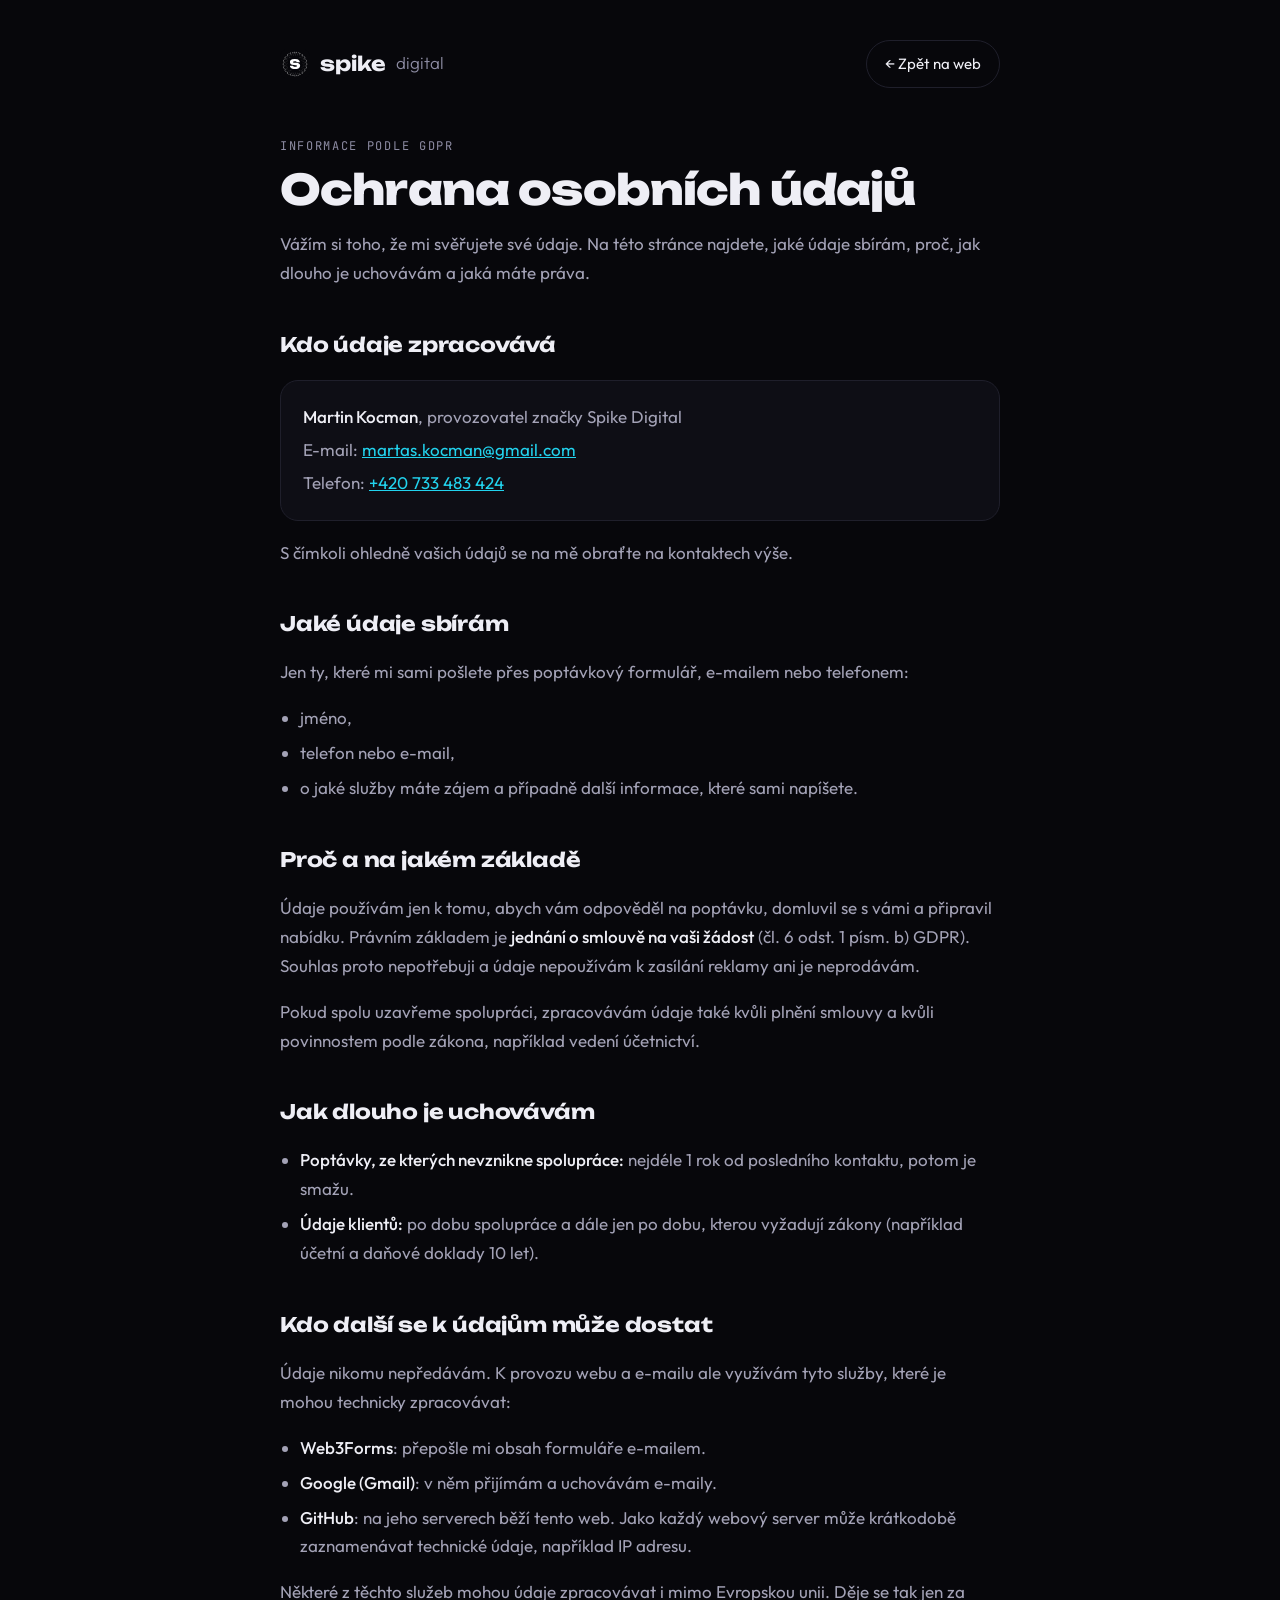
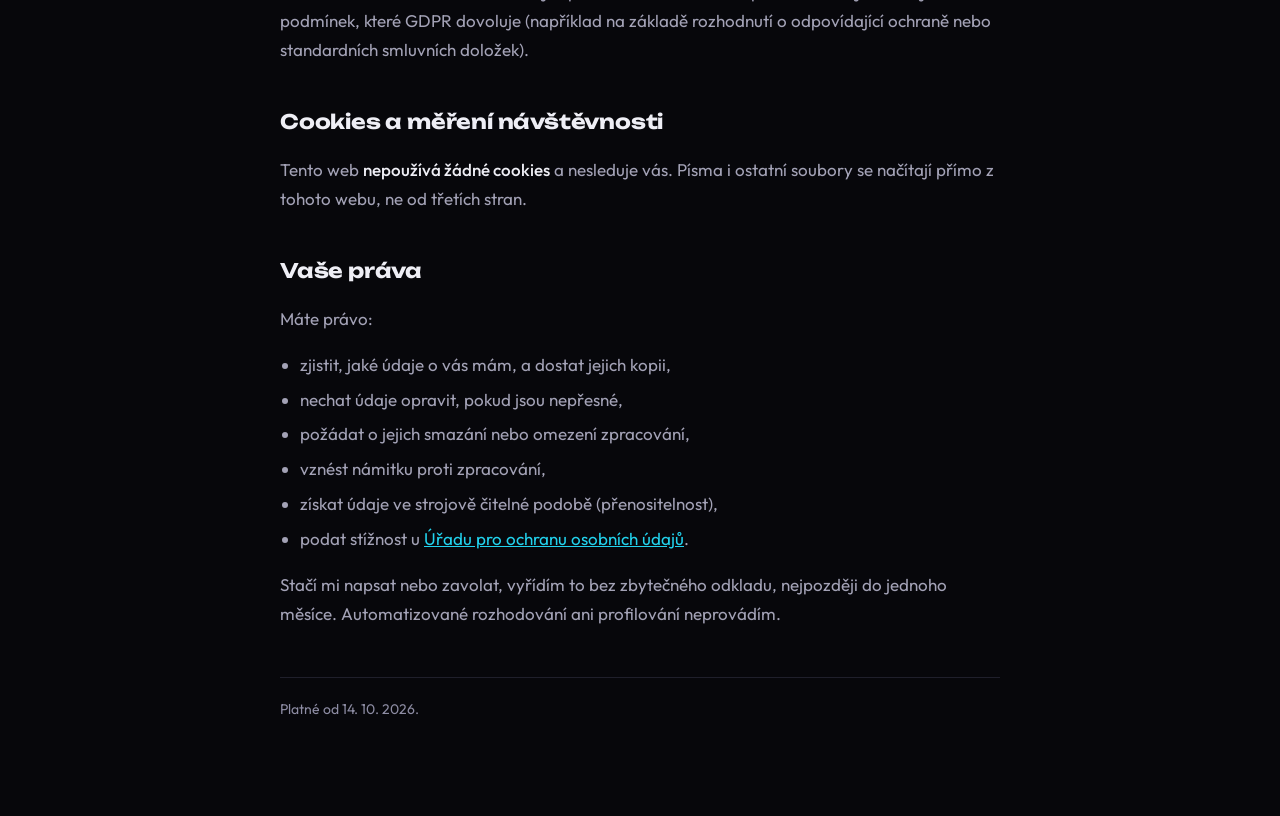
<file: ochrana-osobnich-udaju/index.html>
<!doctype html>
<html lang="cs">
<head>
<meta charset="utf-8">
<meta name="viewport" content="width=device-width,initial-scale=1,viewport-fit=cover">
<title>Ochrana osobních údajů – Spike Digital</title>
<meta name="description" content="Jak Spike Digital nakládá s osobními údaji z poptávkového formuláře a e-mailu.">
<link rel="canonical" href="https://spikedigital.cz/ochrana-osobnich-udaju/">
<link rel="stylesheet" href="/fonts/fonts.css">
<link rel="icon" href="/favicon.svg" type="image/svg+xml">
<link rel="icon" href="/favicon-32.png" sizes="32x32" type="image/png">
<link rel="apple-touch-icon" href="/apple-touch-icon.png">
<meta name="theme-color" content="#07070b">
<style>
:root{--bg:#07070b;--bg-2:#0e0e15;--line:#1f1f2b;--fg:#eeeef5;--muted:#a3a2b6;--c1:#7c5cff;--c2:#22d3ee;color-scheme:dark}
*{box-sizing:border-box}
body{margin:0;background:var(--bg);color:var(--fg);font-family:"Outfit",system-ui,sans-serif;font-size:17px;line-height:1.7}
.wrap{max-width:760px;margin:0 auto;padding:40px max(20px,env(safe-area-inset-left,0px)) 80px}
.top{display:flex;align-items:center;justify-content:space-between;gap:16px;margin-bottom:48px}
.logo{display:flex;align-items:center;gap:10px;text-decoration:none;color:var(--fg);font-family:"Unbounded",sans-serif;font-weight:700;font-size:20px}
.logo img{width:30px;height:30px;border-radius:8px}
.logo em{font-style:normal;font-family:"Outfit";font-weight:300;color:#8d8ca3;font-size:.85em}
.back{color:var(--fg);text-decoration:none;border:1px solid var(--line);border-radius:999px;padding:10px 18px;font-size:15px}
.back:hover{border-color:var(--fg)}
.eyebrow{font-family:"JetBrains Mono",monospace;font-size:12px;letter-spacing:.14em;text-transform:uppercase;color:#8d8ca3}
h1{font-family:"Unbounded",sans-serif;font-weight:800;font-size:clamp(28px,5vw,42px);line-height:1.1;letter-spacing:-.02em;margin:10px 0 18px}
h2{font-family:"Unbounded",sans-serif;font-weight:700;font-size:20px;letter-spacing:-.01em;margin:40px 0 10px}
p,li{color:var(--muted)}
strong{color:var(--fg);font-weight:500}
ul{padding-left:20px}
li{margin:6px 0}
a{color:var(--c2)}
.box{background:var(--bg-2);border:1px solid var(--line);border-radius:18px;padding:18px 22px;margin:18px 0}
.box p{margin:4px 0}
.small{font-size:14px;color:#8d8ca3;margin-top:48px;border-top:1px solid var(--line);padding-top:20px}
</style>
</head>
<body>
<div class="wrap">
  <div class="top">
    <a class="logo" href="/"><img src="/favicon.svg" alt="">spike<em>digital</em></a>
    <a class="back" href="/">← Zpět na web</a>
  </div>

  <div class="eyebrow">Informace podle GDPR</div>
  <h1>Ochrana osobních údajů</h1>
  <p>Vážím si toho, že mi svěřujete své údaje. Na této stránce najdete, jaké údaje sbírám, proč, jak dlouho je uchovávám a jaká máte práva.</p>

  <h2>Kdo údaje zpracovává</h2>
  <div class="box">
    <p><strong>Martin Kocman</strong>, provozovatel značky Spike Digital</p>
    <p>E-mail: <a href="mailto:martas.kocman@gmail.com">martas.kocman@gmail.com</a></p>
    <p>Telefon: <a href="tel:+420733483424">+420 733 483 424</a></p>
  </div>
  <p>S čímkoli ohledně vašich údajů se na mě obraťte na kontaktech výše.</p>

  <h2>Jaké údaje sbírám</h2>
  <p>Jen ty, které mi sami pošlete přes poptávkový formulář, e-mailem nebo telefonem:</p>
  <ul>
    <li>jméno,</li>
    <li>telefon nebo e-mail,</li>
    <li>o jaké služby máte zájem a případně další informace, které sami napíšete.</li>
  </ul>

  <h2>Proč a na jakém základě</h2>
  <p>Údaje používám jen k tomu, abych vám odpověděl na poptávku, domluvil se s vámi a připravil nabídku. Právním základem je <strong>jednání o smlouvě na vaši žádost</strong> (čl. 6 odst. 1 písm. b) GDPR). Souhlas proto nepotřebuji a údaje nepoužívám k zasílání reklamy ani je neprodávám.</p>
  <p>Pokud spolu uzavřeme spolupráci, zpracovávám údaje také kvůli plnění smlouvy a kvůli povinnostem podle zákona, například vedení účetnictví.</p>

  <h2>Jak dlouho je uchovávám</h2>
  <ul>
    <li><strong>Poptávky, ze kterých nevznikne spolupráce:</strong> nejdéle 1 rok od posledního kontaktu, potom je smažu.</li>
    <li><strong>Údaje klientů:</strong> po dobu spolupráce a dále jen po dobu, kterou vyžadují zákony (například účetní a daňové doklady 10 let).</li>
  </ul>

  <h2>Kdo další se k údajům může dostat</h2>
  <p>Údaje nikomu nepředávám. K provozu webu a e-mailu ale využívám tyto služby, které je mohou technicky zpracovávat:</p>
  <ul>
    <li><strong>Web3Forms</strong>: přepošle mi obsah formuláře e-mailem.</li>
    <li><strong>Google (Gmail)</strong>: v něm přijímám a uchovávám e-maily.</li>
    <li><strong>GitHub</strong>: na jeho serverech běží tento web. Jako každý webový server může krátkodobě zaznamenávat technické údaje, například IP adresu.</li>
  </ul>
  <p>Některé z těchto služeb mohou údaje zpracovávat i mimo Evropskou unii. Děje se tak jen za podmínek, které GDPR dovoluje (například na základě rozhodnutí o odpovídající ochraně nebo standardních smluvních doložek).</p>

  <h2>Cookies a měření návštěvnosti</h2>
  <p>Tento web <strong>nepoužívá žádné cookies</strong> a nesleduje vás. Písma i ostatní soubory se načítají přímo z tohoto webu, ne od třetích stran.</p>

  <h2>Vaše práva</h2>
  <p>Máte právo:</p>
  <ul>
    <li>zjistit, jaké údaje o vás mám, a dostat jejich kopii,</li>
    <li>nechat údaje opravit, pokud jsou nepřesné,</li>
    <li>požádat o jejich smazání nebo omezení zpracování,</li>
    <li>vznést námitku proti zpracování,</li>
    <li>získat údaje ve strojově čitelné podobě (přenositelnost),</li>
    <li>podat stížnost u <a href="https://uoou.gov.cz" rel="noopener">Úřadu pro ochranu osobních údajů</a>.</li>
  </ul>
  <p>Stačí mi napsat nebo zavolat, vyřídím to bez zbytečného odkladu, nejpozději do jednoho měsíce. Automatizované rozhodování ani profilování neprovádím.</p>

  <p class="small">Platné od 14. 10. 2026.</p>
</div>
</body>
</html>
</file>
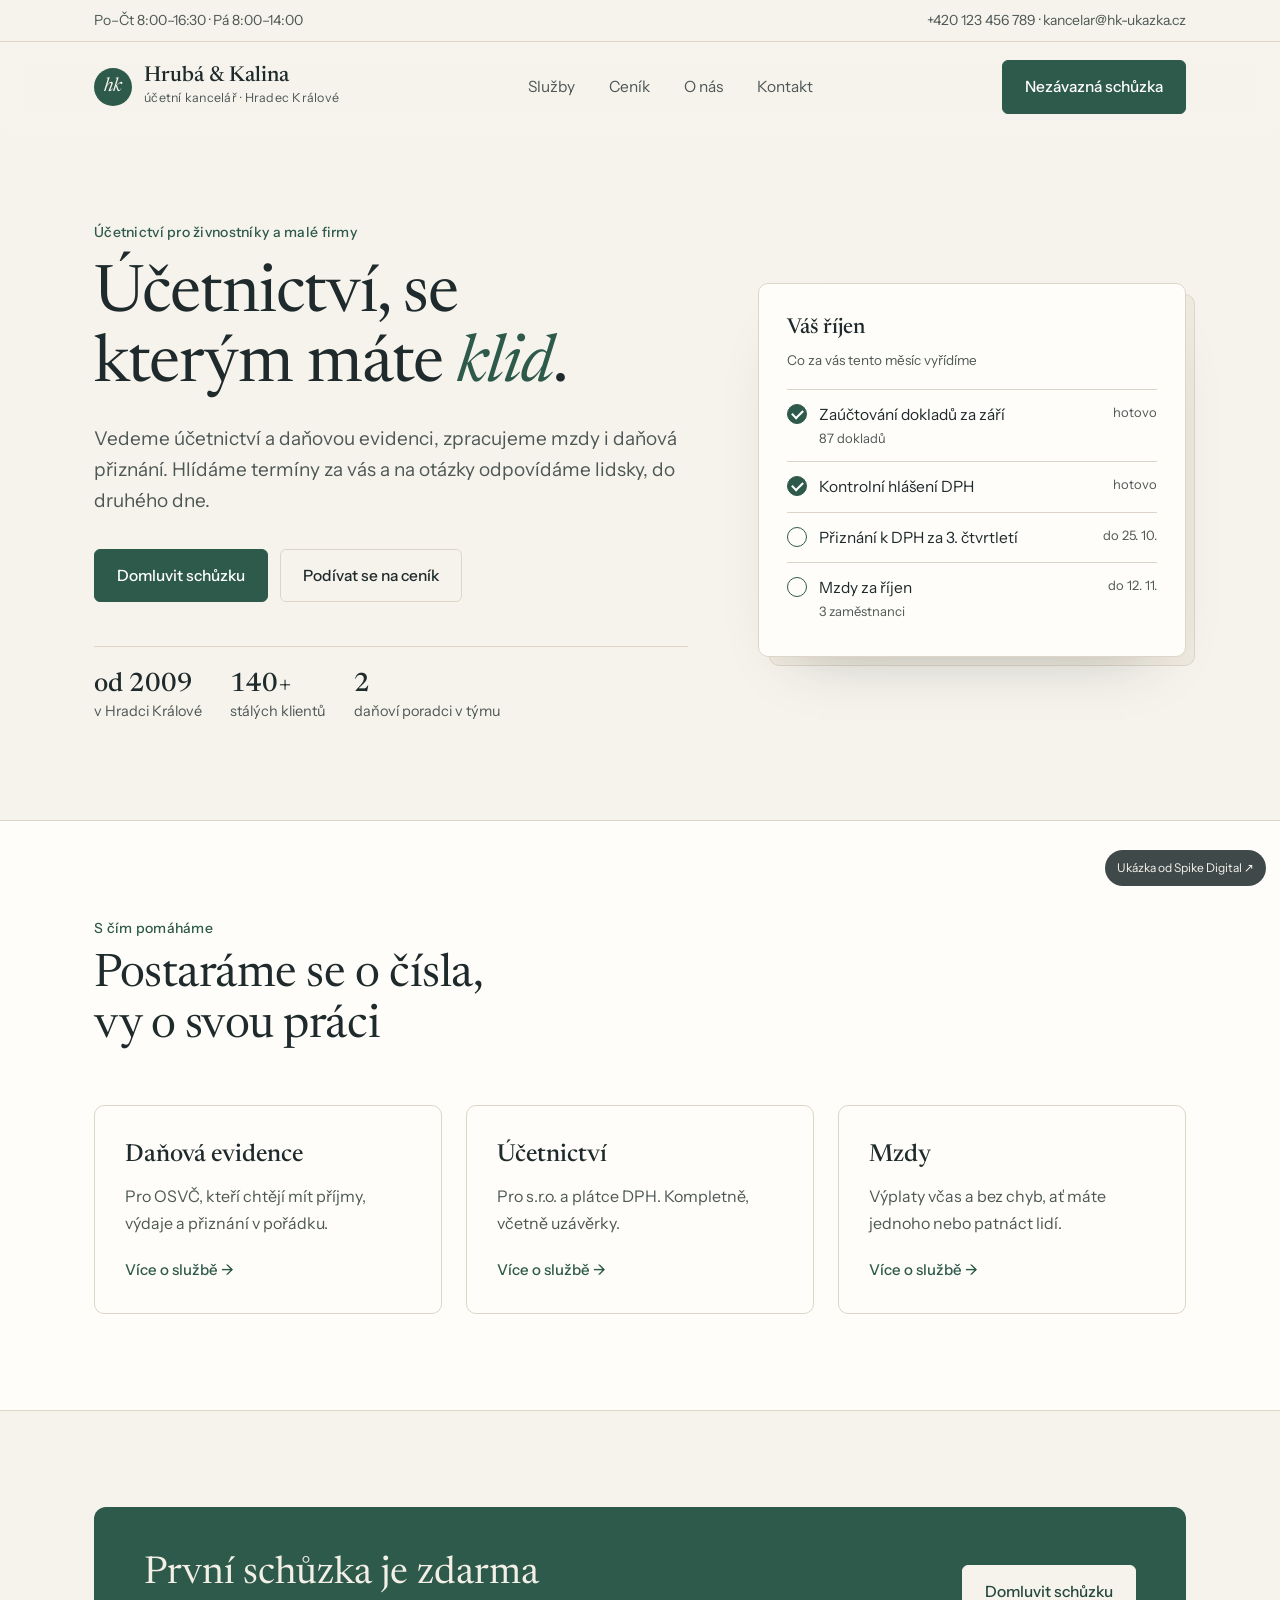
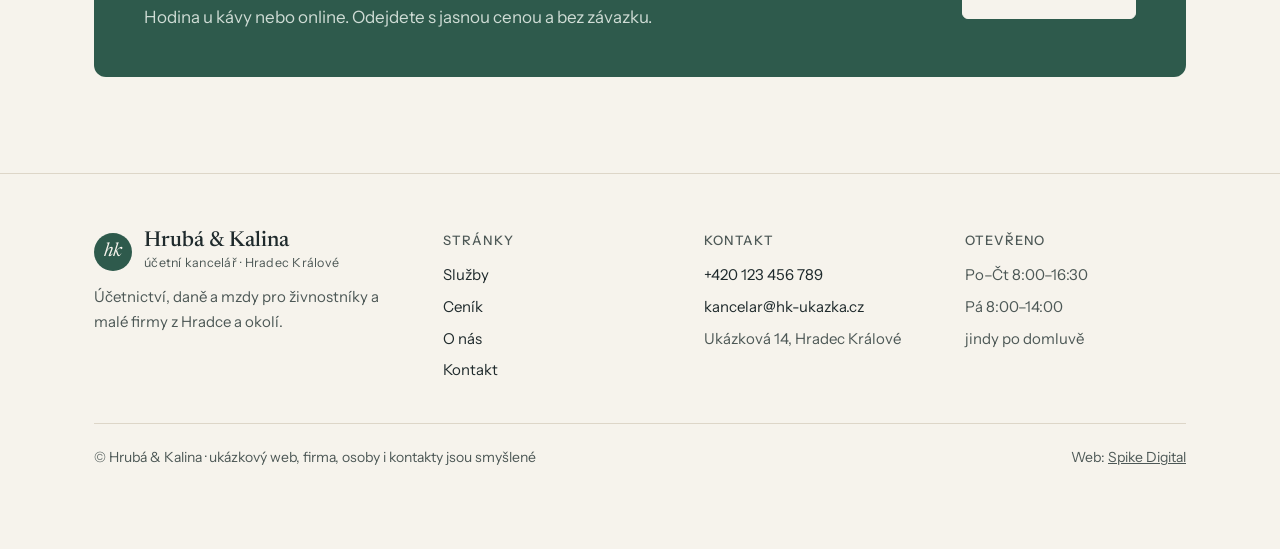
<file: ukazky/kancelar/index.html>
<!doctype html>
<html lang="cs">
<head>
<meta charset="utf-8">
<meta name="viewport" content="width=device-width,initial-scale=1,viewport-fit=cover">
<title>Hrubá &amp; Kalina – účetní kancelář Hradec Králové</title>
<meta name="description" content="Vedení účetnictví, daňové evidence, mzdy a daňová přiznání pro živnostníky a malé firmy v Hradci Králové.">
<meta name="robots" content="noindex">
<meta name="theme-color" content="#f6f3ec">
<link rel="preload" href="/ukazky/kancelar/newsreader.woff" as="font" type="font/woff" crossorigin>
<link rel="preload" href="/ukazky/kancelar/instrument-sans.woff" as="font" type="font/woff" crossorigin>
<link rel="stylesheet" href="/ukazky/kancelar/style.css">
</head>
<body>
<div class="topbar"><div class="wrap"><span>Po–Čt 8:00–16:30 · Pá 8:00–14:00</span><span><a href="tel:+420123456789">+420 123 456 789</a> · <a href="mailto:kancelar@hk-ukazka.cz">kancelar@hk-ukazka.cz</a></span></div></div>
<header id="hd">
  <nav class="wrap">
    <a class="logo" href="/ukazky/kancelar/" aria-current="page"><span class="mark">hk</span><span><b>Hrubá &amp; Kalina</b><small>účetní kancelář · Hradec Králové</small></span></a>
    <ul><li><a href="/ukazky/kancelar/sluzby/">Služby</a></li><li><a href="/ukazky/kancelar/cenik/">Ceník</a></li><li><a href="/ukazky/kancelar/o-nas/">O nás</a></li><li><a href="/ukazky/kancelar/kontakt/">Kontakt</a></li></ul>
    <a class="btn" href="/ukazky/kancelar/kontakt/">Nezávazná schůzka</a>
    <button class="burger" id="burger" aria-label="Menu" aria-expanded="false" aria-controls="mnav"><span></span></button>
  </nav>
  <div class="mnav" id="mnav"><div class="wrap"><ul><li><a href="/ukazky/kancelar/" aria-current="page">Úvod</a></li><li><a href="/ukazky/kancelar/sluzby/">Služby</a></li><li><a href="/ukazky/kancelar/cenik/">Ceník</a></li><li><a href="/ukazky/kancelar/o-nas/">O nás</a></li><li><a href="/ukazky/kancelar/kontakt/">Kontakt</a></li></ul><a class="btn" href="/ukazky/kancelar/kontakt/">Nezávazná schůzka</a></div></div>
</header>
<main>
<div class="hero">
  <div class="wrap">
    <div class="fade">
      <span class="kicker">Účetnictví pro živnostníky a malé firmy</span>
      <h1>Účetnictví, se kterým máte <em>klid</em>.</h1>
      <p class="lead">Vedeme účetnictví a daňovou evidenci, zpracujeme mzdy i daňová přiznání. Hlídáme termíny za vás a na otázky odpovídáme lidsky, do druhého dne.</p>
      <div class="ctas"><a class="btn" href="/ukazky/kancelar/kontakt/">Domluvit schůzku</a><a class="btn ghost" href="/ukazky/kancelar/cenik/">Podívat se na ceník</a></div>
      <div class="trust"><div><b>od 2009</b>v Hradci Králové</div><div><b>140+</b>stálých klientů</div><div><b>2</b>daňoví poradci v týmu</div></div>
    </div>
    <aside class="sheet fade" aria-label="Ukázka měsíčního přehledu">
      <h2>Váš říjen</h2>
      <p class="sm">Co za vás tento měsíc vyřídíme</p>
      <div class="task done"><i></i><span>Zaúčtování dokladů za září<small>87 dokladů</small></span><span class="d">hotovo</span></div>
      <div class="task done"><i></i><span>Kontrolní hlášení DPH</span><span class="d">hotovo</span></div>
      <div class="task"><i></i><span>Přiznání k DPH za 3. čtvrtletí</span><span class="d">do 25. 10.</span></div>
      <div class="task"><i></i><span>Mzdy za říjen<small>3 zaměstnanci</small></span><span class="d">do 12. 11.</span></div>
    </aside>
  </div>
</div>
<section class="alt">
  <div class="wrap">
    <div class="sh fade"><span class="kicker">S čím pomáháme</span><h2 class="t">Postaráme se o čísla, vy o svou práci</h2></div>
    <div class="cards">
      <a class="card fade" href="/ukazky/kancelar/sluzby/#evidence"><h3>Daňová evidence</h3><p>Pro OSVČ, kteří chtějí mít příjmy, výdaje a přiznání v pořádku.</p><span class="more">Více o službě →</span></a>
      <a class="card fade" href="/ukazky/kancelar/sluzby/#ucetnictvi"><h3>Účetnictví</h3><p>Pro s.r.o. a plátce DPH. Kompletně, včetně uzávěrky.</p><span class="more">Více o službě →</span></a>
      <a class="card fade" href="/ukazky/kancelar/sluzby/#mzdy"><h3>Mzdy</h3><p>Výplaty včas a bez chyb, ať máte jednoho nebo patnáct lidí.</p><span class="more">Více o službě →</span></a>
    </div>
  </div>
</section>
<section><div class="wrap"><div class="band fade"><div><h2>První schůzka je zdarma</h2><p>Hodina u kávy nebo online. Odejdete s jasnou cenou a bez závazku.</p></div><a class="btn" href="/ukazky/kancelar/kontakt/">Domluvit schůzku</a></div></div></section>
</main>
<footer class="site"><div class="wrap">
  <div class="fgrid">
    <div><a class="logo" href="/ukazky/kancelar/"><span class="mark">hk</span><span><b>Hrubá &amp; Kalina</b><small>účetní kancelář · Hradec Králové</small></span></a><p>Účetnictví, daně a mzdy pro živnostníky a malé firmy z Hradce a okolí.</p></div>
    <div><h4>Stránky</h4><ul><li><a href="/ukazky/kancelar/sluzby/">Služby</a></li><li><a href="/ukazky/kancelar/cenik/">Ceník</a></li><li><a href="/ukazky/kancelar/o-nas/">O nás</a></li><li><a href="/ukazky/kancelar/kontakt/">Kontakt</a></li></ul></div>
    <div><h4>Kontakt</h4><ul><li><a href="tel:+420123456789">+420 123 456 789</a></li><li><a href="mailto:kancelar@hk-ukazka.cz">kancelar@hk-ukazka.cz</a></li><li>Ukázková 14, Hradec Králové</li></ul></div>
    <div><h4>Otevřeno</h4><ul><li>Po–Čt 8:00–16:30</li><li>Pá 8:00–14:00</li><li>jindy po domluvě</li></ul></div>
  </div>
  <div class="fbot"><span>© Hrubá &amp; Kalina · ukázkový web, firma, osoby i kontakty jsou smyšlené</span><span>Web: <a href="/">Spike Digital</a></span></div>
</div></footer>
<a class="demo" href="/">Ukázka od Spike Digital ↗</a>
<script src="/ukazky/kancelar/app.js" defer></script>
</body>
</html>
</file>
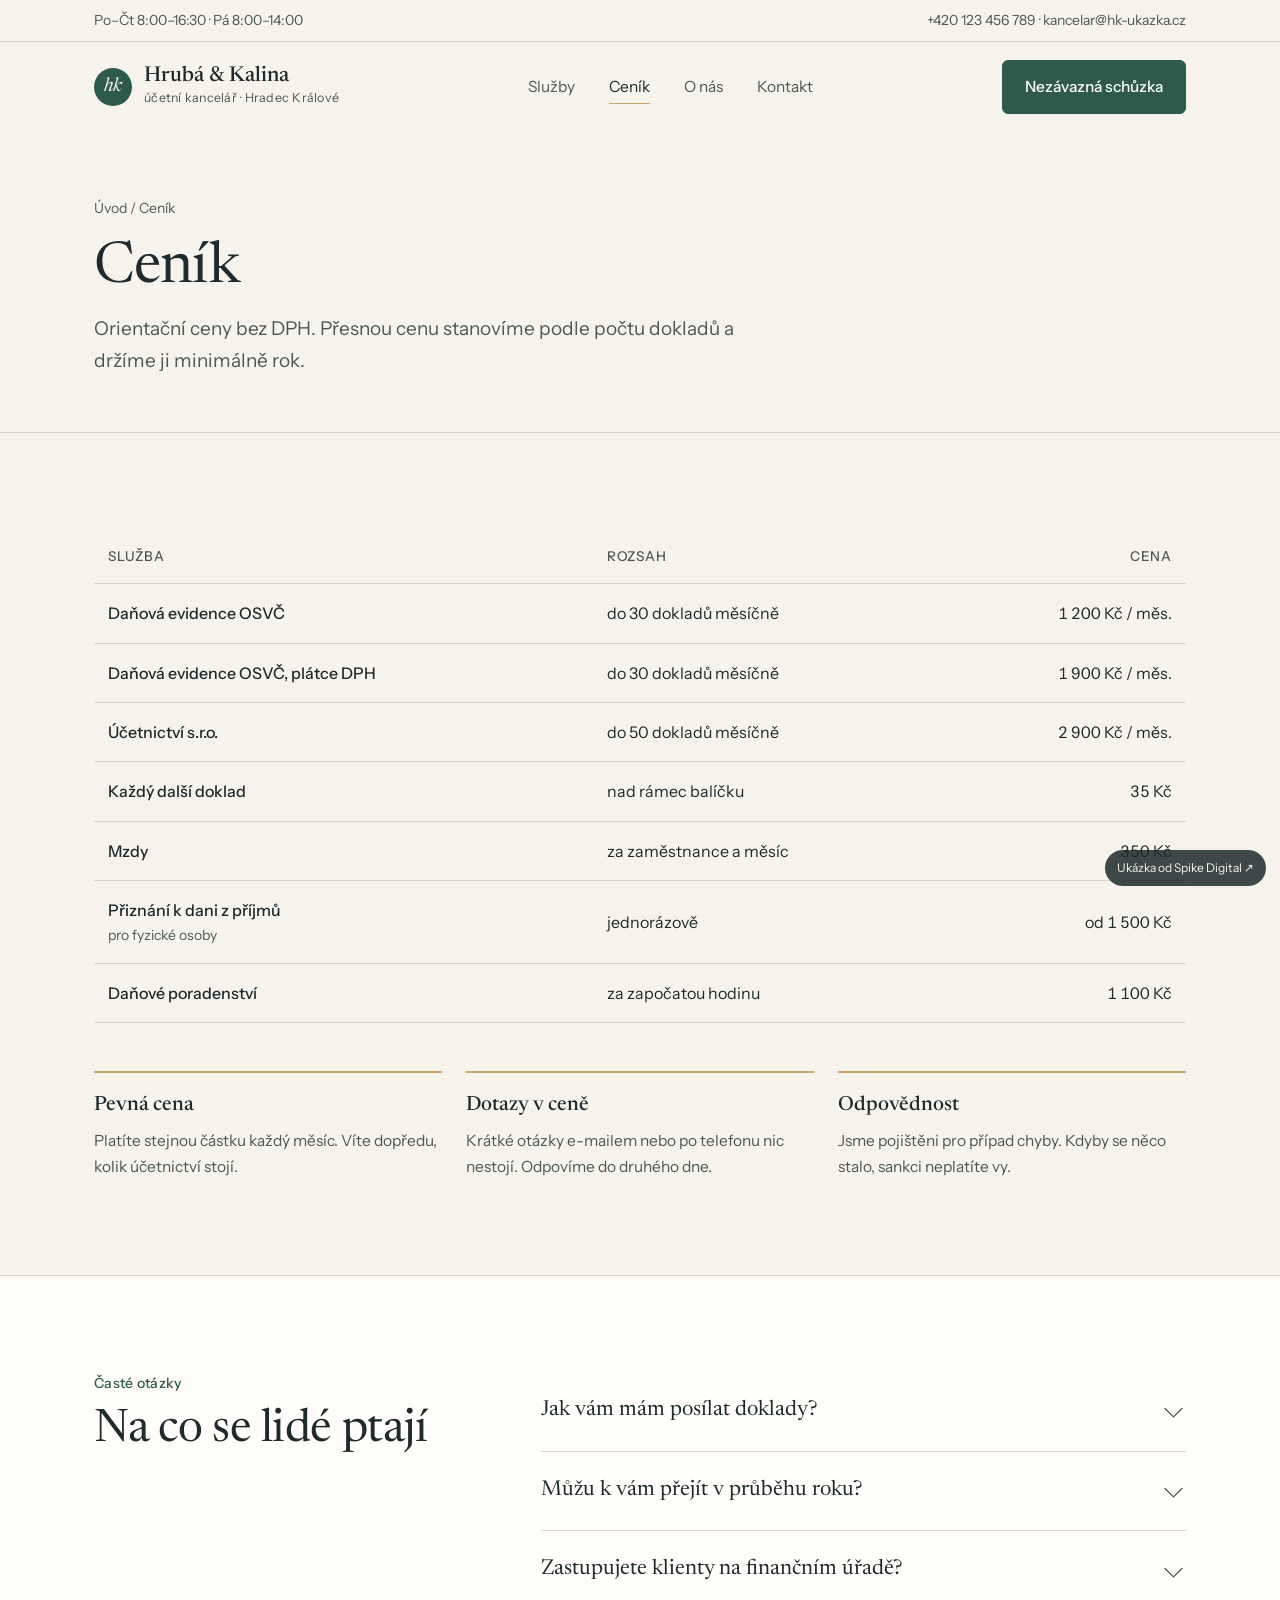
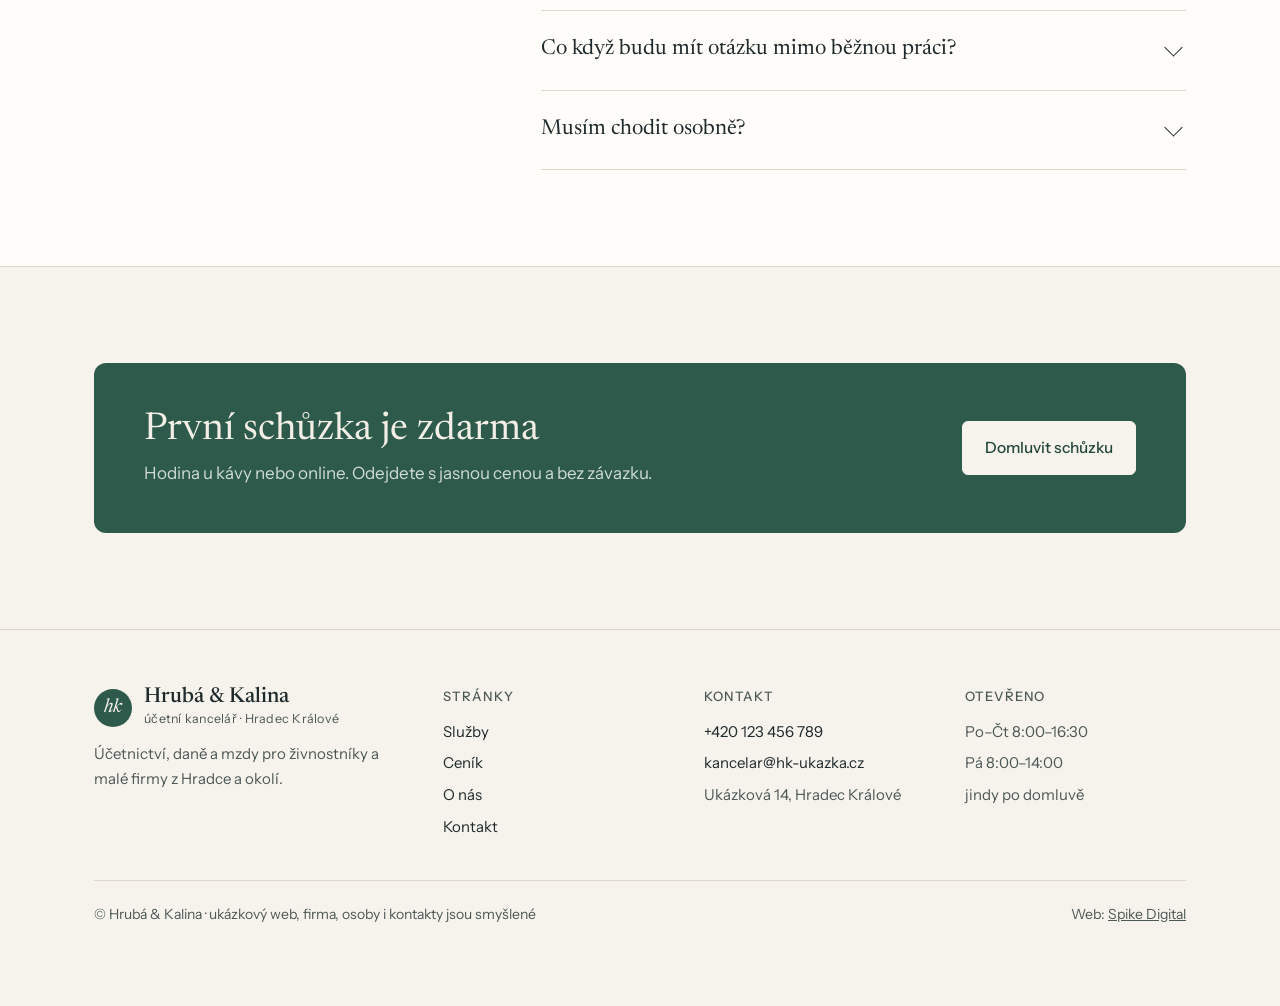
<file: ukazky/kancelar/cenik/index.html>
<!doctype html>
<html lang="cs">
<head>
<meta charset="utf-8">
<meta name="viewport" content="width=device-width,initial-scale=1,viewport-fit=cover">
<title>Ceník – Hrubá &amp; Kalina, účetní kancelář</title>
<meta name="description" content="Orientační ceny vedení účetnictví, daňové evidence a mezd v Hradci Králové.">
<meta name="robots" content="noindex">
<meta name="theme-color" content="#f6f3ec">
<link rel="preload" href="/ukazky/kancelar/newsreader.woff" as="font" type="font/woff" crossorigin>
<link rel="preload" href="/ukazky/kancelar/instrument-sans.woff" as="font" type="font/woff" crossorigin>
<link rel="stylesheet" href="/ukazky/kancelar/style.css">
</head>
<body>
<div class="topbar"><div class="wrap"><span>Po–Čt 8:00–16:30 · Pá 8:00–14:00</span><span><a href="tel:+420123456789">+420 123 456 789</a> · <a href="mailto:kancelar@hk-ukazka.cz">kancelar@hk-ukazka.cz</a></span></div></div>
<header id="hd">
  <nav class="wrap">
    <a class="logo" href="/ukazky/kancelar/"><span class="mark">hk</span><span><b>Hrubá &amp; Kalina</b><small>účetní kancelář · Hradec Králové</small></span></a>
    <ul><li><a href="/ukazky/kancelar/sluzby/">Služby</a></li><li><a href="/ukazky/kancelar/cenik/" aria-current="page">Ceník</a></li><li><a href="/ukazky/kancelar/o-nas/">O nás</a></li><li><a href="/ukazky/kancelar/kontakt/">Kontakt</a></li></ul>
    <a class="btn" href="/ukazky/kancelar/kontakt/">Nezávazná schůzka</a>
    <button class="burger" id="burger" aria-label="Menu" aria-expanded="false" aria-controls="mnav"><span></span></button>
  </nav>
  <div class="mnav" id="mnav"><div class="wrap"><ul><li><a href="/ukazky/kancelar/">Úvod</a></li><li><a href="/ukazky/kancelar/sluzby/">Služby</a></li><li><a href="/ukazky/kancelar/cenik/" aria-current="page">Ceník</a></li><li><a href="/ukazky/kancelar/o-nas/">O nás</a></li><li><a href="/ukazky/kancelar/kontakt/">Kontakt</a></li></ul><a class="btn" href="/ukazky/kancelar/kontakt/">Nezávazná schůzka</a></div></div>
</header>
<main>
<div class="phead"><div class="wrap fade"><div class="crumbs"><a href="/ukazky/kancelar/">Úvod</a> / Ceník</div><h1>Ceník</h1><p class="lead">Orientační ceny bez DPH. Přesnou cenu stanovíme podle počtu dokladů a držíme ji minimálně rok.</p></div></div>
<section>
  <div class="wrap">
    <div class="tablewrap fade">
      <table class="price">
        <thead><tr><th>Služba</th><th>Rozsah</th><th>Cena</th></tr></thead>
        <tbody>
          <tr><td>Daňová evidence OSVČ</td><td>do 30 dokladů měsíčně</td><td>1 200 Kč / měs.</td></tr>
          <tr><td>Daňová evidence OSVČ, plátce DPH</td><td>do 30 dokladů měsíčně</td><td>1 900 Kč / měs.</td></tr>
          <tr><td>Účetnictví s.r.o.</td><td>do 50 dokladů měsíčně</td><td>2 900 Kč / měs.</td></tr>
          <tr><td>Každý další doklad</td><td>nad rámec balíčku</td><td>35 Kč</td></tr>
          <tr><td>Mzdy</td><td>za zaměstnance a měsíc</td><td>350 Kč</td></tr>
          <tr><td>Přiznání k dani z příjmů<small>pro fyzické osoby</small></td><td>jednorázově</td><td>od 1 500 Kč</td></tr>
          <tr><td>Daňové poradenství</td><td>za započatou hodinu</td><td>1 100 Kč</td></tr>
        </tbody>
      </table>
    </div>
    <div class="incl">
      <div class="fade"><h3>Pevná cena</h3><p>Platíte stejnou částku každý měsíc. Víte dopředu, kolik účetnictví stojí.</p></div>
      <div class="fade"><h3>Dotazy v ceně</h3><p>Krátké otázky e-mailem nebo po telefonu nic nestojí. Odpovíme do druhého dne.</p></div>
      <div class="fade"><h3>Odpovědnost</h3><p>Jsme pojištěni pro případ chyby. Kdyby se něco stalo, sankci neplatíte vy.</p></div>
    </div>
  </div>
</section>
<section class="alt">
  <div class="wrap two">
    <div class="sh fade"><span class="kicker">Časté otázky</span><h2 class="t">Na co se lidé ptají</h2></div>
    <div class="faq fade">
      <details><summary>Jak vám mám posílat doklady?</summary><p>Jak je vám to pohodlné: naskenované e-mailem, fotkou přes naši aplikaci, nebo papírově osobně či poštou. Většina klientů posílá doklady jednou měsíčně.</p></details>
      <details><summary>Můžu k vám přejít v průběhu roku?</summary><p>Ano. Převezmeme rozpracované účetnictví i od jiné účetní a navážeme bez výpadku. Vše potřebné domluvíme na první schůzce.</p></details>
      <details><summary>Zastupujete klienty na finančním úřadě?</summary><p>Ano. Na základě plné moci podáváme přiznání elektronicky a jednáme s úřady za vás. Díky daňovému poradci se termín přiznání k dani z příjmů posouvá až na 1. července.</p></details>
      <details><summary>Co když budu mít otázku mimo běžnou práci?</summary><p>Krátké dotazy zodpovíme v rámci měsíční ceny. Větší konzultace účtujeme po hodinách, vždy vás ale předem upozorníme.</p></details>
      <details><summary>Musím chodit osobně?</summary><p>Nemusíte. Schůzky děláme i online a podklady si můžeme vyměňovat elektronicky. Řada klientů u nás nikdy nebyla.</p></details>
    </div>
  </div>
</section>
<section><div class="wrap"><div class="band fade"><div><h2>První schůzka je zdarma</h2><p>Hodina u kávy nebo online. Odejdete s jasnou cenou a bez závazku.</p></div><a class="btn" href="/ukazky/kancelar/kontakt/">Domluvit schůzku</a></div></div></section>
</main>
<footer class="site"><div class="wrap">
  <div class="fgrid">
    <div><a class="logo" href="/ukazky/kancelar/"><span class="mark">hk</span><span><b>Hrubá &amp; Kalina</b><small>účetní kancelář · Hradec Králové</small></span></a><p>Účetnictví, daně a mzdy pro živnostníky a malé firmy z Hradce a okolí.</p></div>
    <div><h4>Stránky</h4><ul><li><a href="/ukazky/kancelar/sluzby/">Služby</a></li><li><a href="/ukazky/kancelar/cenik/">Ceník</a></li><li><a href="/ukazky/kancelar/o-nas/">O nás</a></li><li><a href="/ukazky/kancelar/kontakt/">Kontakt</a></li></ul></div>
    <div><h4>Kontakt</h4><ul><li><a href="tel:+420123456789">+420 123 456 789</a></li><li><a href="mailto:kancelar@hk-ukazka.cz">kancelar@hk-ukazka.cz</a></li><li>Ukázková 14, Hradec Králové</li></ul></div>
    <div><h4>Otevřeno</h4><ul><li>Po–Čt 8:00–16:30</li><li>Pá 8:00–14:00</li><li>jindy po domluvě</li></ul></div>
  </div>
  <div class="fbot"><span>© Hrubá &amp; Kalina · ukázkový web, firma, osoby i kontakty jsou smyšlené</span><span>Web: <a href="/">Spike Digital</a></span></div>
</div></footer>
<a class="demo" href="/">Ukázka od Spike Digital ↗</a>
<script src="/ukazky/kancelar/app.js" defer></script>
</body>
</html>
</file>
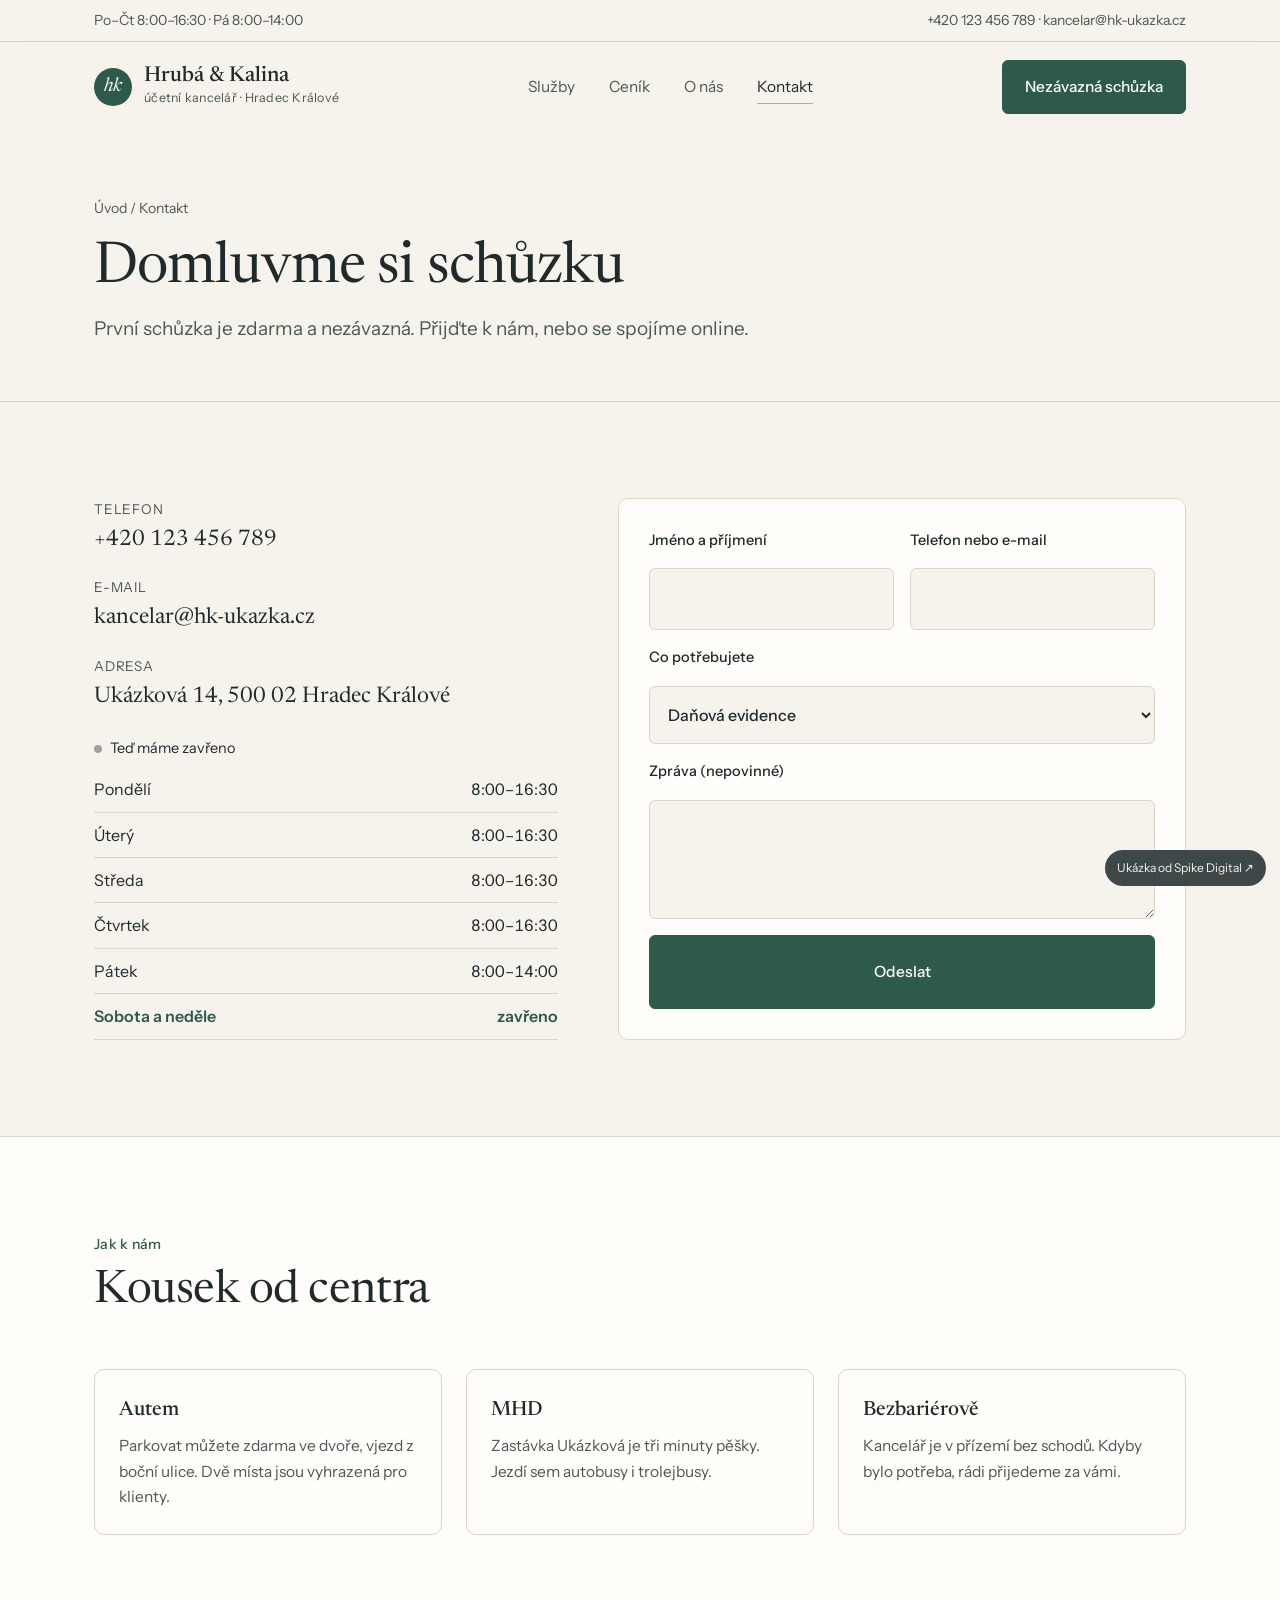
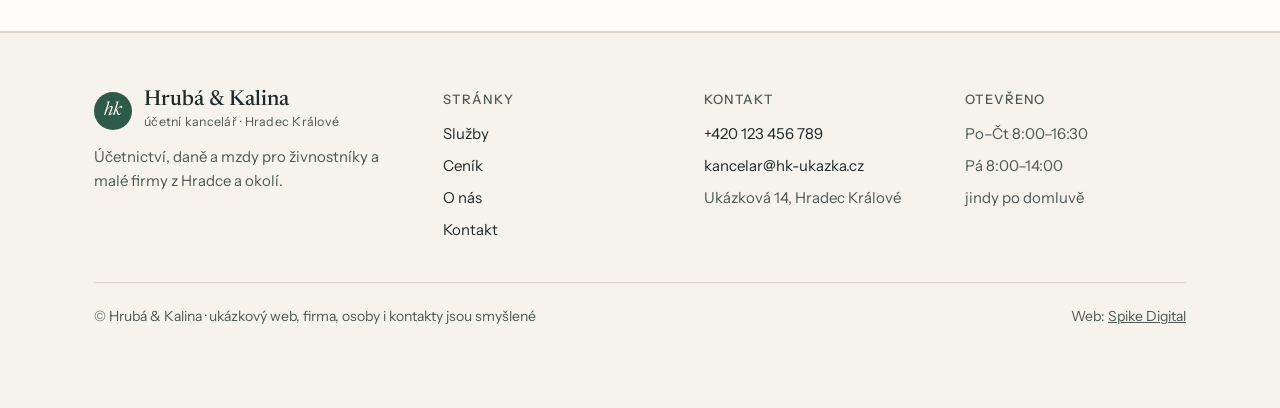
<file: ukazky/kancelar/kontakt/index.html>
<!doctype html>
<html lang="cs">
<head>
<meta charset="utf-8">
<meta name="viewport" content="width=device-width,initial-scale=1,viewport-fit=cover">
<title>Kontakt – Hrubá &amp; Kalina, účetní kancelář</title>
<meta name="description" content="Kontakt a otevírací doba účetní kanceláře Hrubá & Kalina v Hradci Králové.">
<meta name="robots" content="noindex">
<meta name="theme-color" content="#f6f3ec">
<link rel="preload" href="/ukazky/kancelar/newsreader.woff" as="font" type="font/woff" crossorigin>
<link rel="preload" href="/ukazky/kancelar/instrument-sans.woff" as="font" type="font/woff" crossorigin>
<link rel="stylesheet" href="/ukazky/kancelar/style.css">
</head>
<body>
<div class="topbar"><div class="wrap"><span>Po–Čt 8:00–16:30 · Pá 8:00–14:00</span><span><a href="tel:+420123456789">+420 123 456 789</a> · <a href="mailto:kancelar@hk-ukazka.cz">kancelar@hk-ukazka.cz</a></span></div></div>
<header id="hd">
  <nav class="wrap">
    <a class="logo" href="/ukazky/kancelar/"><span class="mark">hk</span><span><b>Hrubá &amp; Kalina</b><small>účetní kancelář · Hradec Králové</small></span></a>
    <ul><li><a href="/ukazky/kancelar/sluzby/">Služby</a></li><li><a href="/ukazky/kancelar/cenik/">Ceník</a></li><li><a href="/ukazky/kancelar/o-nas/">O nás</a></li><li><a href="/ukazky/kancelar/kontakt/" aria-current="page">Kontakt</a></li></ul>
    <a class="btn" href="/ukazky/kancelar/kontakt/">Nezávazná schůzka</a>
    <button class="burger" id="burger" aria-label="Menu" aria-expanded="false" aria-controls="mnav"><span></span></button>
  </nav>
  <div class="mnav" id="mnav"><div class="wrap"><ul><li><a href="/ukazky/kancelar/">Úvod</a></li><li><a href="/ukazky/kancelar/sluzby/">Služby</a></li><li><a href="/ukazky/kancelar/cenik/">Ceník</a></li><li><a href="/ukazky/kancelar/o-nas/">O nás</a></li><li><a href="/ukazky/kancelar/kontakt/" aria-current="page">Kontakt</a></li></ul><a class="btn" href="/ukazky/kancelar/kontakt/">Nezávazná schůzka</a></div></div>
</header>
<main>
<div class="phead"><div class="wrap fade"><div class="crumbs"><a href="/ukazky/kancelar/">Úvod</a> / Kontakt</div><h1>Domluvme si schůzku</h1><p class="lead">První schůzka je zdarma a nezávazná. Přijďte k nám, nebo se spojíme online.</p></div></div>
<section>
  <div class="wrap">
    <div class="contact">
      <div class="fade">
        <dl><div><dt>Telefon</dt><dd><a href="tel:+420123456789" style="text-decoration:none">+420 123 456 789</a></dd></div><div><dt>E-mail</dt><dd><a href="mailto:kancelar@hk-ukazka.cz" style="text-decoration:none">kancelar@hk-ukazka.cz</a></dd></div><div><dt>Adresa</dt><dd>Ukázková 14, 500 02 Hradec Králové</dd></div></dl>
        <div class="status" id="status"><i></i><span>Otevírací doba</span></div>
        <table class="hours" id="hours">
          <tr data-d="1"><td>Pondělí</td><td>8:00–16:30</td></tr><tr data-d="2"><td>Úterý</td><td>8:00–16:30</td></tr><tr data-d="3"><td>Středa</td><td>8:00–16:30</td></tr><tr data-d="4"><td>Čtvrtek</td><td>8:00–16:30</td></tr><tr data-d="5"><td>Pátek</td><td>8:00–14:00</td></tr><tr data-d="6"><td>Sobota a neděle</td><td>zavřeno</td></tr>
        </table>
      </div>
      <form class="fade" id="f" novalidate>
        <div class="row"><label>Jméno a příjmení<input id="c-name" autocomplete="name"></label><label>Telefon nebo e-mail<input id="c-contact"></label></div>
        <label>Co potřebujete<select id="c-svc"><option>Daňová evidence</option><option>Účetnictví</option><option>Mzdy</option><option>Daňové přiznání</option><option>Něco jiného</option></select></label>
        <label>Zpráva (nepovinné)<textarea id="c-msg"></textarea></label>
        <button class="btn" type="submit">Odeslat</button>
        <div class="ok" id="ok" role="status">Toto je ukázkový web, zpráva se nikam neodeslala.</div>
      </form>
    </div>
  </div>
</section>
<section class="alt">
  <div class="wrap">
    <div class="sh fade"><span class="kicker">Jak k nám</span><h2 class="t">Kousek od centra</h2></div>
    <div class="way">
      <div class="fade"><h3>Autem</h3><p>Parkovat můžete zdarma ve dvoře, vjezd z boční ulice. Dvě místa jsou vyhrazená pro klienty.</p></div>
      <div class="fade"><h3>MHD</h3><p>Zastávka Ukázková je tři minuty pěšky. Jezdí sem autobusy i trolejbusy.</p></div>
      <div class="fade"><h3>Bezbariérově</h3><p>Kancelář je v přízemí bez schodů. Kdyby bylo potřeba, rádi přijedeme za vámi.</p></div>
    </div>
  </div>
</section>
</main>
<footer class="site"><div class="wrap">
  <div class="fgrid">
    <div><a class="logo" href="/ukazky/kancelar/"><span class="mark">hk</span><span><b>Hrubá &amp; Kalina</b><small>účetní kancelář · Hradec Králové</small></span></a><p>Účetnictví, daně a mzdy pro živnostníky a malé firmy z Hradce a okolí.</p></div>
    <div><h4>Stránky</h4><ul><li><a href="/ukazky/kancelar/sluzby/">Služby</a></li><li><a href="/ukazky/kancelar/cenik/">Ceník</a></li><li><a href="/ukazky/kancelar/o-nas/">O nás</a></li><li><a href="/ukazky/kancelar/kontakt/">Kontakt</a></li></ul></div>
    <div><h4>Kontakt</h4><ul><li><a href="tel:+420123456789">+420 123 456 789</a></li><li><a href="mailto:kancelar@hk-ukazka.cz">kancelar@hk-ukazka.cz</a></li><li>Ukázková 14, Hradec Králové</li></ul></div>
    <div><h4>Otevřeno</h4><ul><li>Po–Čt 8:00–16:30</li><li>Pá 8:00–14:00</li><li>jindy po domluvě</li></ul></div>
  </div>
  <div class="fbot"><span>© Hrubá &amp; Kalina · ukázkový web, firma, osoby i kontakty jsou smyšlené</span><span>Web: <a href="/">Spike Digital</a></span></div>
</div></footer>
<a class="demo" href="/">Ukázka od Spike Digital ↗</a>
<script src="/ukazky/kancelar/app.js" defer></script>
</body>
</html>
</file>
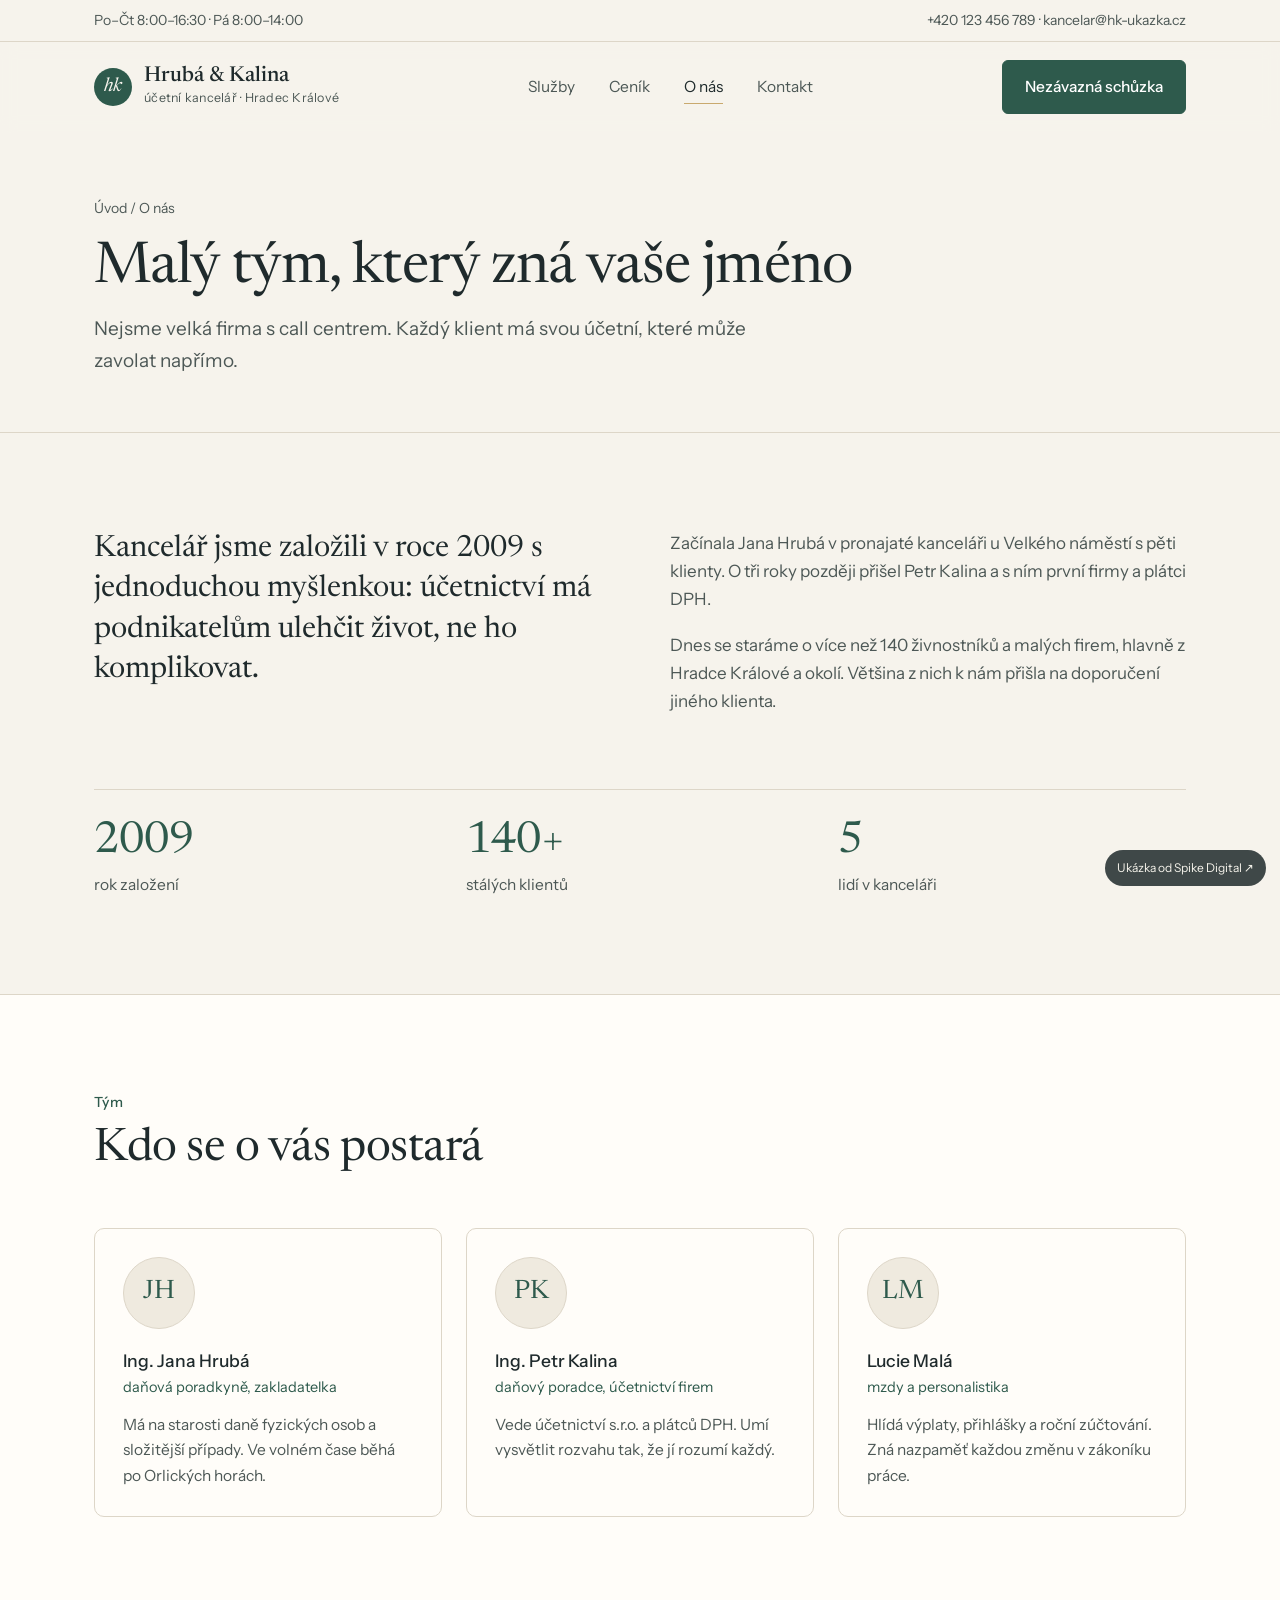
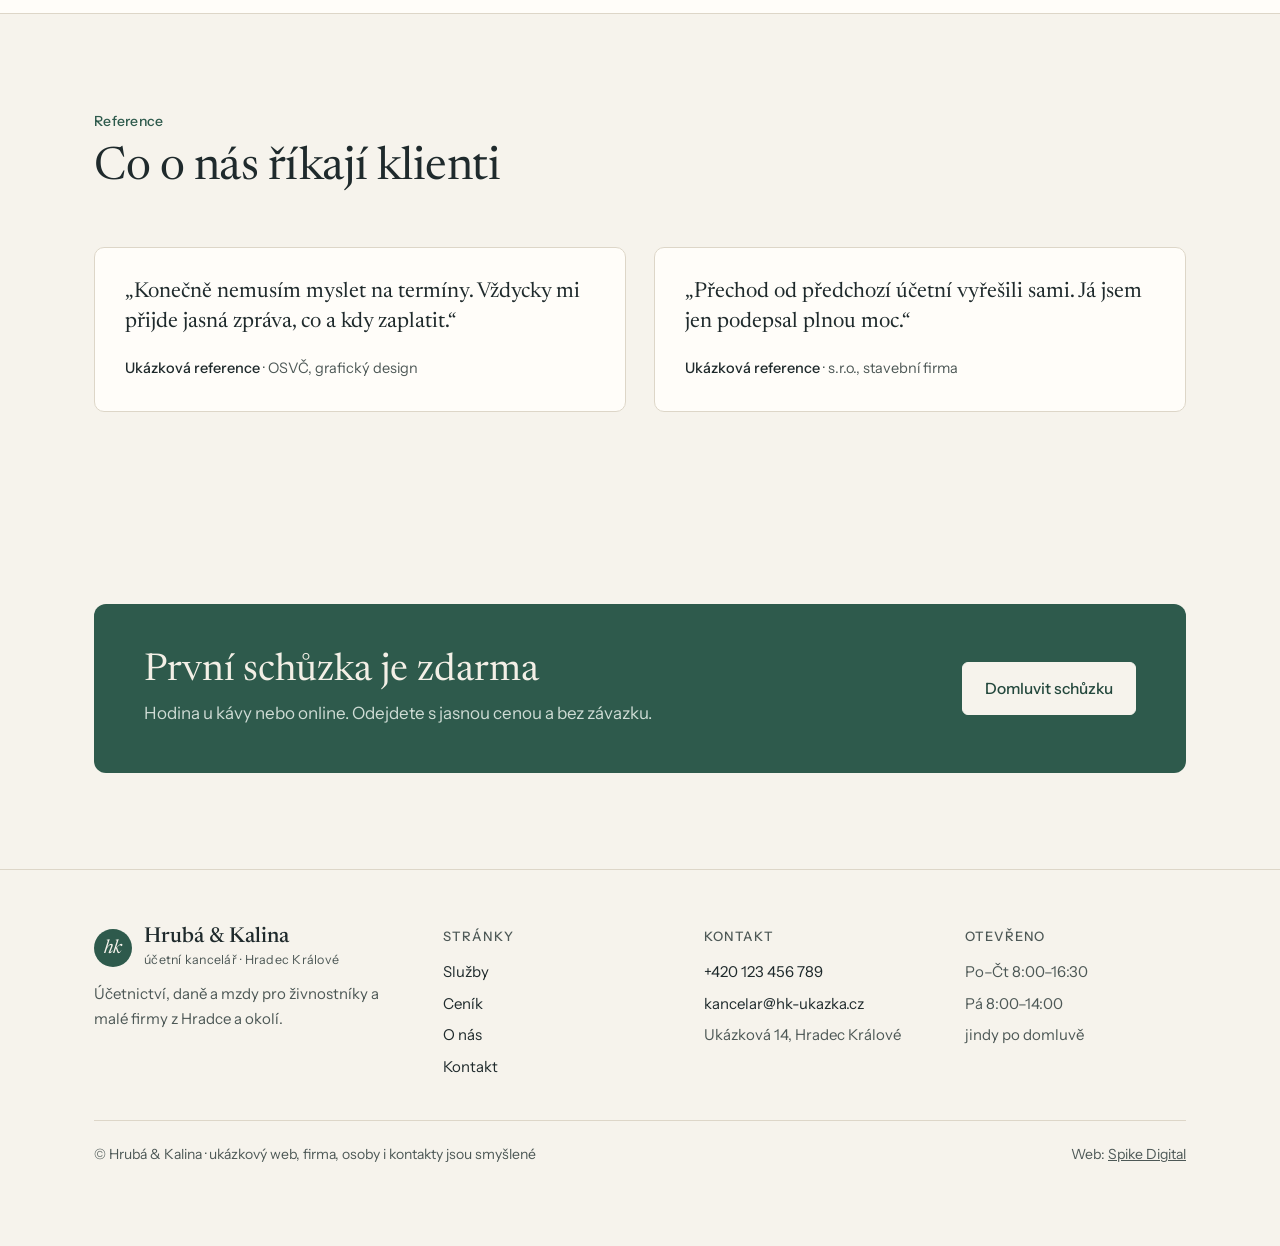
<file: ukazky/kancelar/o-nas/index.html>
<!doctype html>
<html lang="cs">
<head>
<meta charset="utf-8">
<meta name="viewport" content="width=device-width,initial-scale=1,viewport-fit=cover">
<title>O nás – Hrubá &amp; Kalina, účetní kancelář</title>
<meta name="description" content="Účetní kancelář v Hradci Králové od roku 2009. Poznejte náš tým.">
<meta name="robots" content="noindex">
<meta name="theme-color" content="#f6f3ec">
<link rel="preload" href="/ukazky/kancelar/newsreader.woff" as="font" type="font/woff" crossorigin>
<link rel="preload" href="/ukazky/kancelar/instrument-sans.woff" as="font" type="font/woff" crossorigin>
<link rel="stylesheet" href="/ukazky/kancelar/style.css">
</head>
<body>
<div class="topbar"><div class="wrap"><span>Po–Čt 8:00–16:30 · Pá 8:00–14:00</span><span><a href="tel:+420123456789">+420 123 456 789</a> · <a href="mailto:kancelar@hk-ukazka.cz">kancelar@hk-ukazka.cz</a></span></div></div>
<header id="hd">
  <nav class="wrap">
    <a class="logo" href="/ukazky/kancelar/"><span class="mark">hk</span><span><b>Hrubá &amp; Kalina</b><small>účetní kancelář · Hradec Králové</small></span></a>
    <ul><li><a href="/ukazky/kancelar/sluzby/">Služby</a></li><li><a href="/ukazky/kancelar/cenik/">Ceník</a></li><li><a href="/ukazky/kancelar/o-nas/" aria-current="page">O nás</a></li><li><a href="/ukazky/kancelar/kontakt/">Kontakt</a></li></ul>
    <a class="btn" href="/ukazky/kancelar/kontakt/">Nezávazná schůzka</a>
    <button class="burger" id="burger" aria-label="Menu" aria-expanded="false" aria-controls="mnav"><span></span></button>
  </nav>
  <div class="mnav" id="mnav"><div class="wrap"><ul><li><a href="/ukazky/kancelar/">Úvod</a></li><li><a href="/ukazky/kancelar/sluzby/">Služby</a></li><li><a href="/ukazky/kancelar/cenik/">Ceník</a></li><li><a href="/ukazky/kancelar/o-nas/" aria-current="page">O nás</a></li><li><a href="/ukazky/kancelar/kontakt/">Kontakt</a></li></ul><a class="btn" href="/ukazky/kancelar/kontakt/">Nezávazná schůzka</a></div></div>
</header>
<main>
<div class="phead"><div class="wrap fade"><div class="crumbs"><a href="/ukazky/kancelar/">Úvod</a> / O nás</div><h1>Malý tým, který zná vaše jméno</h1><p class="lead">Nejsme velká firma s call centrem. Každý klient má svou účetní, které může zavolat napřímo.</p></div></div>
<section>
  <div class="wrap">
    <div class="story">
      <p class="big fade">Kancelář jsme založili v roce 2009 s jednoduchou myšlenkou: účetnictví má podnikatelům ulehčit život, ne ho komplikovat.</p>
      <div class="fade"><p>Začínala Jana Hrubá v pronajaté kanceláři u Velkého náměstí s pěti klienty. O tři roky později přišel Petr Kalina a s ním první firmy a plátci DPH.</p><p>Dnes se staráme o více než 140 živnostníků a malých firem, hlavně z Hradce Králové a okolí. Většina z nich k nám přišla na doporučení jiného klienta.</p></div>
    </div>
    <div class="facts fade"><div><b>2009</b><span>rok založení</span></div><div><b>140+</b><span>stálých klientů</span></div><div><b>5</b><span>lidí v kanceláři</span></div></div>
  </div>
</section>
<section class="alt">
  <div class="wrap">
    <div class="sh fade"><span class="kicker">Tým</span><h2 class="t">Kdo se o vás postará</h2></div>
    <div class="team2">
      <div class="member fade"><span class="av">JH</span><b>Ing. Jana Hrubá</b><span class="role">daňová poradkyně, zakladatelka</span><p>Má na starosti daně fyzických osob a složitější případy. Ve volném čase běhá po Orlických horách.</p></div>
      <div class="member fade"><span class="av">PK</span><b>Ing. Petr Kalina</b><span class="role">daňový poradce, účetnictví firem</span><p>Vede účetnictví s.r.o. a plátců DPH. Umí vysvětlit rozvahu tak, že jí rozumí každý.</p></div>
      <div class="member fade"><span class="av">LM</span><b>Lucie Malá</b><span class="role">mzdy a personalistika</span><p>Hlídá výplaty, přihlášky a roční zúčtování. Zná nazpaměť každou změnu v zákoníku práce.</p></div>
    </div>
  </div>
</section>
<section>
  <div class="wrap">
    <div class="sh fade"><span class="kicker">Reference</span><h2 class="t">Co o nás říkají klienti</h2></div>
    <div class="quote">
      <blockquote class="fade"><p>„Konečně nemusím myslet na termíny. Vždycky mi přijde jasná zpráva, co a kdy zaplatit.“</p><footer><b>Ukázková reference</b> · OSVČ, grafický design</footer></blockquote>
      <blockquote class="fade"><p>„Přechod od předchozí účetní vyřešili sami. Já jsem jen podepsal plnou moc.“</p><footer><b>Ukázková reference</b> · s.r.o., stavební firma</footer></blockquote>
    </div>
  </div>
</section>
<section><div class="wrap"><div class="band fade"><div><h2>První schůzka je zdarma</h2><p>Hodina u kávy nebo online. Odejdete s jasnou cenou a bez závazku.</p></div><a class="btn" href="/ukazky/kancelar/kontakt/">Domluvit schůzku</a></div></div></section>
</main>
<footer class="site"><div class="wrap">
  <div class="fgrid">
    <div><a class="logo" href="/ukazky/kancelar/"><span class="mark">hk</span><span><b>Hrubá &amp; Kalina</b><small>účetní kancelář · Hradec Králové</small></span></a><p>Účetnictví, daně a mzdy pro živnostníky a malé firmy z Hradce a okolí.</p></div>
    <div><h4>Stránky</h4><ul><li><a href="/ukazky/kancelar/sluzby/">Služby</a></li><li><a href="/ukazky/kancelar/cenik/">Ceník</a></li><li><a href="/ukazky/kancelar/o-nas/">O nás</a></li><li><a href="/ukazky/kancelar/kontakt/">Kontakt</a></li></ul></div>
    <div><h4>Kontakt</h4><ul><li><a href="tel:+420123456789">+420 123 456 789</a></li><li><a href="mailto:kancelar@hk-ukazka.cz">kancelar@hk-ukazka.cz</a></li><li>Ukázková 14, Hradec Králové</li></ul></div>
    <div><h4>Otevřeno</h4><ul><li>Po–Čt 8:00–16:30</li><li>Pá 8:00–14:00</li><li>jindy po domluvě</li></ul></div>
  </div>
  <div class="fbot"><span>© Hrubá &amp; Kalina · ukázkový web, firma, osoby i kontakty jsou smyšlené</span><span>Web: <a href="/">Spike Digital</a></span></div>
</div></footer>
<a class="demo" href="/">Ukázka od Spike Digital ↗</a>
<script src="/ukazky/kancelar/app.js" defer></script>
</body>
</html>
</file>
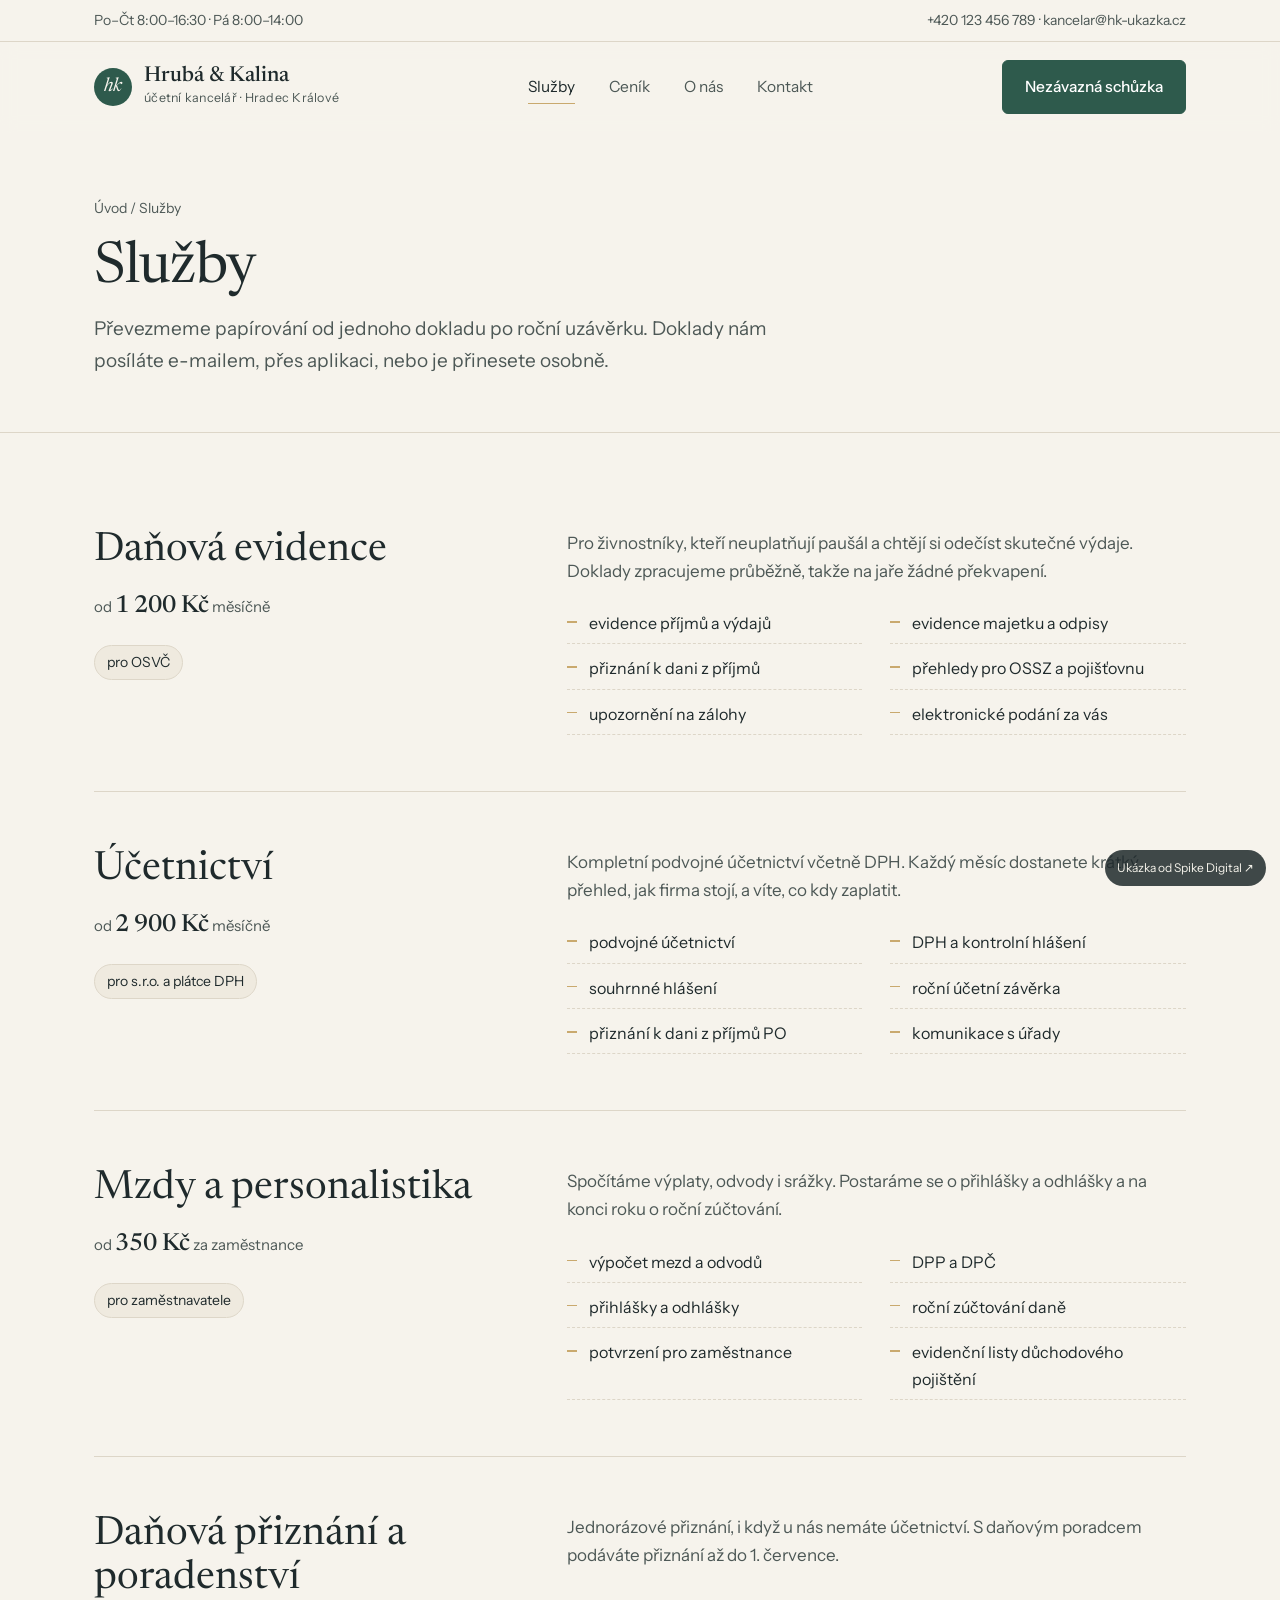
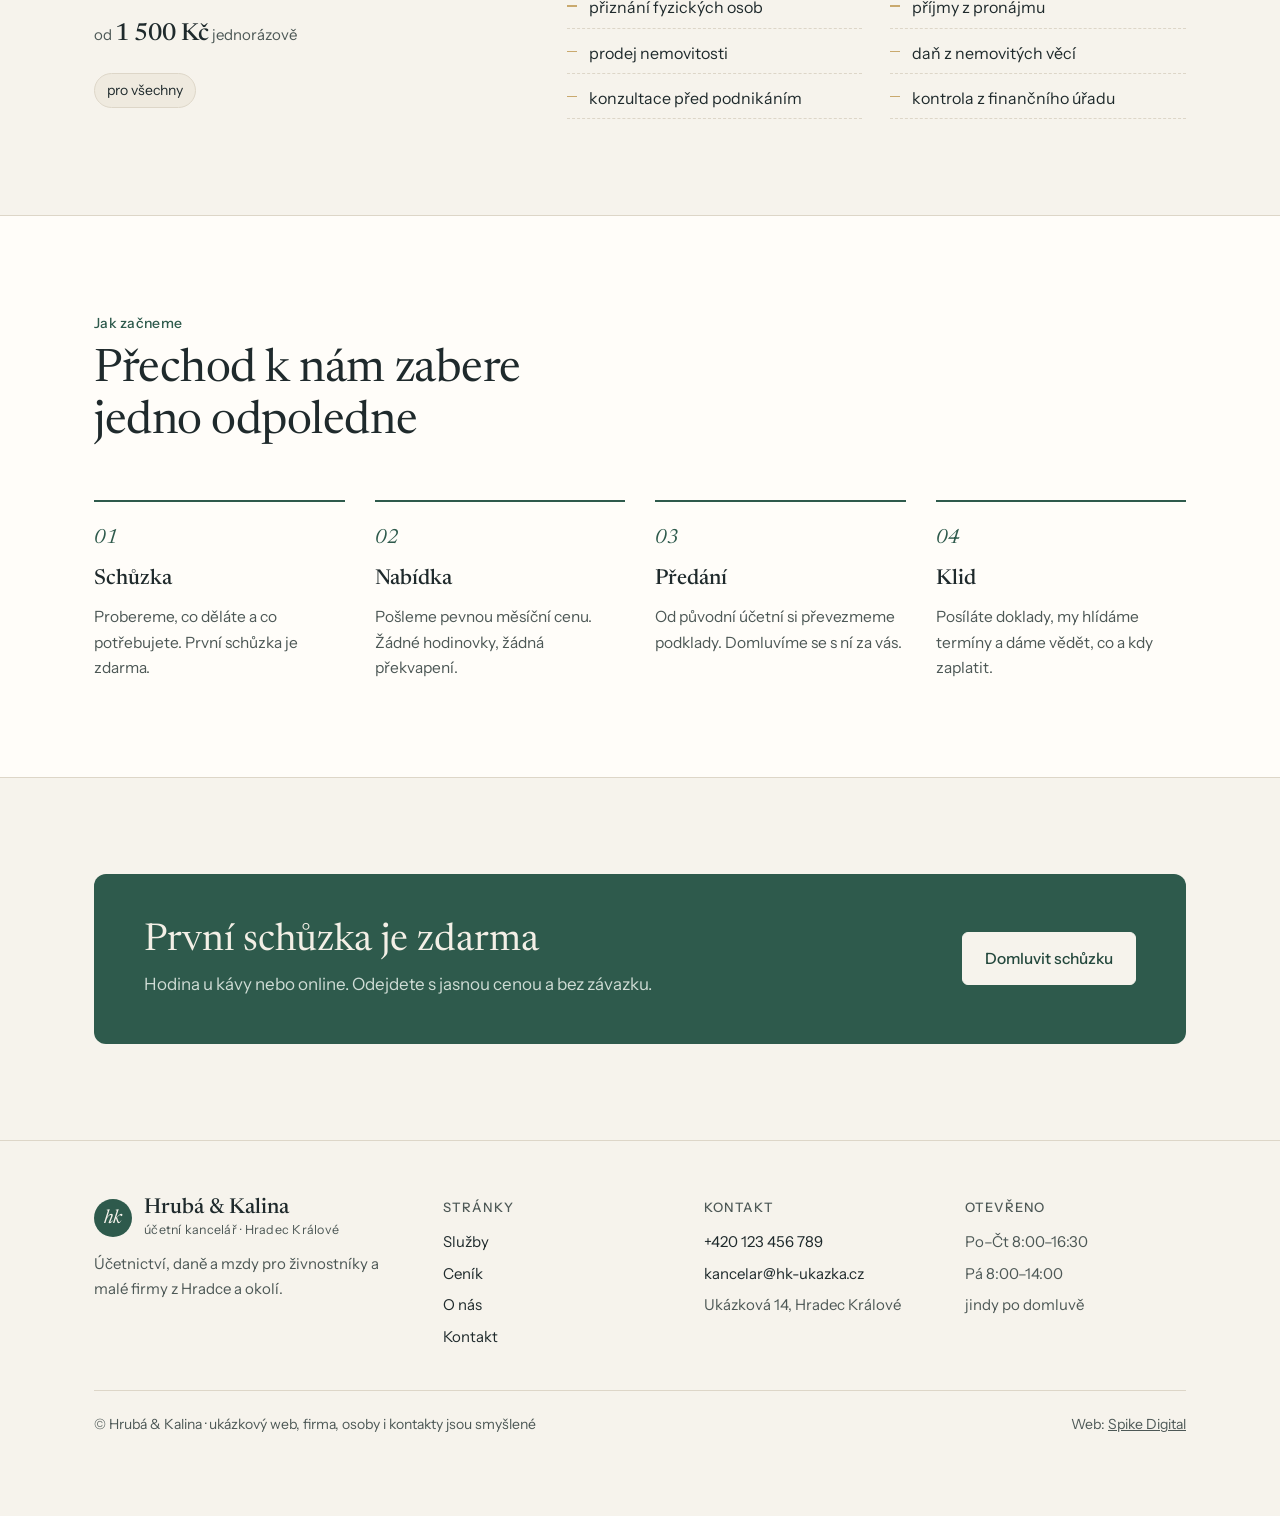
<file: ukazky/kancelar/sluzby/index.html>
<!doctype html>
<html lang="cs">
<head>
<meta charset="utf-8">
<meta name="viewport" content="width=device-width,initial-scale=1,viewport-fit=cover">
<title>Služby – Hrubá &amp; Kalina, účetní kancelář</title>
<meta name="description" content="Daňová evidence, účetnictví, mzdy a daňová přiznání v Hradci Králové.">
<meta name="robots" content="noindex">
<meta name="theme-color" content="#f6f3ec">
<link rel="preload" href="/ukazky/kancelar/newsreader.woff" as="font" type="font/woff" crossorigin>
<link rel="preload" href="/ukazky/kancelar/instrument-sans.woff" as="font" type="font/woff" crossorigin>
<link rel="stylesheet" href="/ukazky/kancelar/style.css">
</head>
<body>
<div class="topbar"><div class="wrap"><span>Po–Čt 8:00–16:30 · Pá 8:00–14:00</span><span><a href="tel:+420123456789">+420 123 456 789</a> · <a href="mailto:kancelar@hk-ukazka.cz">kancelar@hk-ukazka.cz</a></span></div></div>
<header id="hd">
  <nav class="wrap">
    <a class="logo" href="/ukazky/kancelar/"><span class="mark">hk</span><span><b>Hrubá &amp; Kalina</b><small>účetní kancelář · Hradec Králové</small></span></a>
    <ul><li><a href="/ukazky/kancelar/sluzby/" aria-current="page">Služby</a></li><li><a href="/ukazky/kancelar/cenik/">Ceník</a></li><li><a href="/ukazky/kancelar/o-nas/">O nás</a></li><li><a href="/ukazky/kancelar/kontakt/">Kontakt</a></li></ul>
    <a class="btn" href="/ukazky/kancelar/kontakt/">Nezávazná schůzka</a>
    <button class="burger" id="burger" aria-label="Menu" aria-expanded="false" aria-controls="mnav"><span></span></button>
  </nav>
  <div class="mnav" id="mnav"><div class="wrap"><ul><li><a href="/ukazky/kancelar/">Úvod</a></li><li><a href="/ukazky/kancelar/sluzby/" aria-current="page">Služby</a></li><li><a href="/ukazky/kancelar/cenik/">Ceník</a></li><li><a href="/ukazky/kancelar/o-nas/">O nás</a></li><li><a href="/ukazky/kancelar/kontakt/">Kontakt</a></li></ul><a class="btn" href="/ukazky/kancelar/kontakt/">Nezávazná schůzka</a></div></div>
</header>
<main>
<div class="phead"><div class="wrap fade"><div class="crumbs"><a href="/ukazky/kancelar/">Úvod</a> / Služby</div><h1>Služby</h1><p class="lead">Převezmeme papírování od jednoho dokladu po roční uzávěrku. Doklady nám posíláte e-mailem, přes aplikaci, nebo je přinesete osobně.</p></div></div>
<section>
  <div class="wrap">
    <div class="srv fade" id="evidence"><div><h2>Daňová evidence</h2><span class="from">od <b>1 200 Kč</b> měsíčně</span><br><span class="for">pro OSVČ</span></div>
      <div><p>Pro živnostníky, kteří neuplatňují paušál a chtějí si odečíst skutečné výdaje. Doklady zpracujeme průběžně, takže na jaře žádné překvapení.</p>
      <ul><li>evidence příjmů a výdajů</li><li>evidence majetku a odpisy</li><li>přiznání k dani z příjmů</li><li>přehledy pro OSSZ a pojišťovnu</li><li>upozornění na zálohy</li><li>elektronické podání za vás</li></ul></div></div>
    <div class="srv fade" id="ucetnictvi"><div><h2>Účetnictví</h2><span class="from">od <b>2 900 Kč</b> měsíčně</span><br><span class="for">pro s.r.o. a plátce DPH</span></div>
      <div><p>Kompletní podvojné účetnictví včetně DPH. Každý měsíc dostanete krátký přehled, jak firma stojí, a víte, co kdy zaplatit.</p>
      <ul><li>podvojné účetnictví</li><li>DPH a kontrolní hlášení</li><li>souhrnné hlášení</li><li>roční účetní závěrka</li><li>přiznání k dani z příjmů PO</li><li>komunikace s úřady</li></ul></div></div>
    <div class="srv fade" id="mzdy"><div><h2>Mzdy a personalistika</h2><span class="from">od <b>350 Kč</b> za zaměstnance</span><br><span class="for">pro zaměstnavatele</span></div>
      <div><p>Spočítáme výplaty, odvody i srážky. Postaráme se o přihlášky a odhlášky a na konci roku o roční zúčtování.</p>
      <ul><li>výpočet mezd a odvodů</li><li>DPP a DPČ</li><li>přihlášky a odhlášky</li><li>roční zúčtování daně</li><li>potvrzení pro zaměstnance</li><li>evidenční listy důchodového pojištění</li></ul></div></div>
    <div class="srv fade" id="dane"><div><h2>Daňová přiznání a poradenství</h2><span class="from">od <b>1 500 Kč</b> jednorázově</span><br><span class="for">pro všechny</span></div>
      <div><p>Jednorázové přiznání, i když u nás nemáte účetnictví. S daňovým poradcem podáváte přiznání až do 1. července.</p>
      <ul><li>přiznání fyzických osob</li><li>příjmy z pronájmu</li><li>prodej nemovitosti</li><li>daň z nemovitých věcí</li><li>konzultace před podnikáním</li><li>kontrola z finančního úřadu</li></ul></div></div>
  </div>
</section>
<section class="alt">
  <div class="wrap">
    <div class="sh fade"><span class="kicker">Jak začneme</span><h2 class="t">Přechod k nám zabere jedno odpoledne</h2></div>
    <div class="how">
      <div class="fade"><h3>Schůzka</h3><p>Probereme, co děláte a co potřebujete. První schůzka je zdarma.</p></div>
      <div class="fade"><h3>Nabídka</h3><p>Pošleme pevnou měsíční cenu. Žádné hodinovky, žádná překvapení.</p></div>
      <div class="fade"><h3>Předání</h3><p>Od původní účetní si převezmeme podklady. Domluvíme se s ní za vás.</p></div>
      <div class="fade"><h3>Klid</h3><p>Posíláte doklady, my hlídáme termíny a dáme vědět, co a kdy zaplatit.</p></div>
    </div>
  </div>
</section>
<section><div class="wrap"><div class="band fade"><div><h2>První schůzka je zdarma</h2><p>Hodina u kávy nebo online. Odejdete s jasnou cenou a bez závazku.</p></div><a class="btn" href="/ukazky/kancelar/kontakt/">Domluvit schůzku</a></div></div></section>
</main>
<footer class="site"><div class="wrap">
  <div class="fgrid">
    <div><a class="logo" href="/ukazky/kancelar/"><span class="mark">hk</span><span><b>Hrubá &amp; Kalina</b><small>účetní kancelář · Hradec Králové</small></span></a><p>Účetnictví, daně a mzdy pro živnostníky a malé firmy z Hradce a okolí.</p></div>
    <div><h4>Stránky</h4><ul><li><a href="/ukazky/kancelar/sluzby/">Služby</a></li><li><a href="/ukazky/kancelar/cenik/">Ceník</a></li><li><a href="/ukazky/kancelar/o-nas/">O nás</a></li><li><a href="/ukazky/kancelar/kontakt/">Kontakt</a></li></ul></div>
    <div><h4>Kontakt</h4><ul><li><a href="tel:+420123456789">+420 123 456 789</a></li><li><a href="mailto:kancelar@hk-ukazka.cz">kancelar@hk-ukazka.cz</a></li><li>Ukázková 14, Hradec Králové</li></ul></div>
    <div><h4>Otevřeno</h4><ul><li>Po–Čt 8:00–16:30</li><li>Pá 8:00–14:00</li><li>jindy po domluvě</li></ul></div>
  </div>
  <div class="fbot"><span>© Hrubá &amp; Kalina · ukázkový web, firma, osoby i kontakty jsou smyšlené</span><span>Web: <a href="/">Spike Digital</a></span></div>
</div></footer>
<a class="demo" href="/">Ukázka od Spike Digital ↗</a>
<script src="/ukazky/kancelar/app.js" defer></script>
</body>
</html>
</file>
<file: fonts/fonts.css>
/* Písma hostovaná přímo na webu (SIL Open Font License, viz OFL-licence.txt) */
@font-face{font-family:"Unbounded";src:url("unbounded.woff") format("woff");font-weight:200 900;font-style:normal;font-display:swap}
@font-face{font-family:"Outfit";src:url("outfit.woff") format("woff");font-weight:100 900;font-style:normal;font-display:swap}
@font-face{font-family:"JetBrains Mono";src:url("jetbrains-mono.woff") format("woff");font-weight:400 500;font-style:normal;font-display:swap}
@font-face{font-family:"Fraunces";src:url("fraunces.woff") format("woff");font-weight:600;font-style:normal;font-display:swap}
@font-face{font-family:"Fraunces";src:url("fraunces-italic.woff") format("woff");font-weight:600;font-style:italic;font-display:swap}
</file>
<file: ukazky/kancelar/style.css>
@font-face{font-family:"Newsreader";src:url("newsreader.woff") format("woff");font-weight:400 500;font-style:normal;font-display:swap}
@font-face{font-family:"Newsreader";src:url("newsreader-italic.woff") format("woff");font-weight:400;font-style:italic;font-display:swap}
@font-face{font-family:"Instrument Sans";src:url("instrument-sans.woff") format("woff");font-weight:400 600;font-display:swap}
:root{
  --paper:#f6f3ec; --paper-2:#efeadf; --white:#fffdf9; --ink:#1f2a2c; --ink-2:#4d5856; --line:#ddd6c8;
  --green:#2e5a4c; --green-2:#24483d; --sand:#c9a96e;
  --serif:"Newsreader",Georgia,"Times New Roman",serif;
  --sans:"Instrument Sans",system-ui,-apple-system,"Segoe UI",sans-serif;
}
*{box-sizing:border-box}

body{margin:0;background:var(--paper);color:var(--ink);font-family:var(--sans);font-size:17px;line-height:1.65;-webkit-font-smoothing:antialiased}
a{color:inherit}
.wrap{max-width:1140px;margin:0 auto;padding-inline:max(24px,env(safe-area-inset-left,0px))}
:focus-visible{outline:2px solid var(--green);outline-offset:3px}

.topbar{border-bottom:1px solid var(--line);font-size:14px;color:var(--ink-2)}
.topbar .wrap{display:flex;justify-content:space-between;gap:16px;padding-block:9px;flex-wrap:wrap}
.topbar a{text-decoration:none}
.topbar a:hover{color:var(--green)}
header{position:sticky;top:0;z-index:20;background:rgba(246,243,236,.92);backdrop-filter:blur(8px);-webkit-backdrop-filter:blur(8px);border-bottom:1px solid transparent;transition:border-color .3s}
header.sc{border-bottom-color:var(--line)}
nav{display:flex;align-items:center;justify-content:space-between;gap:20px;padding-block:18px}
.logo{display:flex;align-items:center;gap:12px;text-decoration:none}
.mark{width:38px;height:38px;border-radius:50%;background:var(--green);color:var(--paper);display:grid;place-items:center;font-family:var(--serif);font-size:19px;font-style:italic;letter-spacing:-.03em}
.logo b{display:block;font-family:var(--serif);font-weight:500;font-size:21px;line-height:1.1}
.logo small{display:block;font-size:12.5px;color:var(--ink-2);letter-spacing:.02em}
nav ul{display:flex;gap:34px;list-style:none;margin:0;padding:0;font-size:15.5px}
nav ul a{text-decoration:none;color:var(--ink-2);transition:color .2s}
nav ul a:hover{color:var(--ink)}
.btn{display:inline-flex;align-items:center;justify-content:center;gap:8px;padding:13px 22px;border-radius:6px;background:var(--green);color:#fff;text-decoration:none;font-weight:500;font-size:15.5px;border:1px solid var(--green);transition:background .25s}
.btn:hover{background:var(--green-2)}
.btn.ghost{background:transparent;color:var(--ink);border-color:var(--line)}
.btn.ghost:hover{border-color:var(--ink);background:transparent}


.hero{padding-block:84px 96px}
.hero .wrap{display:grid;grid-template-columns:1.25fr .9fr;gap:70px;align-items:center}
.kicker{font-size:14px;color:var(--green);font-weight:500;letter-spacing:.02em}
h1{font-family:var(--serif);font-weight:400;font-size:clamp(40px,5.4vw,66px);line-height:1.06;letter-spacing:-.015em;margin:16px 0 22px;text-wrap:balance}
h1 em{font-style:italic;color:var(--green)}
.lead{font-size:19px;color:var(--ink-2);max-width:31em;margin:0 0 32px}
.ctas{display:flex;gap:12px;flex-wrap:wrap}
.trust{display:flex;gap:28px;flex-wrap:wrap;margin-top:44px;padding-top:24px;border-top:1px solid var(--line);font-size:14.5px;color:var(--ink-2)}
.trust b{display:block;font-family:var(--serif);font-weight:500;font-size:26px;color:var(--ink);line-height:1.1}

.sheet{background:var(--white);border:1px solid var(--line);border-radius:10px;padding:28px 28px 22px;box-shadow:0 30px 60px -40px rgba(31,42,44,.35);position:relative}
.sheet::before{content:"";position:absolute;inset:10px -10px -10px 10px;border:1px solid var(--line);border-radius:10px;z-index:-1;background:var(--paper-2)}
.sheet h2{font-family:var(--serif);font-weight:500;font-size:21px;margin:0 0 2px}
.sheet .sm{font-size:13.5px;color:var(--ink-2);margin:0 0 18px}
.task{display:flex;gap:12px;align-items:flex-start;padding:12px 0;border-top:1px solid var(--line);font-size:15.5px}
.task i{flex:none;width:20px;height:20px;border-radius:50%;border:1.5px solid var(--green);display:grid;place-items:center;margin-top:2px}
.task.done i{background:var(--green)}
.task.done i::after{content:"";width:9px;height:5px;border:2px solid #fff;border-top:0;border-right:0;transform:rotate(-45deg) translate(1px,-1px)}
.task span small{display:block;color:var(--ink-2);font-size:13px}
.task .d{margin-left:auto;font-size:13px;color:var(--ink-2);white-space:nowrap}
@media (max-width:900px){.hero .wrap{grid-template-columns:1fr;gap:50px}.hero{padding-block:50px 70px}}

section{padding-block:96px}
.alt{background:var(--white);border-block:1px solid var(--line)}
.sh{max-width:40em;margin-bottom:52px}
.sh .kicker{display:block}
h2.t{font-family:var(--serif);font-weight:400;font-size:clamp(32px,3.8vw,46px);line-height:1.12;letter-spacing:-.01em;margin:10px 0 14px;text-wrap:balance}
.sh p{color:var(--ink-2);margin:0}

.svc{display:grid;grid-template-columns:repeat(3,1fr);gap:0;border-top:1px solid var(--line)}
.svc article{padding:34px 34px 34px 0;border-bottom:1px solid var(--line)}
.svc article+article{padding-left:34px;border-left:1px solid var(--line)}
.svc h3{font-family:var(--serif);font-weight:500;font-size:24px;margin:0 0 10px}
.svc p{margin:0 0 18px;color:var(--ink-2)}
.svc ul{list-style:none;padding:0;margin:0 0 22px;font-size:15.5px}
.svc li{padding:5px 0 5px 22px;position:relative}
.svc li::before{content:"";position:absolute;left:0;top:14px;width:10px;height:1.5px;background:var(--sand)}
.svc .from{font-size:14.5px;color:var(--ink-2)}
.svc .from b{font-family:var(--serif);font-weight:500;font-size:22px;color:var(--ink)}
@media (max-width:900px){.svc{grid-template-columns:1fr}.svc article,.svc article+article{padding:28px 0;border-left:0}}

.how{display:grid;grid-template-columns:repeat(4,1fr);gap:30px;counter-reset:s}
.how div{border-top:2px solid var(--green);padding-top:20px}
.how div::before{counter-increment:s;content:"0" counter(s);font-family:var(--serif);font-style:italic;color:var(--green);font-size:20px}
.how h3{font-family:var(--serif);font-weight:500;font-size:21px;margin:8px 0 6px}
.how p{margin:0;color:var(--ink-2);font-size:15.5px}
@media (max-width:900px){.how{grid-template-columns:1fr 1fr}}
@media (max-width:560px){.how{grid-template-columns:1fr}}

.price{width:100%;border-collapse:collapse;font-size:16px}
.price th,.price td{text-align:left;padding:16px 14px;border-bottom:1px solid var(--line)}
.price th{font-weight:500;font-size:13.5px;color:var(--ink-2);text-transform:uppercase;letter-spacing:.06em}
.price td:last-child,.price th:last-child{text-align:right;white-space:nowrap;font-variant-numeric:tabular-nums}
.price td:first-child{font-weight:500}
.price tr:hover td{background:var(--paper)}
.price small{display:block;color:var(--ink-2);font-weight:400;font-size:14px}
.tablewrap{overflow-x:auto}
.note{font-size:14px;color:var(--ink-2);margin-top:16px}

.quote{display:grid;grid-template-columns:1fr 1fr;gap:28px}
blockquote{margin:0;background:var(--white);border:1px solid var(--line);border-radius:10px;padding:30px}
blockquote p{font-family:var(--serif);font-size:21px;line-height:1.45;margin:0 0 18px}
blockquote footer{font-size:14.5px;color:var(--ink-2)}
blockquote footer b{color:var(--ink);font-weight:500}
@media (max-width:800px){.quote{grid-template-columns:1fr}}

.faq{max-width:780px}
details{border-bottom:1px solid var(--line)}
summary{list-style:none;cursor:pointer;padding:22px 40px 22px 0;font-family:var(--serif);font-size:21px;position:relative}
summary::-webkit-details-marker{display:none}
summary::after{content:"";position:absolute;right:6px;top:50%;width:12px;height:12px;border-right:1.5px solid var(--ink);border-bottom:1.5px solid var(--ink);transform:translateY(-70%) rotate(45deg);transition:transform .25s}
details[open] summary::after{transform:translateY(-30%) rotate(-135deg)}
details p{margin:0 0 22px;color:var(--ink-2);max-width:40em}

.team{display:grid;grid-template-columns:repeat(3,1fr);gap:28px}
.person{display:flex;gap:18px;align-items:center}
.person .av{flex:none;width:64px;height:64px;border-radius:50%;background:var(--paper-2);border:1px solid var(--line);display:grid;place-items:center;font-family:var(--serif);font-size:24px;color:var(--green)}
.person b{display:block;font-weight:500}
.person span{font-size:14.5px;color:var(--ink-2)}
@media (max-width:900px){.team{grid-template-columns:1fr}}

.contact{display:grid;grid-template-columns:.9fr 1.1fr;gap:60px}
.contact dl{margin:0;display:grid;gap:18px}
.contact dt{font-size:13.5px;color:var(--ink-2);text-transform:uppercase;letter-spacing:.06em}
.contact dd{margin:2px 0 0;font-family:var(--serif);font-size:22px}
form{display:grid;gap:16px;background:var(--white);border:1px solid var(--line);border-radius:10px;padding:30px}
.row{display:grid;grid-template-columns:1fr 1fr;gap:16px}
label{display:grid;gap:6px;font-size:14.5px;font-weight:500}
input,select,textarea{font:inherit;font-size:16px;padding:12px 14px;border:1px solid var(--line);border-radius:6px;background:var(--paper);color:var(--ink);width:100%}
input:focus,select:focus,textarea:focus{outline:none;border-color:var(--green);background:#fff}
textarea{min-height:110px;resize:vertical}
.ok{display:none;padding:12px 14px;border-radius:6px;background:#e6efe9;color:var(--green-2);font-size:15px}
@media (max-width:900px){.contact{grid-template-columns:1fr}.row{grid-template-columns:1fr}}

footer.site{border-top:1px solid var(--line);padding-block:34px;font-size:14px;color:var(--ink-2)}
footer.site .wrap{display:flex;justify-content:space-between;gap:16px;flex-wrap:wrap}
.demo{position:fixed;right:max(14px,env(safe-area-inset-right,0px));bottom:calc(14px + env(safe-area-inset-bottom,0px));z-index:30;font-size:12px;background:var(--ink);color:var(--paper);padding:8px 12px;border-radius:999px;text-decoration:none;opacity:.85}
.demo:hover{opacity:1}
.fade{opacity:0;transform:translateY(14px);transition:opacity .8s ease, transform .8s ease}
.fade.in{opacity:1;transform:none}
@media (prefers-reduced-motion:reduce){.fade{opacity:1;transform:none;transition:none}html{scroll-behavior:auto}}
@view-transition{navigation:auto}
button{font:inherit}
@media (max-width:560px){.topbar .wrap>span:first-child{display:none}.topbar .wrap{justify-content:center}}
::view-transition-old(root),::view-transition-new(root){animation-duration:.28s}
nav ul a{position:relative;padding-block:6px}
nav ul a[aria-current="page"]{color:var(--ink)}
nav ul a[aria-current="page"]::after{content:"";position:absolute;left:0;right:0;bottom:-2px;height:1.5px;background:var(--sand)}
.burger{display:none;width:44px;height:44px;border:1px solid var(--line);border-radius:6px;background:transparent;cursor:pointer;place-items:center;padding:0}
.burger span,.burger span::before,.burger span::after{display:block;width:18px;height:1.5px;background:var(--ink);position:relative;transition:transform .25s,background .25s}
.burger span::before,.burger span::after{content:"";position:absolute;left:0}
.burger span::before{top:-6px}.burger span::after{top:6px}
.open .burger span{background:transparent}
.open .burger span::before{transform:translateY(6px) rotate(45deg)}
.open .burger span::after{transform:translateY(-6px) rotate(-45deg)}
.mnav{display:none}
@media (max-width:880px){
  nav ul,nav .btn{display:none}
  .burger{display:grid}
  .mnav{display:block;max-height:0;overflow:hidden;transition:max-height .35s ease;border-top:1px solid transparent}
  .open .mnav{max-height:640px;border-top-color:var(--line)}
  .mnav ul{list-style:none;margin:0;padding:8px 0 22px}
  .mnav li a{display:block;padding:14px 0;font-family:var(--serif);font-size:24px;text-decoration:none;border-bottom:1px solid var(--line)}
  .mnav li a[aria-current="page"]{color:var(--green)}
  .mnav .btn{display:flex;margin-top:20px}
}

/* page head (subpages) */
.phead{padding-block:64px 56px;border-bottom:1px solid var(--line)}
.crumbs{font-size:14px;color:var(--ink-2);margin-bottom:18px}
.crumbs a{text-decoration:none}.crumbs a:hover{color:var(--green)}
.phead h1{font-size:clamp(38px,4.6vw,58px);margin:0 0 14px}
.phead .lead{margin:0;max-width:36em}
@media (max-width:700px){.phead{padding-block:40px 38px}}

/* home: service cards */
.cards{display:grid;grid-template-columns:repeat(3,1fr);gap:24px}
.card{display:flex;flex-direction:column;background:var(--white);border:1px solid var(--line);border-radius:10px;padding:30px;text-decoration:none;transition:border-color .25s,transform .25s}
.card:hover{border-color:var(--green);transform:translateY(-3px)}
.card h3{font-family:var(--serif);font-weight:500;font-size:24px;margin:0 0 8px}
.card p{margin:0 0 22px;color:var(--ink-2);font-size:16px}
.card .more{margin-top:auto;font-size:15px;color:var(--green);font-weight:500}
@media (max-width:900px){.cards{grid-template-columns:1fr}}

.band{background:var(--green);color:#f3efe6;border-radius:12px;padding:46px 50px;display:flex;justify-content:space-between;align-items:center;gap:30px;flex-wrap:wrap}
.band h2{font-family:var(--serif);font-weight:400;font-size:clamp(28px,3vw,38px);line-height:1.15;margin:0 0 6px}
.band p{margin:0;color:#cfdcd5}
.band .btn{background:#f6f3ec;color:var(--green-2);border-color:#f6f3ec}
.band .btn:hover{background:#fff}
@media (max-width:600px){.band{padding:34px 26px}}

/* services page */
.srv{display:grid;grid-template-columns:.8fr 1.2fr;gap:60px;padding-block:56px;border-bottom:1px solid var(--line);scroll-margin-top:90px}
.srv:first-child{padding-top:0}
.srv:last-child{border-bottom:0;padding-bottom:0}
.srv h2{font-family:var(--serif);font-weight:400;font-size:clamp(30px,3.2vw,40px);line-height:1.1;margin:0 0 14px}
.srv .from{font-size:15px;color:var(--ink-2)}
.srv .from b{font-family:var(--serif);font-weight:500;font-size:24px;color:var(--ink)}
.srv .for{display:inline-block;margin-top:18px;font-size:14px;background:var(--paper-2);border:1px solid var(--line);border-radius:999px;padding:5px 12px}
.srv p{margin:0 0 18px;color:var(--ink-2)}
.srv ul{list-style:none;padding:0;margin:0;display:grid;grid-template-columns:1fr 1fr;gap:4px 28px;font-size:16px}
.srv li{padding:7px 0 7px 22px;position:relative;border-bottom:1px dashed var(--line)}
.srv li::before{content:"";position:absolute;left:0;top:18px;width:10px;height:1.5px;background:var(--sand)}
@media (max-width:860px){.srv{grid-template-columns:1fr;gap:20px}.srv ul{grid-template-columns:1fr}}

/* price page */
@media (max-width:640px){.price thead{display:none}.price tr{display:grid;grid-template-columns:1fr auto;gap:2px 16px;padding:14px 0;border-bottom:1px solid var(--line)}.price td{border:0;padding:0}.price td:nth-child(2){grid-row:2;font-size:14.5px;color:var(--ink-2)}.price td:last-child{grid-row:1/3;grid-column:2;align-self:center}.price tr:hover td{background:none}}
.incl{display:grid;grid-template-columns:repeat(3,1fr);gap:24px;margin-top:48px}
.incl div{border-top:2px solid var(--sand);padding-top:16px}
.incl h3{font-family:var(--serif);font-weight:500;font-size:20px;margin:0 0 6px}
.incl p{margin:0;color:var(--ink-2);font-size:15.5px}
@media (max-width:800px){.incl{grid-template-columns:1fr}}
.two{display:grid;grid-template-columns:.75fr 1.25fr;gap:60px}
@media (max-width:900px){.two{grid-template-columns:1fr;gap:20px}}

/* about */
.story{display:grid;grid-template-columns:1fr 1fr;gap:60px;align-items:start}
.story p{margin:0 0 18px;color:var(--ink-2)}
.story .big{font-family:var(--serif);font-size:clamp(24px,2.4vw,30px);line-height:1.35;color:var(--ink);margin:0}
.facts{display:grid;grid-template-columns:repeat(3,1fr);gap:24px;margin-top:56px;padding-top:30px;border-top:1px solid var(--line)}
.facts b{display:block;font-family:var(--serif);font-weight:400;font-size:44px;line-height:1;color:var(--green);margin-bottom:6px}
.facts span{color:var(--ink-2);font-size:15.5px}
@media (max-width:800px){.story{grid-template-columns:1fr;gap:10px}.facts{grid-template-columns:1fr 1fr}}
.team2{display:grid;grid-template-columns:repeat(3,1fr);gap:24px}
.member{background:var(--white);border:1px solid var(--line);border-radius:10px;padding:28px}
.member .av{width:72px;height:72px;border-radius:50%;background:var(--paper-2);border:1px solid var(--line);display:grid;place-items:center;font-family:var(--serif);font-size:26px;color:var(--green);margin-bottom:18px}
.member b{display:block;font-weight:500;font-size:17.5px}
.member .role{display:block;font-size:14.5px;color:var(--green);margin-bottom:12px}
.member p{margin:0;color:var(--ink-2);font-size:15.5px}
@media (max-width:900px){.team2{grid-template-columns:1fr}}

/* contact */
.hours{width:100%;border-collapse:collapse;font-size:16px;margin-top:6px}
.hours td{padding:9px 0;border-bottom:1px solid var(--line)}
.hours td:last-child{text-align:right;font-variant-numeric:tabular-nums}
.hours tr.today td{color:var(--green);font-weight:600}
.way{display:grid;grid-template-columns:repeat(3,1fr);gap:24px}
.way div{background:var(--white);border:1px solid var(--line);border-radius:10px;padding:24px}
.way h3{font-family:var(--serif);font-weight:500;font-size:20px;margin:0 0 6px}
.way p{margin:0;color:var(--ink-2);font-size:15.5px}
@media (max-width:800px){.way{grid-template-columns:1fr}}
.status{display:inline-flex;align-items:center;gap:8px;font-size:14.5px;margin-top:22px}
.status i{width:8px;height:8px;border-radius:50%;background:#9aa39f}
.status.on i{background:#3c9a6b;box-shadow:0 0 0 4px rgba(60,154,107,.15)}

/* footer */
footer.site{padding-block:0;font-size:15px}
footer.site .wrap{display:block}
.fgrid{display:grid;grid-template-columns:1.4fr 1fr 1fr 1fr;gap:40px;padding-block:56px 40px}
.fgrid h4{font-size:13px;text-transform:uppercase;letter-spacing:.07em;color:var(--ink-2);font-weight:500;margin:0 0 12px}
.fgrid ul{list-style:none;margin:0;padding:0;display:grid;gap:7px}
.fgrid a{text-decoration:none;color:var(--ink)}.fgrid a:hover{color:var(--green)}
.fgrid p{margin:12px 0 0;color:var(--ink-2);max-width:22em}
.fbot{display:flex;justify-content:space-between;gap:16px;flex-wrap:wrap;border-top:1px solid var(--line);padding-block:22px 80px;font-size:14px;color:var(--ink-2)}
@media (max-width:900px){.fgrid{grid-template-columns:1fr 1fr}}
@media (max-width:520px){.fgrid{grid-template-columns:1fr}}
main{animation:pagein .5s ease both}
@keyframes pagein{from{opacity:0;transform:translateY(6px)}to{opacity:1;transform:none}}
@media (prefers-reduced-motion:reduce){main{animation:none}.card:hover{transform:none}}
</file>
